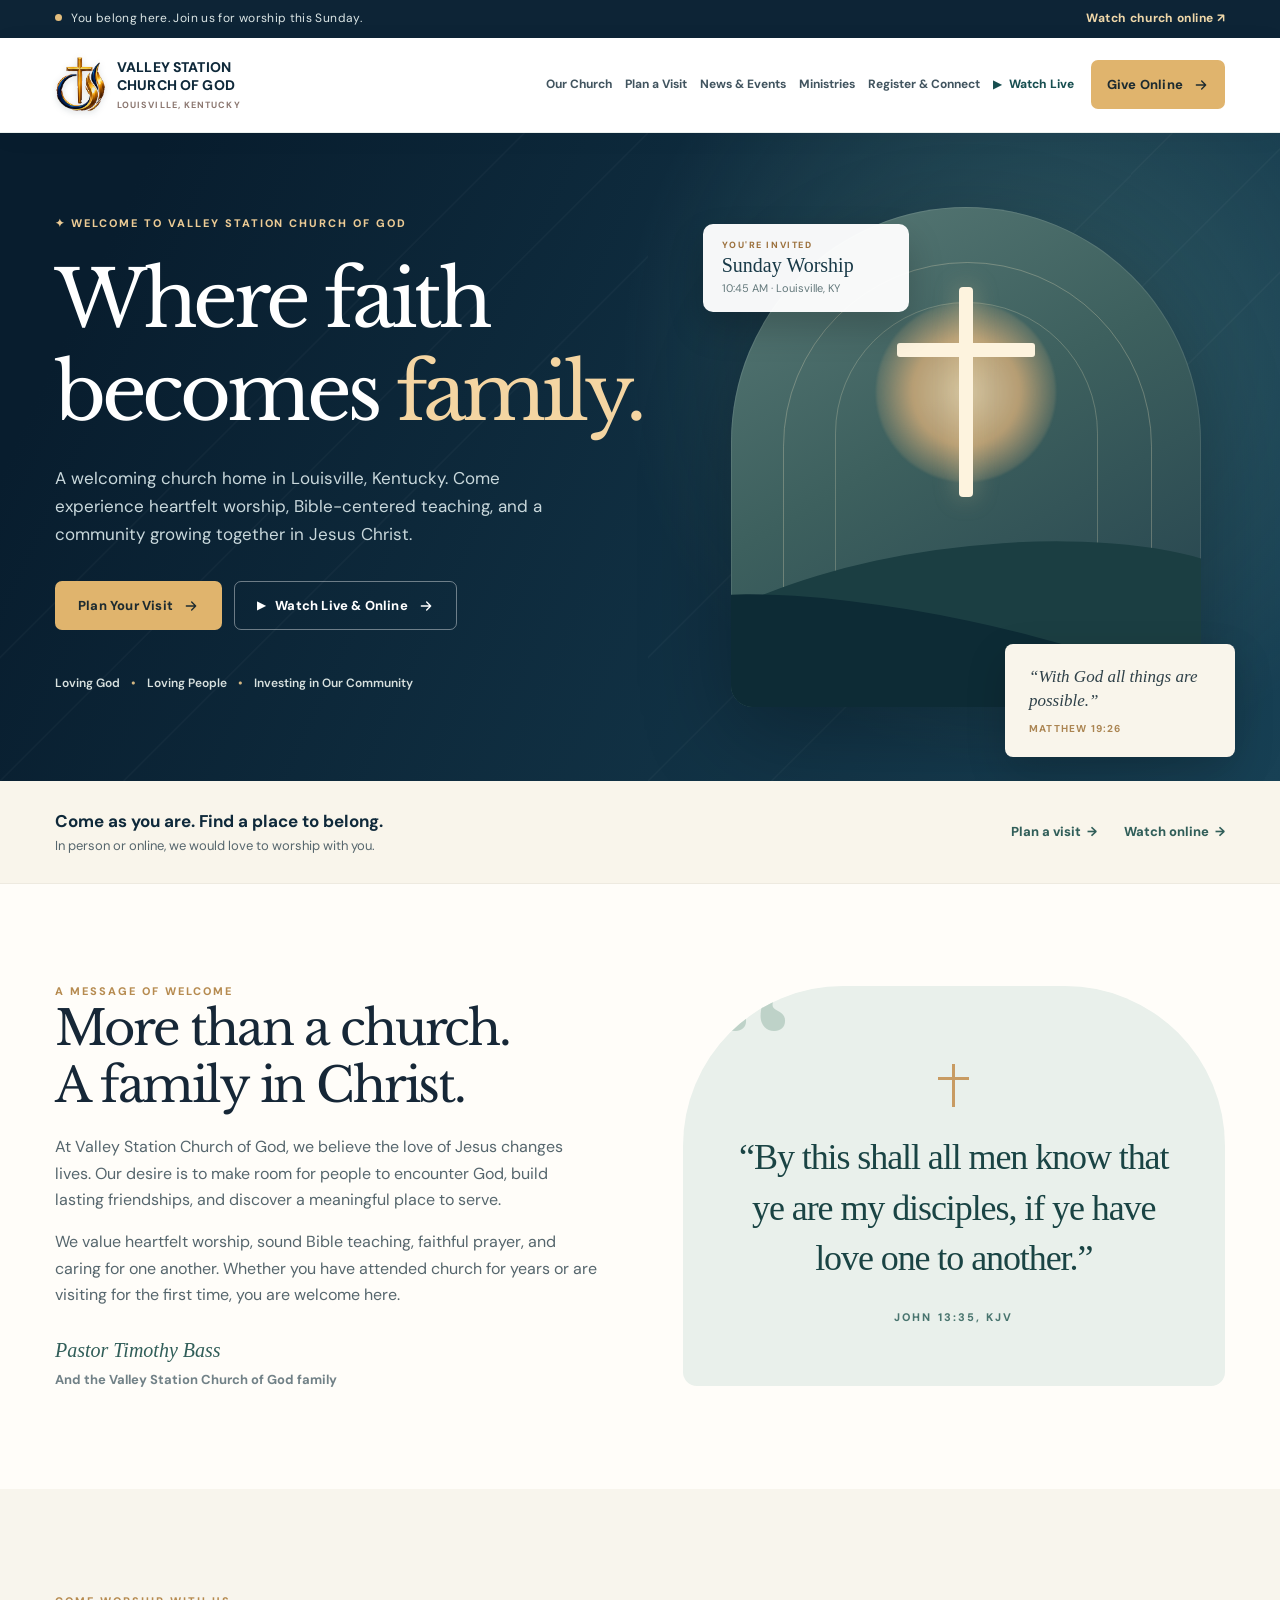
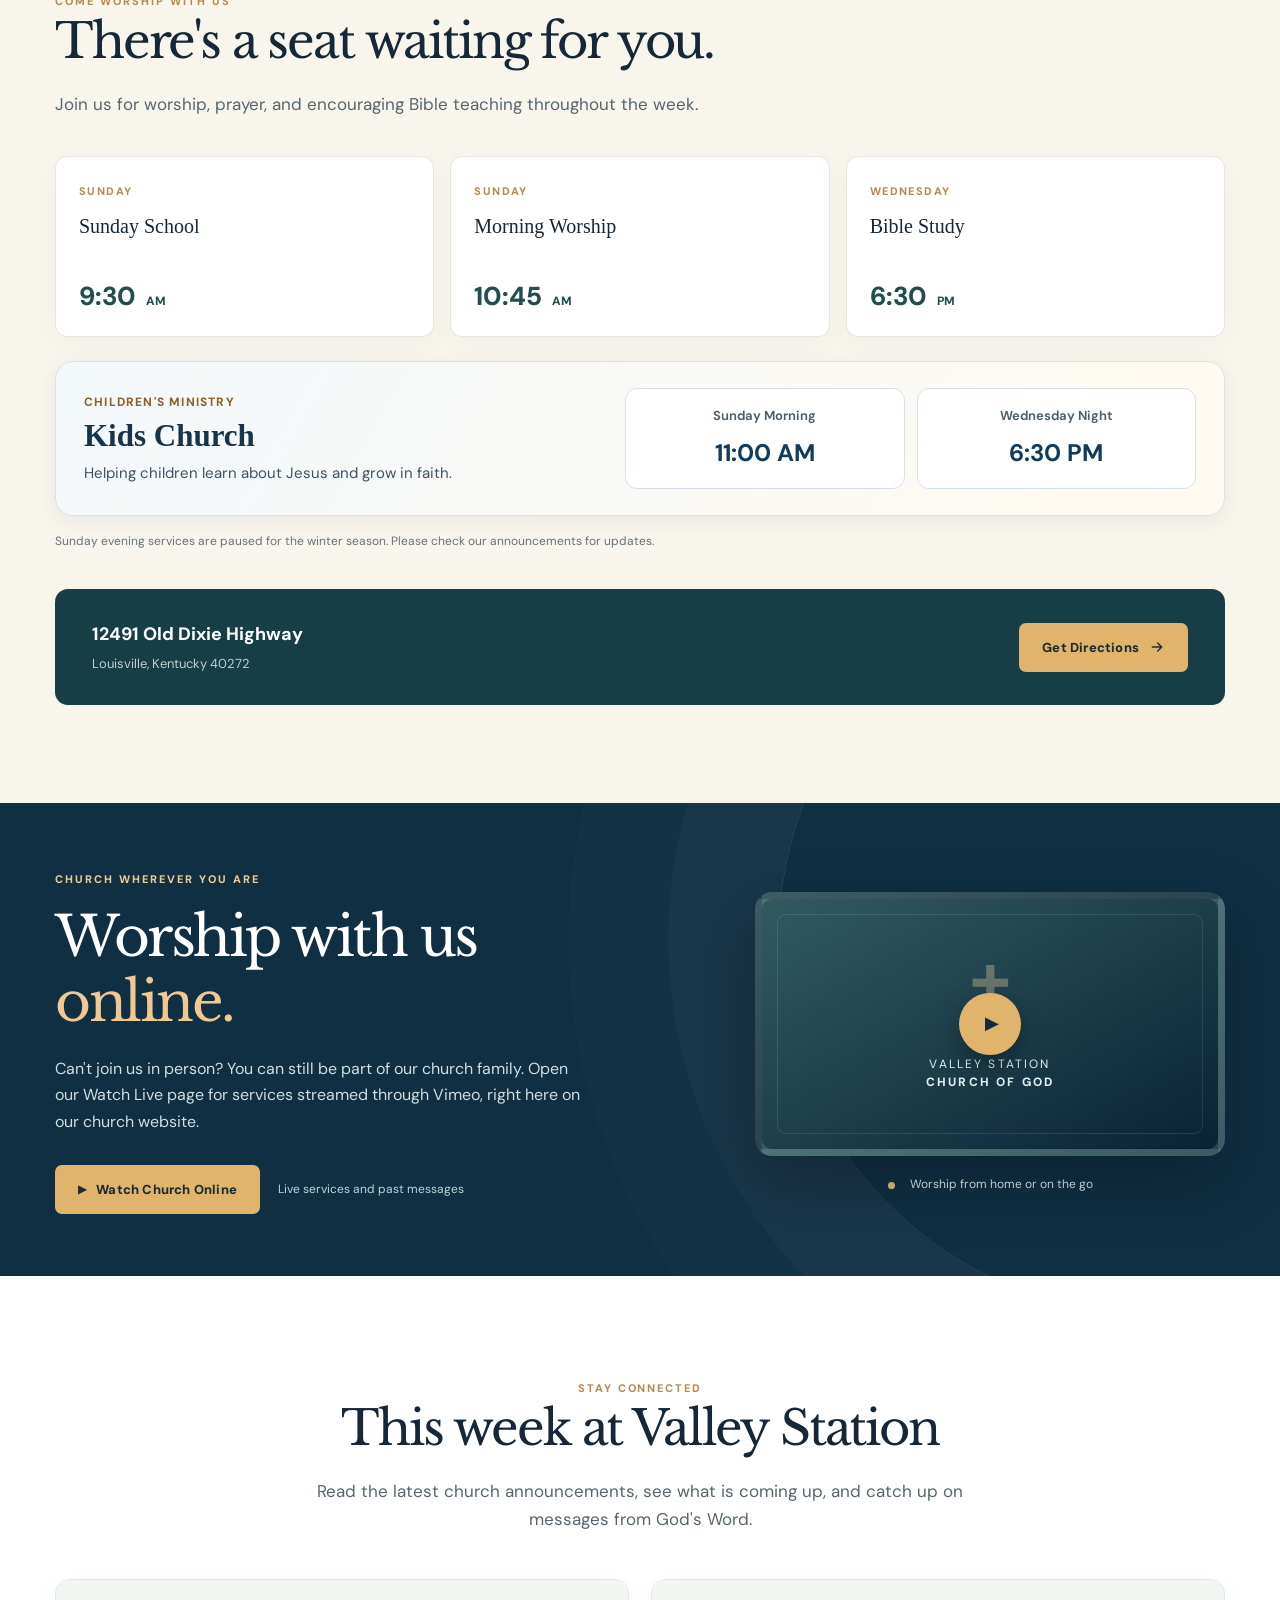
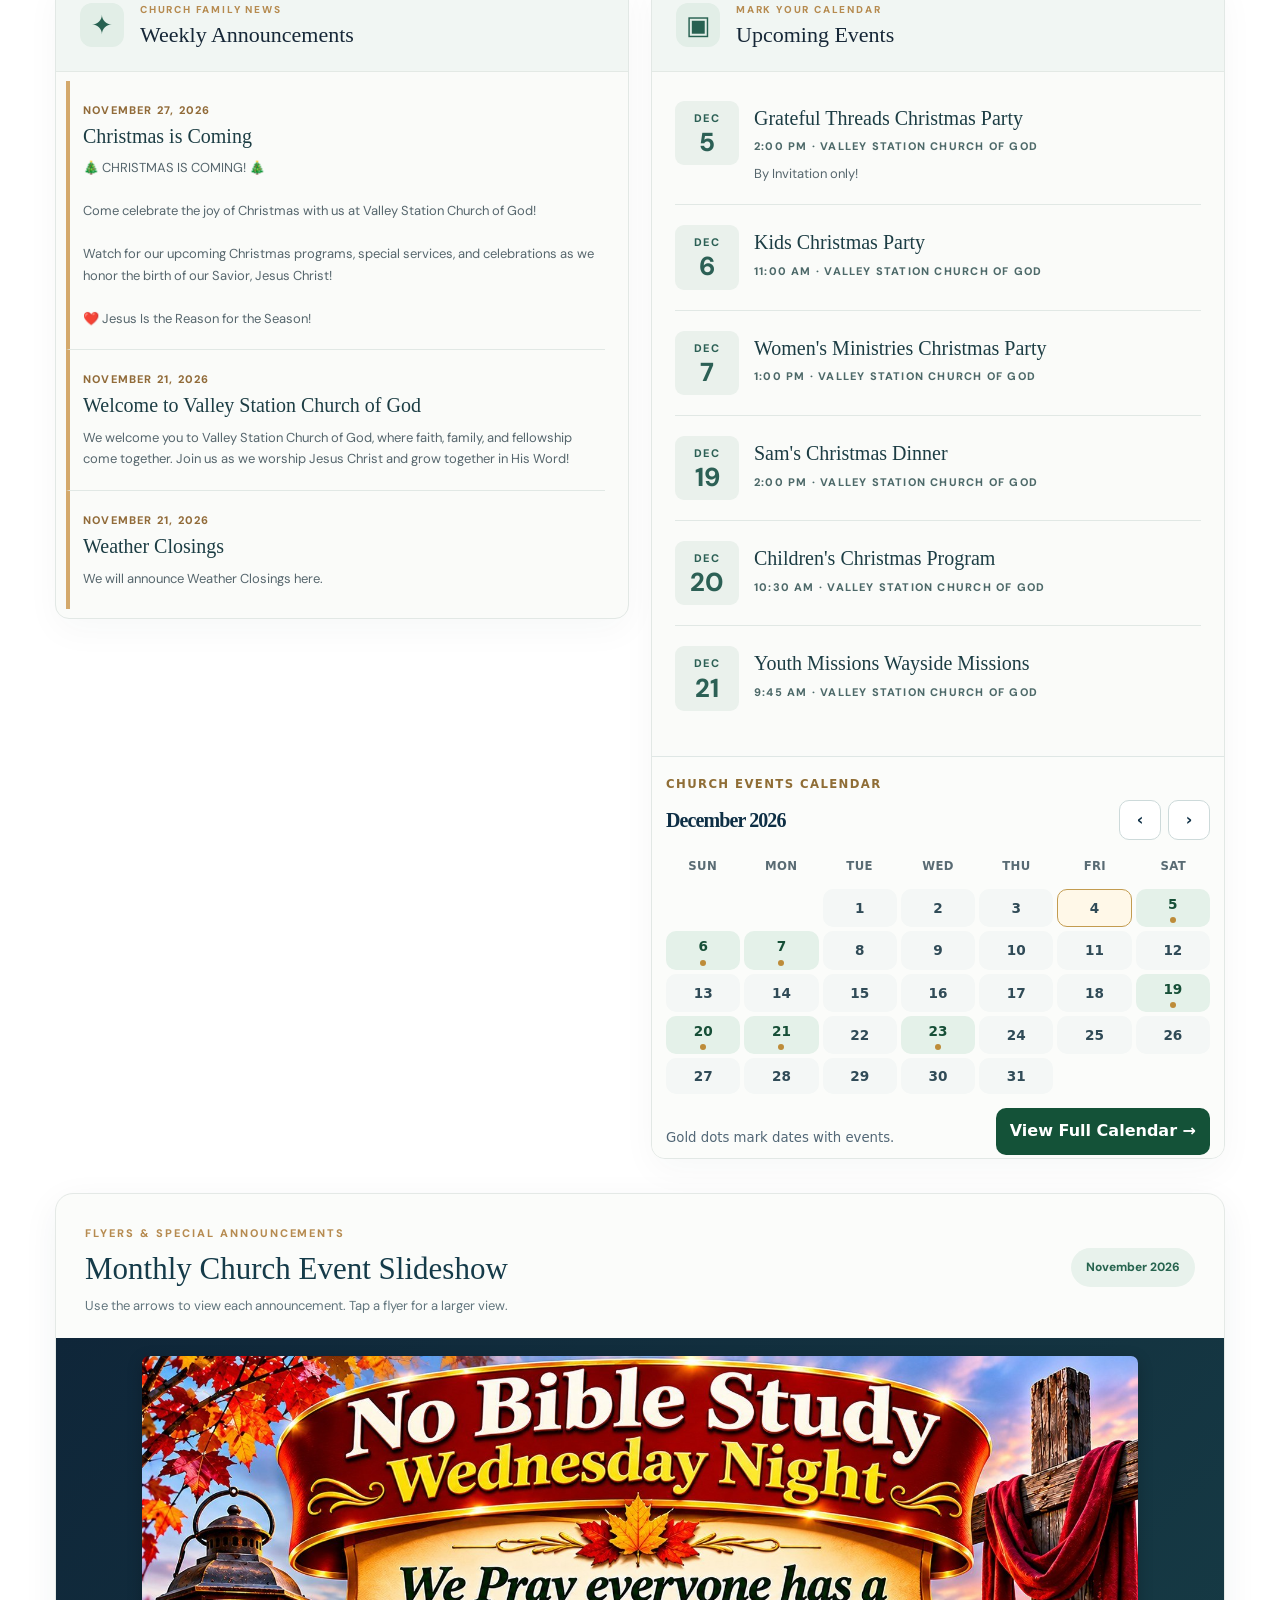
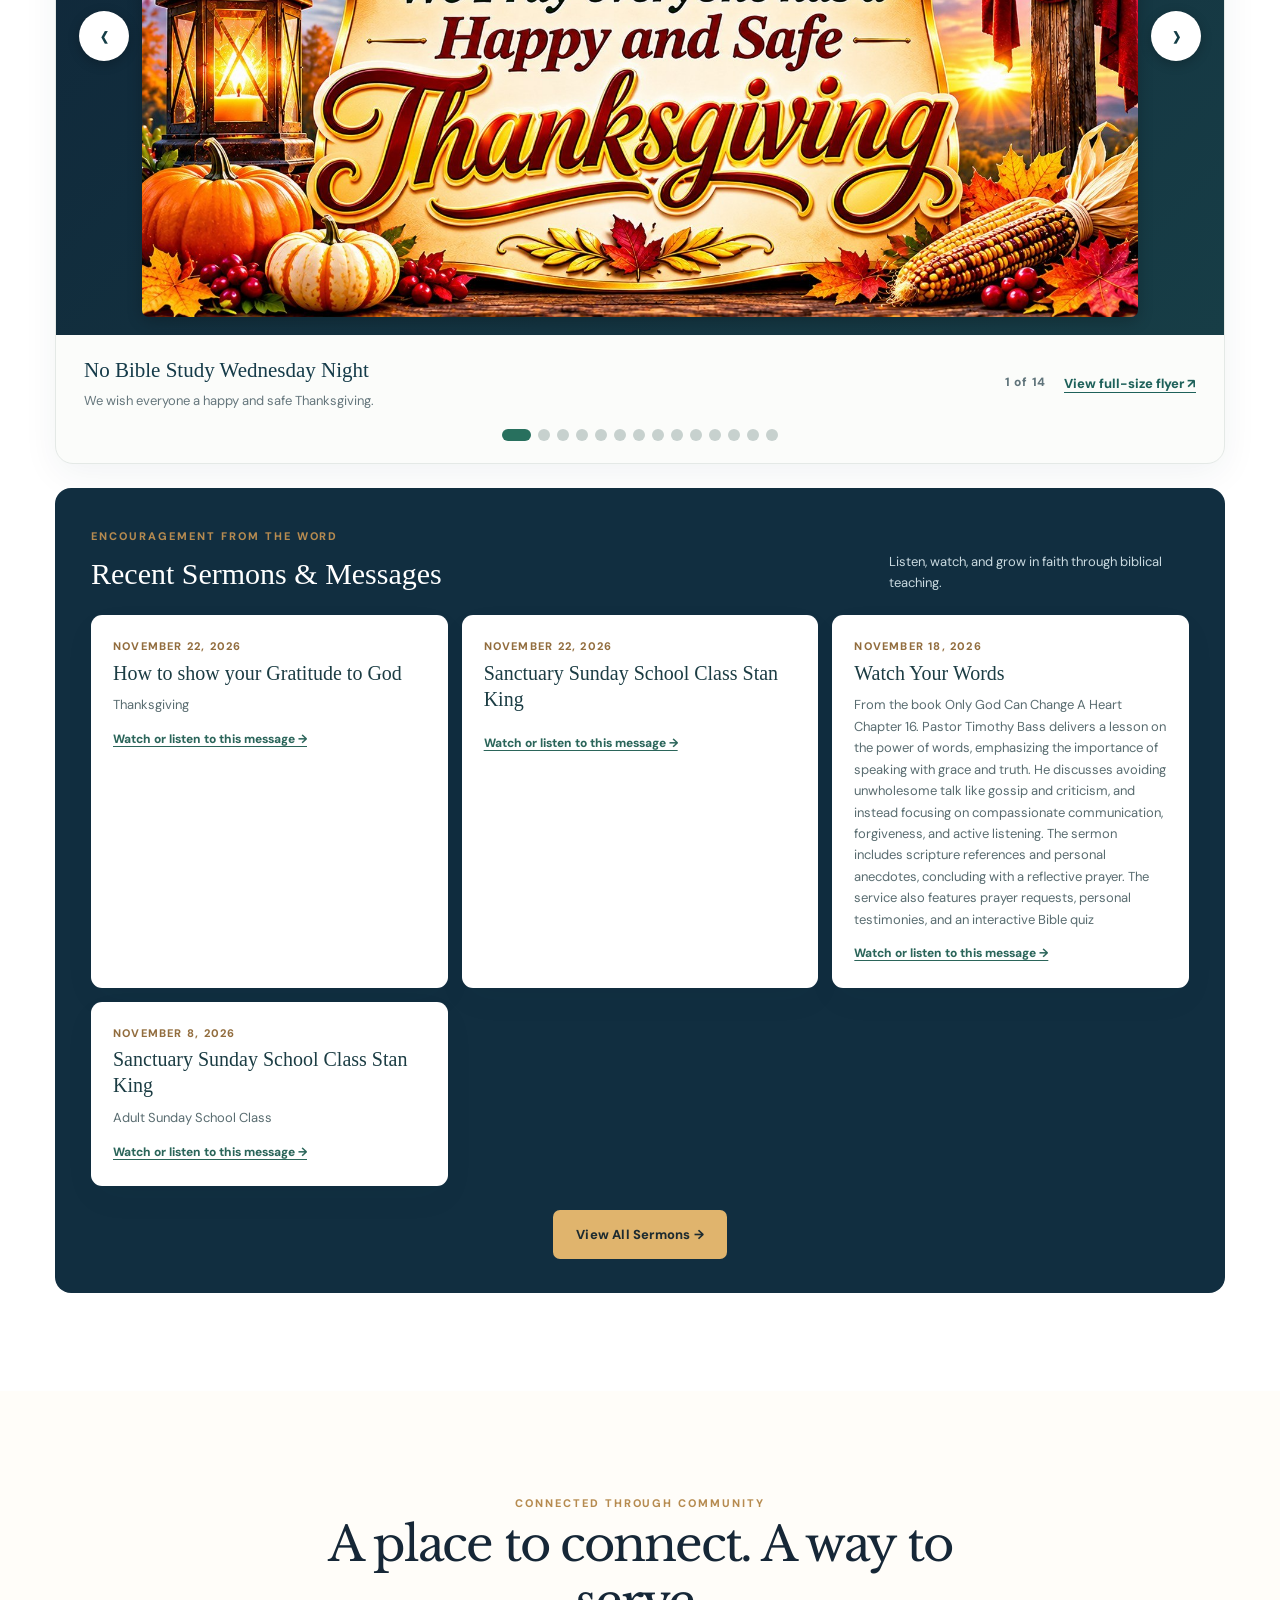
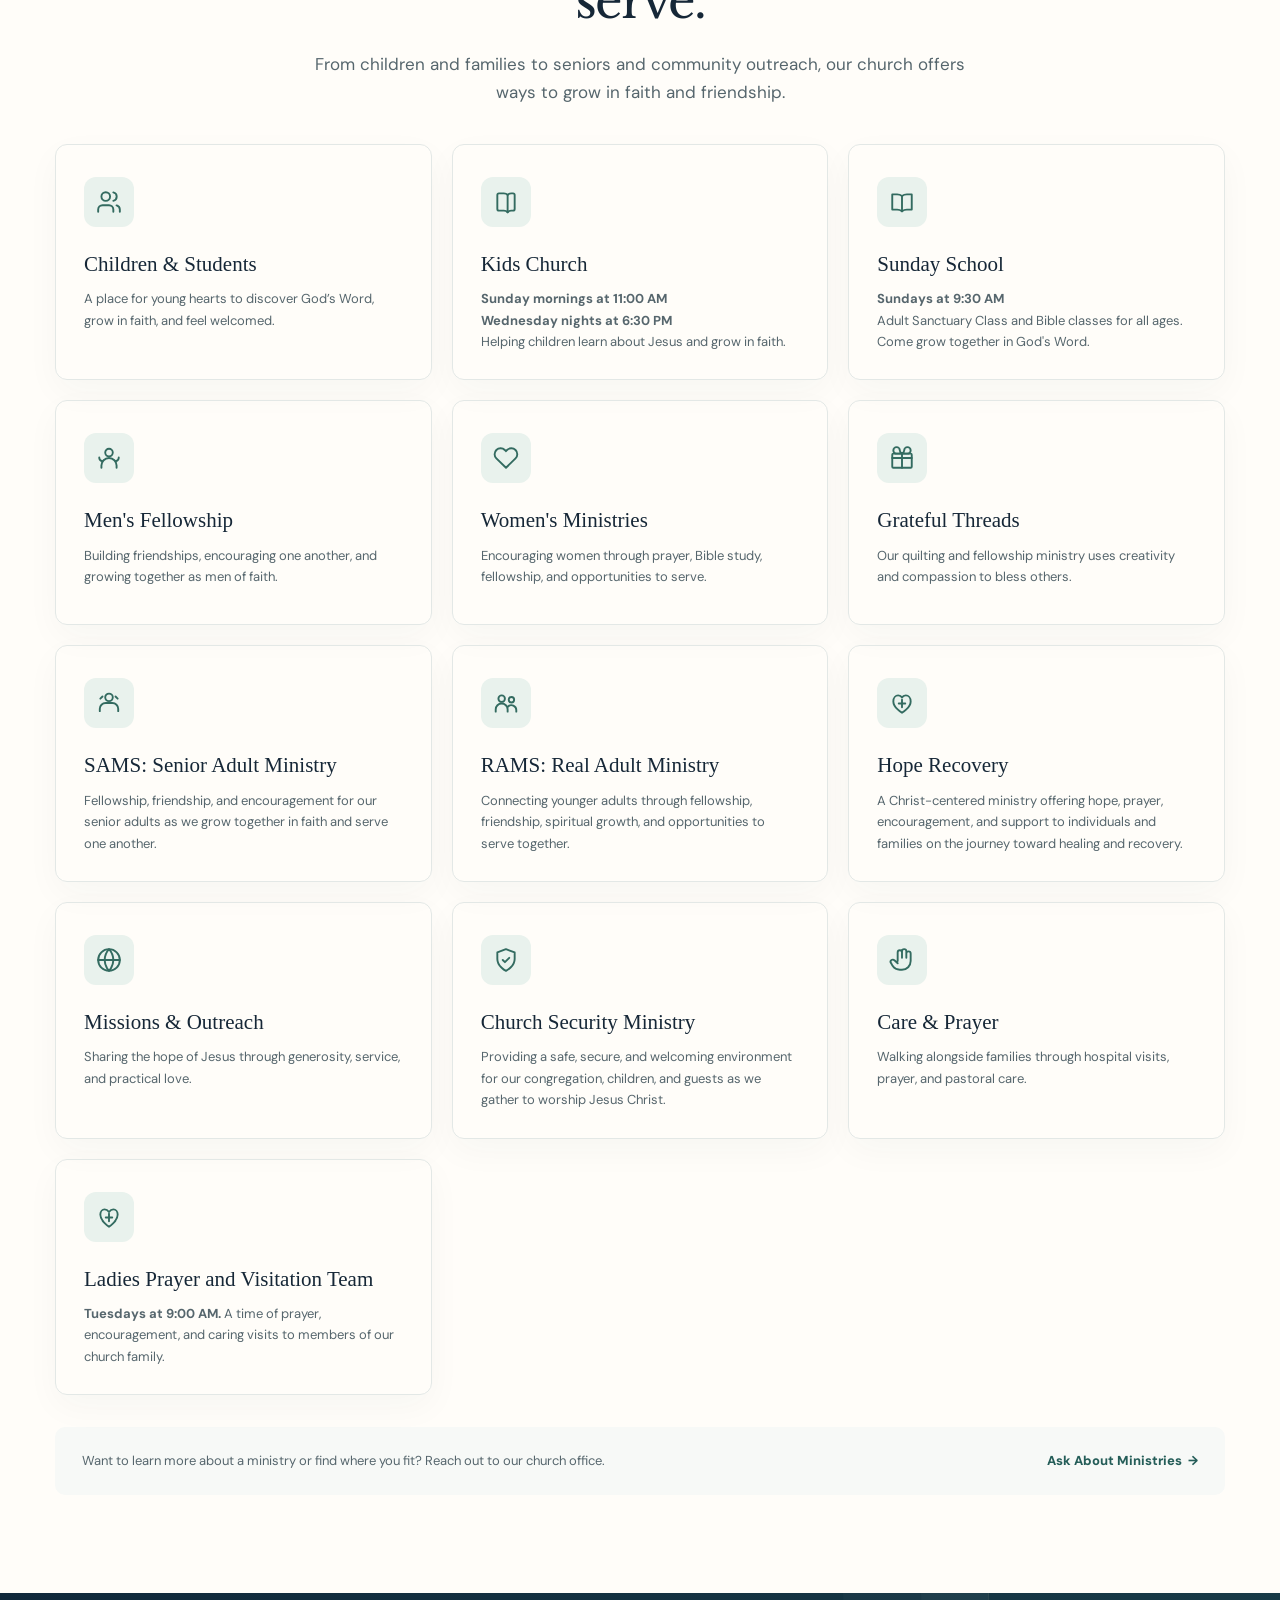
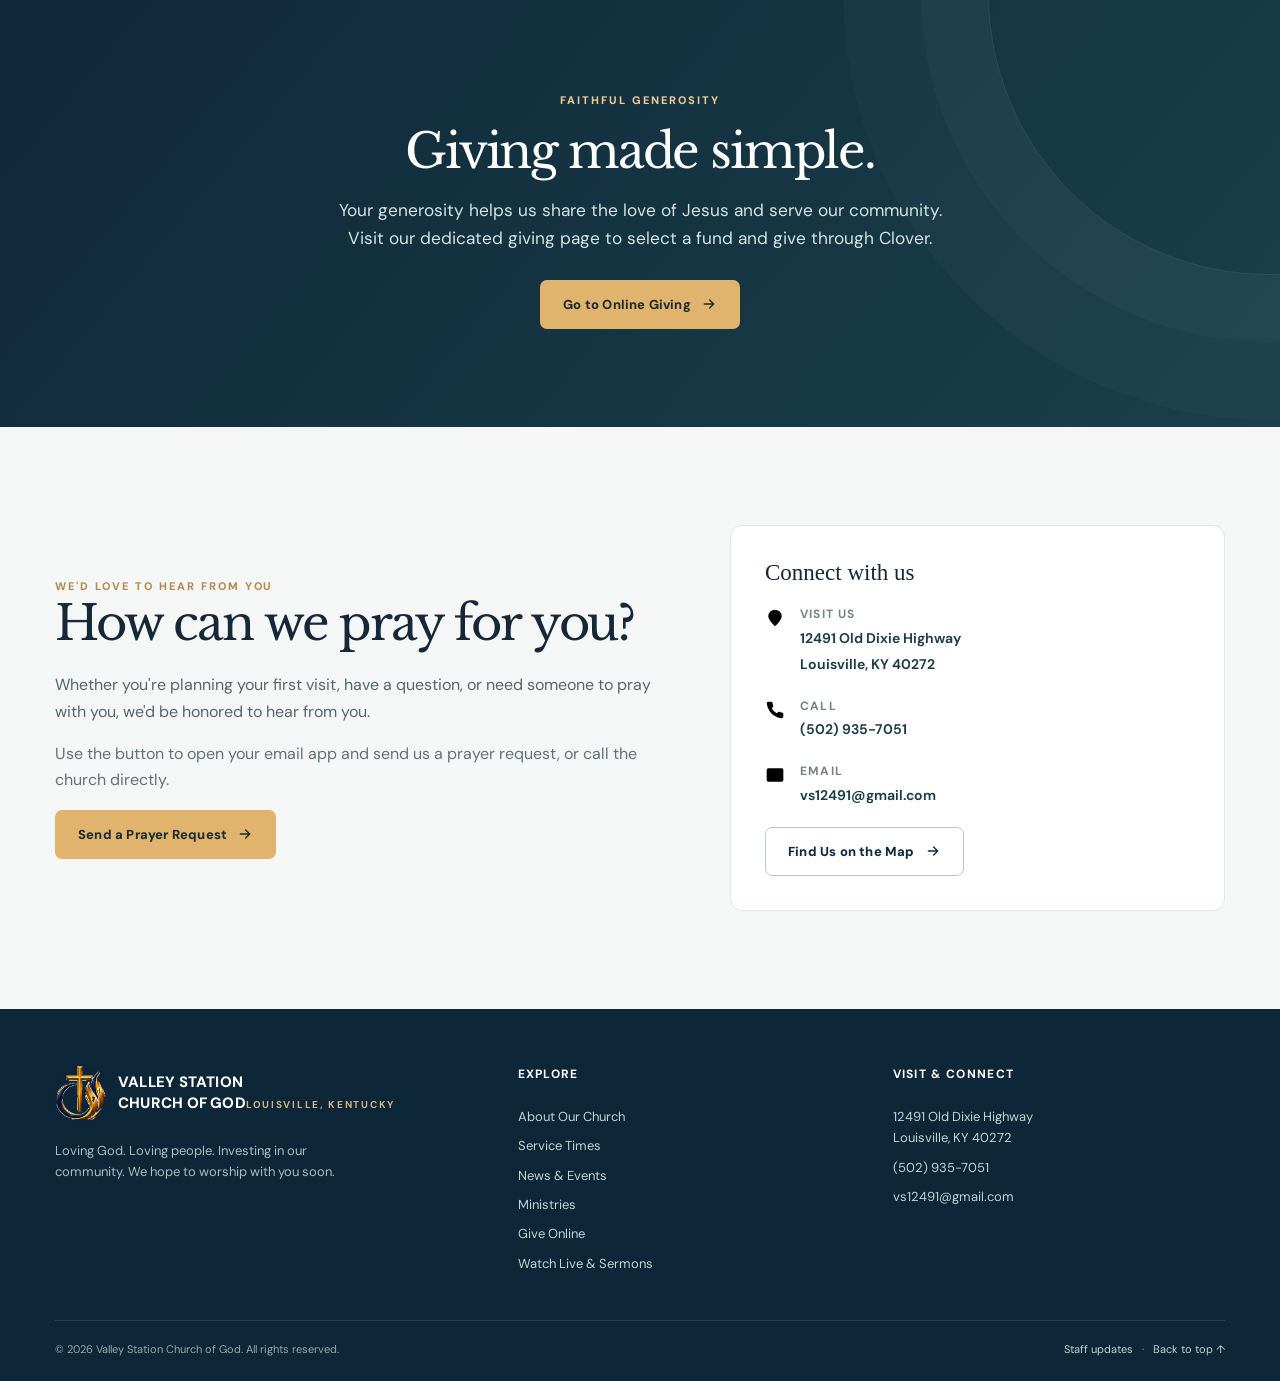
<file: index.html>
<!doctype html>
<html lang="en">
<head>
  <meta charset="utf-8">
  <meta name="viewport" content="width=device-width, initial-scale=1">
  <meta name="theme-color" content="#112b40">
  <meta name="description" content="Welcome to Valley Station Church of God in Louisville, Kentucky. Join us for Spirit-filled worship, Bible teaching, ministries for every generation, and a place to belong.">
  <meta property="og:title" content="Valley Station Church of God | Welcome Home">
  <meta property="og:description" content="Loving God. Loving People. Investing in Our Community. A place for you in Louisville, Kentucky.">
  <meta property="og:type" content="website">
  <meta property="og:url" content="https://myvscog.org/">
  <meta name="color-scheme" content="light">
  <link rel="icon" href="assets/icon-192.png" type="image/png">
  <link rel="apple-touch-icon" href="assets/icon-192.png">
  <link rel="manifest" href="manifest.webmanifest">
  <link rel="preconnect" href="https://fonts.googleapis.com">
  <link rel="preconnect" href="https://fonts.gstatic.com" crossorigin>
  <link rel="stylesheet" href="styles.css">
  <link rel="stylesheet" href="events-slideshow.css">
  <style>@media (min-width: 1001px) {.schedule {grid-template-columns: repeat(3, minmax(0, 1fr));}}
  /* Kids Church service schedule, responsive and independent from the site's main CSS. */
  .kids-church-schedule {margin:24px 0 16px; padding:26px 28px; border:1px solid #d8e2ec; border-radius:18px; background:linear-gradient(120deg,#f3f8fb,#fffaf0); display:grid; grid-template-columns:minmax(0,1fr) minmax(310px,1.1fr); gap:22px; align-items:center; box-shadow:0 6px 22px rgba(10,35,58,.06);}
  .kids-church-intro {min-width:0;}
  .kids-church-label {display:block; font-size:12px; font-weight:750; text-transform:uppercase; letter-spacing:.1em; color:#8b622b; margin-bottom:5px;}
  .kids-church-intro h3 {font-family:Georgia,'Times New Roman',serif; color:#18344a; font-size:clamp(24px,3vw,31px); line-height:1.15; margin:0 0 8px;}
  .kids-church-intro p {color:#3c5464; font-size:15px; line-height:1.55; margin:0;}
  .kids-church-times {display:grid; grid-template-columns:repeat(2,minmax(0,1fr)); gap:12px;}
  .kids-church-time {background:#fff; border:1px solid #d5e0e8; border-radius:12px; padding:16px 13px; text-align:center; min-width:0;}
  .kids-church-time span {display:block; color:#4b5e6a; font-size:13px; font-weight:650; margin-bottom:6px;}
  .kids-church-time strong {display:block; color:#123c5b; font-size:clamp(19px,2vw,24px); white-space:nowrap;}
  @media(max-width:760px) {.kids-church-schedule {grid-template-columns:1fr; padding:20px; gap:16px;}}
  @media(max-width:390px) {.kids-church-times {grid-template-columns:1fr;}}
  </style>
  <title>Valley Station Church of God | Louisville, Kentucky</title>
  <script type="application/ld+json">{"@context":"https://schema.org","@type":"Church","name":"Valley Station Church of God","telephone":"+1-502-935-7051","email":"vs12491@gmail.com","address":{"@type":"PostalAddress","streetAddress":"12491 Old Dixie Highway","addressLocality":"Louisville","addressRegion":"KY","postalCode":"40272","addressCountry":"US"}}</script>
</head>
<body>
<a class="skip-link" href="#main">Skip to main content</a>
<div class="top-note"><div class="container"><span><span class="top-dot" aria-hidden="true"></span> You belong here. Join us for worship this Sunday.</span><a class="top-watch" href="/watch/">Watch church online <span aria-hidden="true">↗</span></a></div></div>
<header class="header" id="top"><div class="container nav">
<a class="brand" href="#top" aria-label="Valley Station Church of God homepage"><img src="assets/church-of-god-logo.png" class="brand-logo" alt="Church of God emblem" width="51" height="57"><span><span class="brand-name">VALLEY STATION<br>CHURCH OF GOD</span><span class="brand-sub">Louisville, Kentucky</span></span></a>
<button class="menu-toggle" type="button" aria-label="Open menu" aria-expanded="false" aria-controls="site-nav"><svg viewBox="0 0 24 24" fill="none" stroke="currentColor" stroke-width="2" stroke-linecap="round"><path d="M4 7h16M4 12h16M4 17h16"/></svg></button>
<nav class="nav-links" id="site-nav" aria-label="Main navigation"><a href="#welcome">Our Church</a><a href="#visit">Plan a Visit</a><a href="#news">News &amp; Events</a><a href="#ministries">Ministries</a><a href="/register/">Register &amp; Connect</a><a class="nav-watch" href="/watch/"><span aria-hidden="true">▶</span> Watch Live</a><a class="btn" href="/give/">Give Online <svg aria-hidden="true" viewBox="0 0 24 24" fill="none" stroke="currentColor" stroke-width="2" stroke-linecap="round" stroke-linejoin="round"><path d="M5 12h14m-6-6 6 6-6 6"/></svg></a></nav>
</div></header>
<main id="main">
<section class="hero" aria-labelledby="hero-heading"><div class="container hero-inner"><div class="hero-copy"><span class="eyebrow light"><span class="tiny-cross" aria-hidden="true">✦</span> Welcome to Valley Station Church of God</span><h1 id="hero-heading">Where faith<br>becomes <em>family.</em></h1><p>A welcoming church home in Louisville, Kentucky. Come experience heartfelt worship, Bible-centered teaching, and a community growing together in Jesus Christ.</p><div class="hero-actions"><a class="btn" href="#visit">Plan Your Visit <svg aria-hidden="true" viewBox="0 0 24 24" fill="none" stroke="currentColor" stroke-width="2" stroke-linecap="round" stroke-linejoin="round"><path d="M5 12h14m-6-6 6 6-6 6"/></svg></a><a class="btn btn-outline" href="/watch/"><span class="play-icon" aria-hidden="true">▶</span> Watch Live &amp; Online <svg aria-hidden="true" viewBox="0 0 24 24" fill="none" stroke="currentColor" stroke-width="2" stroke-linecap="round" stroke-linejoin="round"><path d="M5 12h14m-6-6 6 6-6 6"/></svg></a></div><div class="hero-tags"><span>Loving God</span><span>Loving People</span><span>Investing in Our Community</span></div></div>
<div class="hero-art" aria-hidden="true"><div class="hero-art-frame"><div class="arc"></div><div class="sun"></div><div class="illustration-cross"></div><div class="hill"></div><div class="hill two"></div></div><div class="art-quote">“With God all things are possible.”<strong>Matthew 19:26</strong></div><div class="hero-service-badge"><span>YOU'RE INVITED</span><strong>Sunday Worship</strong><small>10:45 AM · Louisville, KY</small></div></div></div></section>
<div class="welcome-band"><div class="container welcome-band-inner"><div><strong>Come as you are. Find a place to belong.</strong><p>In person or online, we would love to worship with you.</p></div><div class="welcome-actions"><a href="#visit">Plan a visit &nbsp;→</a><a href="/watch/">Watch online &nbsp;→</a></div></div></div>
<section class="section story" id="welcome" aria-labelledby="welcome-heading"><div class="container split"><div><div class="eyebrow">A Message of Welcome</div><h2 id="welcome-heading">More than a church.<br>A family in Christ.</h2><p>At Valley Station Church of God, we believe the love of Jesus changes lives. Our desire is to make room for people to encounter God, build lasting friendships, and discover a meaningful place to serve.</p><p>We value heartfelt worship, sound Bible teaching, faithful prayer, and caring for one another. Whether you have attended church for years or are visiting for the first time, you are welcome here.</p><p class="signature">Pastor Timothy Bass</p><div class="signature-sub">And the Valley Station Church of God family</div></div><div class="verse-card"><span class="small-cross" aria-hidden="true"></span><blockquote>“By this shall all men know that ye are my disciples, if ye have love one to another.”</blockquote><cite>John 13:35, KJV</cite></div></div></section>
<section class="section section-visit" id="visit" aria-labelledby="visit-heading"><div class="container"><div class="section-head"><span class="eyebrow">Come Worship With Us</span><h2 id="visit-heading">There's a seat waiting for you.</h2><p>Join us for worship, prayer, and encouraging Bible teaching throughout the week.</p></div><div class="schedule">
<article class="time-card"><div class="day">Sunday</div><h3>Sunday School</h3><div class="time">9:30 <small>AM</small></div></article>
<article class="time-card"><div class="day">Sunday</div><h3>Morning Worship</h3><div class="time">10:45 <small>AM</small></div></article>

<article class="time-card"><div class="day">Wednesday</div><h3>Bible Study</h3><div class="time">6:30 <small>PM</small></div></article>
</div>
<div class="kids-church-schedule" aria-labelledby="kids-church-schedule-title">
  <div class="kids-church-intro">
    <span class="kids-church-label">Children's Ministry</span>
    <h3 id="kids-church-schedule-title">Kids Church</h3>
    <p>Helping children learn about Jesus and grow in faith.</p>
  </div>
  <div class="kids-church-times" aria-label="Kids Church meeting times">
    <div class="kids-church-time"><span>Sunday Morning</span><strong>11:00 AM</strong></div>
    <div class="kids-church-time"><span>Wednesday Night</span><strong>6:30 PM</strong></div>
  </div>
</div><p class="schedule-note">Sunday evening services are paused for the winter season. Please check our announcements for updates.</p><div class="visit-bottom"><div><div class="address">12491 Old Dixie Highway</div><p>Louisville, Kentucky 40272</p></div><a class="btn" href="https://www.google.com/maps/search/?api=1&amp;query=12491+Old+Dixie+Highway+Louisville+KY+40272" target="_blank" rel="noopener noreferrer">Get Directions <svg aria-hidden="true" viewBox="0 0 24 24" fill="none" stroke="currentColor" stroke-width="2" stroke-linecap="round" stroke-linejoin="round"><path d="M5 12h14m-6-6 6 6-6 6"/></svg></a></div></div></section>

<section class="livestream-feature" aria-labelledby="livestream-feature-title" id="watch-online">
  <div class="container livestream-feature-inner">
    <div class="livestream-feature-copy"><span class="eyebrow light">Church wherever you are</span><h2 id="livestream-feature-title">Worship with us <em>online.</em></h2><p>Can't join us in person? You can still be part of our church family. Open our Watch Live page for services streamed through Vimeo, right here on our church website.</p><div class="livestream-feature-actions"><a class="btn" href="/watch/"><span class="play-icon" aria-hidden="true">▶</span> Watch Church Online</a><span>Live services and past messages</span></div></div>
    <div class="livestream-feature-art" aria-hidden="true"><div class="watch-art-screen"><div class="watch-art-mark">✝</div><span class="watch-art-play">▶</span><p>VALLEY STATION<br><strong>CHURCH OF GOD</strong></p></div><div class="watch-art-caption"><span class="caption-dot"></span> Worship from home or on the go</div></div>
  </div>
</section>
<section class="section updates-section" id="news" aria-labelledby="news-heading">
  <div class="container">
    <div class="section-head center">
      <span class="eyebrow">Stay Connected</span>
      <h2 id="news-heading">This week at Valley Station</h2>
      <p>Read the latest church announcements, see what is coming up, and catch up on messages from God's Word.</p>
    </div>
    <div class="updates-grid">
      <section class="updates-panel" aria-labelledby="announcements-heading">
        <div class="updates-panel-header"><span class="updates-icon" aria-hidden="true">✦</span><div><div class="eyebrow">Church Family News</div><h3 id="announcements-heading">Weekly Announcements</h3></div></div>
        <div id="announcements-list" class="updates-list" aria-live="polite"><p class="updates-loading">Loading announcements…</p></div>
      </section>
      <section class="updates-panel" aria-labelledby="events-heading">
        <div class="updates-panel-header"><span class="updates-icon" aria-hidden="true">▣</span><div><div class="eyebrow">Mark Your Calendar</div><h3 id="events-heading">Upcoming Events</h3></div></div>
        <div id="events-list" class="updates-list" aria-live="polite"><p class="updates-loading">Loading events…</p></div>
      </section>
    </div>
    <!-- Monthly slide gallery appears directly below Upcoming Events -->
    <section id="event-showcase" class="event-showcase" aria-labelledby="event-slideshow-heading">
      <div class="event-showcase-heading">
        <div><span class="eyebrow">Flyers &amp; Special Announcements</span><h3 id="event-slideshow-heading">Monthly Church Event Slideshow</h3><p>Use the arrows to view each announcement. Tap a flyer for a larger view.</p></div>
        <span class="event-showcase-chip" id="event-slide-month">Church Events</span>
      </div>
      <div class="event-showcase-stage" tabindex="0" role="region" aria-roledescription="carousel" aria-label="Monthly church event flyers">
        <button type="button" class="event-showcase-arrow" id="event-slide-prev" aria-label="Previous event slide" disabled>‹</button>
        <figure class="event-showcase-image"><img id="event-slide-image" alt="Church event flyer" src="" loading="lazy" decoding="async"></figure>
        <button type="button" class="event-showcase-arrow" id="event-slide-next" aria-label="Next event slide" disabled>›</button>
      </div>
      <div class="event-showcase-info">
        <div class="event-showcase-title"><h4 id="event-slide-title">Loading events…</h4><p id="event-slide-details">Monthly church announcements and activities.</p></div>
        <div class="event-showcase-tools"><span class="event-showcase-count" id="event-slide-count" aria-live="polite">1 of 1</span><a id="event-slide-open" class="event-flyer-link" target="_blank" rel="noopener noreferrer" href="#" hidden>View full-size flyer ↗</a></div>
      </div>
      <div class="event-showcase-dots" id="event-slide-dots" aria-label="Choose an event slide"></div>
    </section>
    <section class="sermon-panel" aria-labelledby="sermons-heading">
      <div class="sermon-header"><div><span class="eyebrow">Encouragement From the Word</span><h3 id="sermons-heading">Recent Sermons &amp; Messages</h3></div><p>Listen, watch, and grow in faith through biblical teaching.</p></div>
      <div id="sermons-list" class="sermons-list" aria-live="polite"><p class="updates-loading">Loading sermons…</p></div>
    </section>
  </div>
</section>
<section class="section" id="ministries" aria-labelledby="ministries-heading"><div class="container"><div class="section-head center"><span class="eyebrow">Connected Through Community</span><h2 id="ministries-heading">A place to connect. A way to serve.</h2><p>From children and families to seniors and community outreach, our church offers ways to grow in faith and friendship.</p></div><div class="ministry-grid"><article class="ministry"><div class="ministry-icon"><svg viewBox="0 0 24 24" aria-hidden="true"><path d="M16 21v-2a4 4 0 0 0-4-4H6a4 4 0 0 0-4 4v2"/><circle cx="9" cy="7" r="4"/><path d="M22 21v-2a4 4 0 0 0-3-3.9M16 3.1a4 4 0 0 1 0 7.8"/></svg></div><h3>Children & Students</h3><p>A place for young hearts to discover God’s Word, grow in faith, and feel welcomed.</p></article>
<article class="ministry kids-church-ministry"><div class="ministry-icon" aria-hidden="true"><svg viewBox="0 0 24 24" fill="none" stroke="currentColor" stroke-width="1.9" stroke-linecap="round" stroke-linejoin="round"><path d="M4 5.5c0-.8.7-1.5 1.5-1.5H10c1.4 0 2.7.6 3.5 1.5.8-.9 2.1-1.5 3.5-1.5h1.5c.8 0 1.5.7 1.5 1.5v13c0 .8-.7 1.5-1.5 1.5H17c-1.4 0-2.7.6-3.5 1.5-.8-.9-2.1-1.5-3.5-1.5H5.5c-.8 0-1.5-.7-1.5-1.5z"/><path d="M13.5 5.5v16"/></svg></div><h3>Kids Church</h3><p><strong>Sunday mornings at 11:00 AM</strong><br><strong>Wednesday nights at 6:30 PM</strong><br>Helping children learn about Jesus and grow in faith.</p></article>
<article class="ministry sunday-school-ministry"><div class="ministry-icon" aria-hidden="true"><svg viewBox="0 0 24 24" fill="none" stroke="currentColor" stroke-width="1.8" stroke-linecap="round" stroke-linejoin="round"><path d="M12 6.5C10.7 5.5 9.2 5 7.5 5H3v14h4.5c1.7 0 3.2.5 4.5 1.5 1.3-1 2.8-1.5 4.5-1.5H21V5h-4.5c-1.7 0-3.2.5-4.5 1.5Z"/><path d="M12 6.5v14"/></svg></div><h3>Sunday School</h3><p><strong>Sundays at 9:30 AM</strong><br>Adult Sanctuary Class and Bible classes for all ages. Come grow together in God's Word.</p></article>
<article class="ministry"><div class="ministry-icon" aria-hidden="true"><svg viewBox="0 0 24 24" fill="none" stroke="currentColor" stroke-width="1.8" stroke-linecap="round" stroke-linejoin="round"><circle cx="12" cy="7" r="3.5"/><path d="M5 21v-2a7 7 0 0 1 14 0v2M3 11.5a3.5 3.5 0 0 0 3 3.5m15-3.5a3.5 3.5 0 0 1-3 3.5"/></svg></div><h3>Men's Fellowship</h3><p>Building friendships, encouraging one another, and growing together as men of faith.</p></article>
<article class="ministry"><div class="ministry-icon" aria-hidden="true"><svg viewBox="0 0 24 24" fill="none" stroke="currentColor" stroke-width="1.8" stroke-linecap="round" stroke-linejoin="round"><path d="M20.8 4.6a5.5 5.5 0 0 0-7.8 0L12 5.7l-1.1-1.1a5.5 5.5 0 0 0-7.8 7.8L12 21l8.8-8.6a5.5 5.5 0 0 0 0-7.8Z"/></svg></div><h3>Women's Ministries</h3><p>Encouraging women through prayer, Bible study, fellowship, and opportunities to serve.</p></article>
<article class="ministry"><div class="ministry-icon"><svg viewBox="0 0 24 24" aria-hidden="true"><rect x="3" y="8" width="18" height="13" rx="1"/><path d="M12 8v13M3 12h18M12 8H7a3 3 0 1 1 3-3c0 1.7 2 3 2 3Zm0 0h5a3 3 0 1 0-3-3c0 1.7-2 3-2 3Z"/></svg></div><h3>Grateful Threads</h3><p>Our quilting and fellowship ministry uses creativity and compassion to bless others.</p></article>
<article class="ministry sams-ministry"><div class="ministry-icon" aria-hidden="true"><svg viewBox="0 0 24 24" fill="none" stroke="currentColor" stroke-width="1.8" stroke-linecap="round" stroke-linejoin="round"><path d="M3.5 19.5v-2.1a5.4 5.4 0 0 1 5.4-5.4h6.2a5.4 5.4 0 0 1 5.4 5.4v2.1"/><circle cx="12" cy="6.8" r="3.5"/><path d="M6 6 4 8M18 6l2 2"/></svg></div><h3>SAMS: Senior Adult Ministry</h3><p>Fellowship, friendship, and encouragement for our senior adults as we grow together in faith and serve one another.</p></article>
<article class="ministry rams-ministry"><div class="ministry-icon" aria-hidden="true"><svg viewBox="0 0 24 24" fill="none" stroke="currentColor" stroke-width="1.8" stroke-linecap="round" stroke-linejoin="round"><circle cx="8" cy="8" r="3"/><circle cx="17" cy="9" r="2.5"/><path d="M2.5 20v-2a5.5 5.5 0 0 1 11 0v2M14 15.2a4.5 4.5 0 0 1 7.5 3.3V20"/></svg></div><h3>RAMS: Real Adult Ministry</h3><p>Connecting younger adults through fellowship, friendship, spiritual growth, and opportunities to serve together.</p></article>
<article class="ministry hope-recovery-ministry"><div class="ministry-icon"><svg viewBox="0 0 24 24" aria-hidden="true" fill="none" stroke="currentColor" stroke-width="1.8" stroke-linecap="round" stroke-linejoin="round"><path d="M12 21s-8-4.8-8-10.5C4 7.1 6.1 5 8.5 5c1.6 0 2.8.7 3.5 1.9.7-1.2 1.9-1.9 3.5-1.9 2.4 0 4.5 2.1 4.5 5.5C20 16.2 12 21 12 21Z"/><path d="M12 9v7M9 12.5h6"/></svg></div><h3>Hope Recovery</h3><p>A Christ-centered ministry offering hope, prayer, encouragement, and support to individuals and families on the journey toward healing and recovery.</p></article>
<article class="ministry"><div class="ministry-icon"><svg viewBox="0 0 24 24" aria-hidden="true"><circle cx="12" cy="12" r="10"/><path d="M2 12h20M12 2a15.3 15.3 0 0 1 4 10 15.3 15.3 0 0 1-4 10 15.3 15.3 0 0 1-4-10 15.3 15.3 0 0 1 4-10Z"/></svg></div><h3>Missions & Outreach</h3><p>Sharing the hope of Jesus through generosity, service, and practical love.</p></article>
<article class="ministry">
  <div class="ministry-icon" aria-hidden="true">
    <svg viewBox="0 0 24 24" fill="none" stroke="currentColor" stroke-width="1.8" stroke-linecap="round" stroke-linejoin="round">
      <path d="M12 22s8-4 8-11V5l-8-3-8 3v6c0 7 8 11 8 11z"/>
      <path d="m9 12 2 2 4-4"/>
    </svg>
  </div>
  <h3>Church Security Ministry</h3>
  <p>Providing a safe, secure, and welcoming environment for our congregation, children, and guests as we gather to worship Jesus Christ.</p>
</article>
  <article class="ministry"><div class="ministry-icon"><svg viewBox="0 0 24 24" aria-hidden="true"><path d="M8 13V5a2 2 0 0 1 4 0v5-6a2 2 0 0 1 4 0v6-4a2 2 0 0 1 4 0v7a8 8 0 0 1-8 8h-2a8 8 0 0 1-6.7-3.6L2 15a2 2 0 0 1 3-2.7L8 15"/></svg></div><h3>Care & Prayer</h3><p>Walking alongside families through hospital visits, prayer, and pastoral care.</p></article><article class="ministry"><div class="ministry-icon"><svg viewBox="0 0 24 24" aria-hidden="true" fill="none" stroke="currentColor" stroke-width="1.8" stroke-linecap="round" stroke-linejoin="round"><path d="M12 21s-8-5.1-8-11.2C4 6.7 5.9 5 7.9 5c1.9 0 3.1 1 4.1 2.4C13 6 14.2 5 16.1 5 18.1 5 20 6.7 20 9.8 20 15.9 12 21 12 21Z"/><path d="M12 9v7M9 12.5h6"/></svg></div><h3>Ladies Prayer and Visitation Team</h3><p><strong>Tuesdays at 9:00 AM.</strong> A time of prayer, encouragement, and caring visits to members of our church family.</p></article></div><div class="ministry-cta"><p>Want to learn more about a ministry or find where you fit? Reach out to our church office.</p><a href="mailto:vs12491@gmail.com?subject=Ministry%20Information">Ask About Ministries &nbsp;→</a></div></div></section>
<section class="section giving" id="give" aria-labelledby="give-heading">
  <div class="container" style="text-align:center;max-width:830px;">
    <div class="eyebrow light" style="margin-bottom:14px;">Faithful Generosity</div>
    <h2 id="give-heading" style="color:#fff;margin-bottom:16px;">Giving made simple.</h2>
    <p style="color:#d6e4e3;font-size:1.08rem;margin:0 auto 27px;max-width:620px;">Your generosity helps us share the love of Jesus and serve our community. Visit our dedicated giving page to select a fund and give through Clover.</p>
    <a class="btn" href="/give/" aria-label="Open the secure online giving page">Go to Online Giving <svg aria-hidden="true" viewBox="0 0 24 24" fill="none" stroke="currentColor" stroke-width="2" stroke-linecap="round" stroke-linejoin="round"><path d="M5 12h14m-6-6 6 6-6 6"/></svg></a>
  </div>
</section>
<section class="section cta-section" id="contact" aria-labelledby="contact-heading"><div class="container cta"><div><div class="eyebrow">We'd Love to Hear From You</div><h2 id="contact-heading">How can we pray for you?</h2><p>Whether you're planning your first visit, have a question, or need someone to pray with you, we'd be honored to hear from you.</p><p class="muted">Use the button to open your email app and send us a prayer request, or call the church directly.</p><a class="btn" href="mailto:vs12491@gmail.com?subject=Prayer%20Request&amp;body=Hello%20Valley%20Station%20Church%20of%20God%2C%0A%0AI%20would%20appreciate%20prayer%20for%3A%0A%0A">Send a Prayer Request <svg aria-hidden="true" viewBox="0 0 24 24" fill="none" stroke="currentColor" stroke-width="2" stroke-linecap="round" stroke-linejoin="round"><path d="M5 12h14m-6-6 6 6-6 6"/></svg></a></div><div class="cta-panel"><h3>Connect with us</h3><div class="contact-row"><svg viewBox="0 0 24 24" aria-hidden="true"><path d="M20 10c0 5-8 12-8 12S4 15 4 10a8 8 0 1 1 16 0Z"/><circle cx="12" cy="10" r="2.5"/></svg><div><strong>Visit us</strong><span>12491 Old Dixie Highway<br>Louisville, KY 40272</span></div></div><div class="contact-row"><svg viewBox="0 0 24 24" aria-hidden="true"><path d="M22 16.9v3a2 2 0 0 1-2.2 2 19.8 19.8 0 0 1-8.6-3.1 19.4 19.4 0 0 1-6-6A19.8 19.8 0 0 1 2.1 4.2 2 2 0 0 1 4.1 2h3a2 2 0 0 1 2 1.7c.1 1 .3 2 .7 2.9a2 2 0 0 1-.5 2.1L8 10a16 16 0 0 0 6 6l1.3-1.3a2 2 0 0 1 2.1-.5c.9.4 1.9.6 2.9.7a2 2 0 0 1 1.7 2Z"/></svg><div><strong>Call</strong><a href="tel:+15029357051">(502) 935-7051</a></div></div><div class="contact-row"><svg viewBox="0 0 24 24" aria-hidden="true"><rect x="2" y="4" width="20" height="16" rx="2"/><path d="m22 6-10 7L2 6"/></svg><div><strong>Email</strong><a href="mailto:vs12491@gmail.com">vs12491@gmail.com</a></div></div><a class="btn btn-ghost" href="https://www.google.com/maps/search/?api=1&amp;query=Valley+Station+Church+of+God+12491+Old+Dixie+Highway" target="_blank" rel="noopener noreferrer">Find Us on the Map <svg aria-hidden="true" viewBox="0 0 24 24" fill="none" stroke="currentColor" stroke-width="2" stroke-linecap="round" stroke-linejoin="round"><path d="M5 12h14m-6-6 6 6-6 6"/></svg></a></div></div></section>
</main>
<footer class="footer"><div class="container"><div class="footer-grid"><div><a class="brand" href="#top"><img src="assets/church-of-god-logo.png" class="brand-logo" alt="Church of God emblem" width="51" height="57"><span><span class="brand-name">VALLEY STATION<br>CHURCH OF GOD</span><span class="brand-sub">Louisville, Kentucky</span></span></a><p>Loving God. Loving people. Investing in our community. We hope to worship with you soon.</p></div><div><h4>Explore</h4><a href="#welcome">About Our Church</a><a href="#visit">Service Times</a><a href="#news">News &amp; Events</a><a href="#ministries">Ministries</a><a href="/give/">Give Online</a><a href="/watch/">Watch Live &amp; Sermons</a></div><div><h4>Visit & Connect</h4><a href="https://www.google.com/maps/search/?api=1&amp;query=12491+Old+Dixie+Highway+Louisville+KY+40272" target="_blank" rel="noopener noreferrer">12491 Old Dixie Highway<br>Louisville, KY 40272</a><a href="tel:+15029357051">(502) 935-7051</a><a href="mailto:vs12491@gmail.com">vs12491@gmail.com</a></div></div><div class="footer-bottom"><span>© <span id="year">2026</span> Valley Station Church of God. All rights reserved.</span><span><a href="https://app.pagescms.org/" target="_blank" rel="noopener noreferrer" title="Authorized church editors only">Staff updates</a> &nbsp; · &nbsp; <a href="#top">Back to top ↑</a></span></div></div></footer>
<script src="site.js" defer></script>
<script src="updates.js" defer></script>
<script src="events-slideshow.js" defer></script>
<script src="/monthly-calendar.js" defer></script>
</body>
</html>
</file>
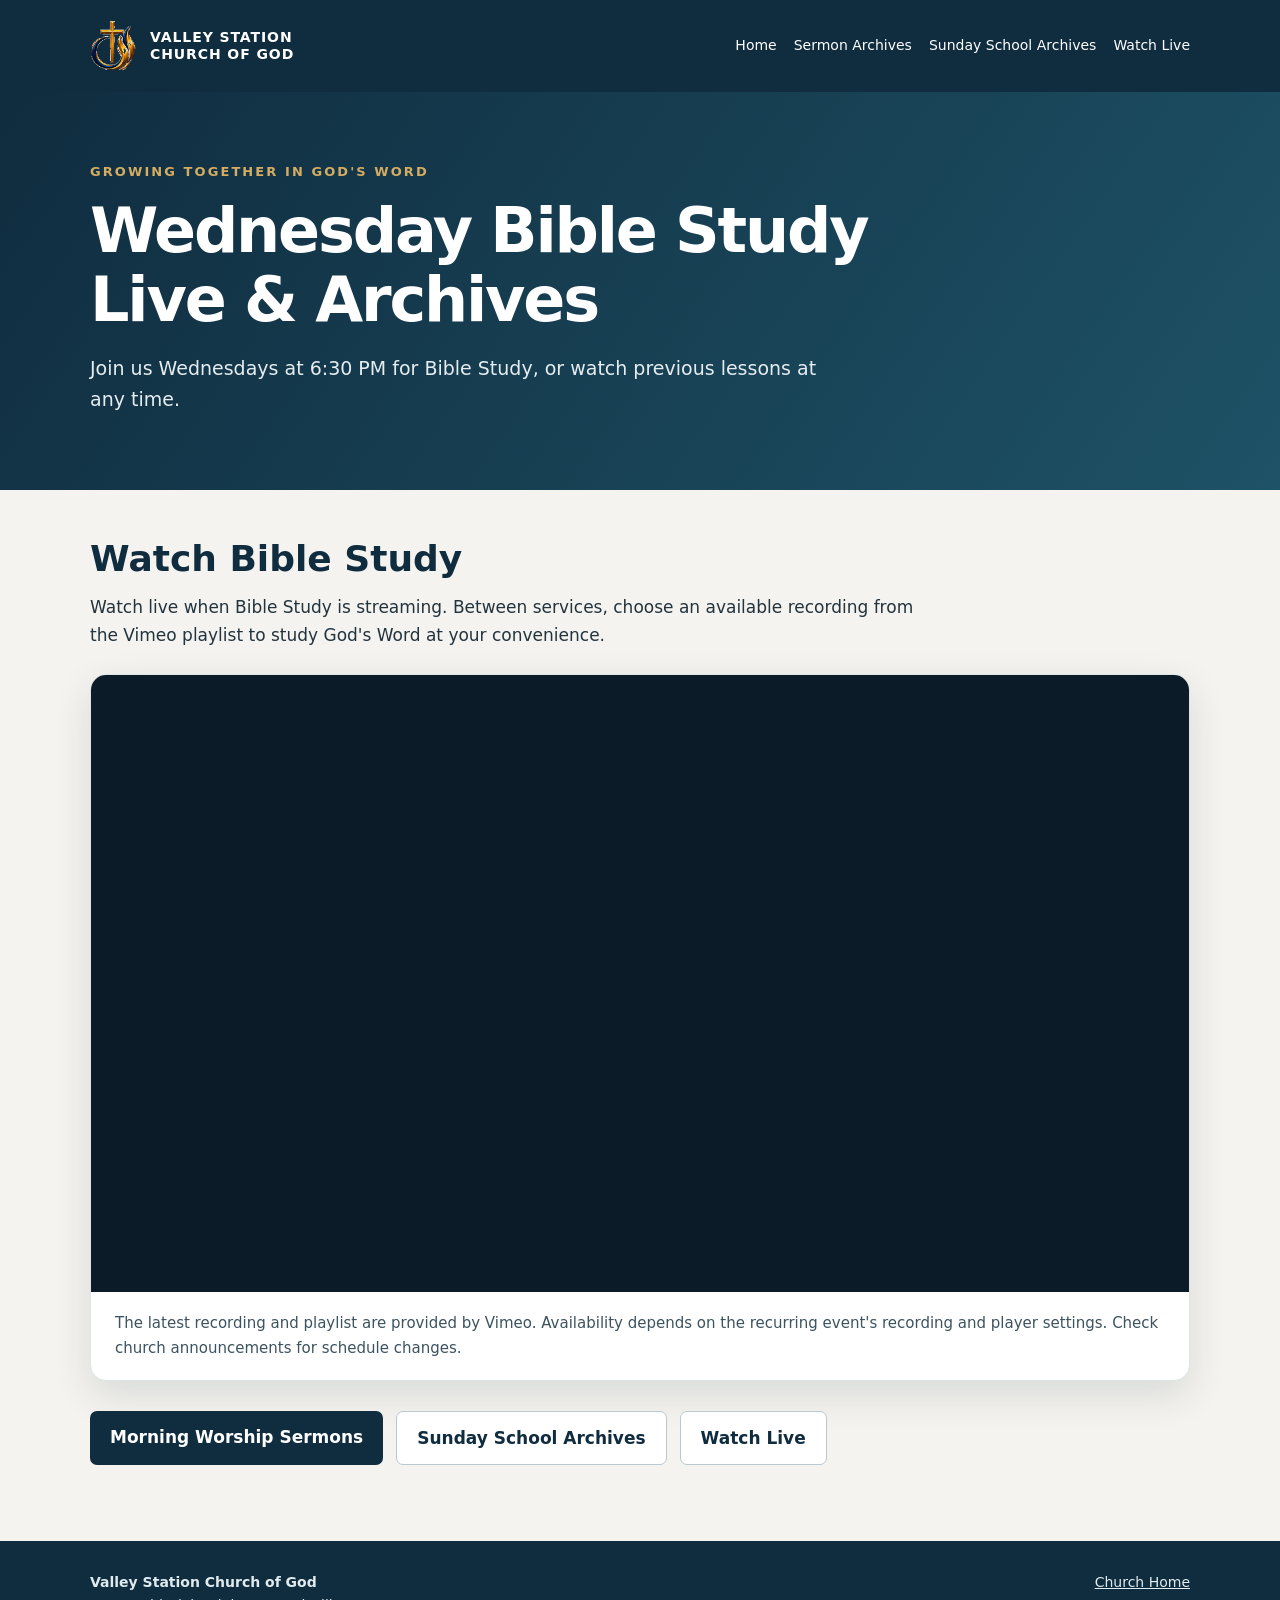
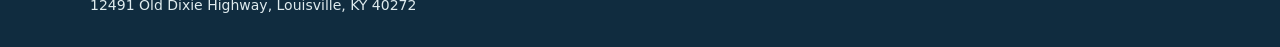
<file: bible-study/index.html>
<!doctype html>
<html lang="en">
<head>
  <meta charset="utf-8">
  <meta name="viewport" content="width=device-width, initial-scale=1">
  <meta name="theme-color" content="#102c3f">
  <meta name="description" content="Watch Wednesday Night Bible Study live and browse previous lessons from Valley Station Church of God in Louisville, Kentucky.">
  <title>Wednesday Bible Study Live &amp; Archives | Valley Station Church of God</title>
  <link rel="icon" type="image/png" href="../assets/icon-192.png">
  <style>
    :root { color-scheme:light; --navy:#102c3f; --gold:#d4ac62; --cream:#f5f3ef; }
    * { box-sizing:border-box; }
    body { margin:0; font:17px/1.65 system-ui,-apple-system,"Segoe UI",sans-serif; color:#22343e; background:var(--cream); }
    a { color:inherit; }
    .container { width:min(1100px,calc(100% - 36px)); margin:auto; }
    .skip { position:absolute; top:-100px; left:10px; padding:10px; background:white; z-index:5; }
    .skip:focus { top:10px; }
    header { background:var(--navy); color:white; }
    .header { min-height:92px; display:flex; justify-content:space-between; align-items:center; gap:20px; flex-wrap:wrap; padding:14px 0; }
    .brand { display:flex; align-items:center; gap:14px; text-decoration:none; font-weight:650; letter-spacing:.065em; line-height:1.25; font-size:14px; }
    .brand img { width:46px; height:54px; object-fit:contain; }
    nav { display:flex; gap:17px; flex-wrap:wrap; font-size:14px; }
    nav a { text-decoration:none; }
    nav a:hover, nav a:focus-visible { text-decoration:underline; }
    .hero { background:linear-gradient(125deg,#102c3f,#1e5266); color:white; padding:64px 0 74px; }
    .eyebrow { font-size:13px; font-weight:800; text-transform:uppercase; letter-spacing:.16em; color:var(--gold); }
    h1 { margin:12px 0 18px; font-size:clamp(35px,5.6vw,62px); line-height:1.12; letter-spacing:-.035em; }
    .hero p { margin:0; max-width:730px; font-size:19px; color:#e5edf0; }
    main .content { padding:46px 0 76px; }
    h2 { color:var(--navy); font-size:clamp(25px,3vw,36px); line-height:1.25; margin:0 0 12px; }
    .lead { margin:0 0 25px; max-width:850px; }
    .player-shell { background:white; border-radius:16px; overflow:hidden; box-shadow:0 14px 38px rgba(11,39,54,.12); border:1px solid #dde5e6; }
    .player { padding:56.25% 0 0; position:relative; background:#0b1b27; }
    .player iframe { position:absolute; inset:0; width:100%; height:100%; border:0; }
    .note { padding:19px 24px; margin:0; font-size:15px; color:#3c5360; }
    .links { display:flex; gap:13px; flex-wrap:wrap; margin-top:30px; }
    .button { display:inline-block; padding:12px 20px; border-radius:7px; text-decoration:none; background:var(--navy); color:white; font-weight:650; }
    .button.secondary { background:white; border:1px solid #b9c9d0; color:var(--navy); }
    footer { background:var(--navy); color:#dfebee; padding:30px 0; font-size:14px; }
    footer .container { display:flex; justify-content:space-between; flex-wrap:wrap; gap:20px; }
    footer p { margin:0; }
    @media(max-width:600px) { .hero {padding:42px 0 50px;} .header {align-items:flex-start;} nav {gap:13px;} main .content {padding-top:32px;} }
  </style>
</head>
<body>
  <a class="skip" href="#bible-study-player">Skip to Bible Study player</a>
  <header>
    <div class="container header">
      <a class="brand" href="../" aria-label="Valley Station Church of God home">
        <img src="../assets/church-of-god-logo.png" alt="Church of God emblem" width="46" height="54">
        <span>VALLEY STATION<br><strong>CHURCH OF GOD</strong></span>
      </a>
      <nav aria-label="Bible Study archive navigation">
        <a href="../">Home</a>
        <a href="../sermons/">Sermon Archives</a>
        <a href="../sunday-school/">Sunday School Archives</a>
        <a href="../watch/">Watch Live</a>
      </nav>
    </div>
  </header>
  <main>
    <section class="hero">
      <div class="container">
        <span class="eyebrow">Growing Together in God's Word</span>
        <h1>Wednesday Bible Study<br>Live &amp; Archives</h1>
        <p>Join us Wednesdays at 6:30 PM for Bible Study, or watch previous lessons at any time.</p>
      </div>
    </section>
    <section class="content container" aria-labelledby="recordings-heading">
      <h2 id="recordings-heading">Watch Bible Study</h2>
      <p class="lead">Watch live when Bible Study is streaming. Between services, choose an available recording from the Vimeo playlist to study God's Word at your convenience.</p>
      <div class="player-shell" id="bible-study-player">
        <div class="player">
          <iframe src="https://vimeo.com/event/6142757/embed/interaction" title="Valley Station Church of God Wednesday Bible Study live and archived recordings" allow="autoplay; fullscreen; picture-in-picture; encrypted-media; web-share" referrerpolicy="strict-origin-when-cross-origin" allowfullscreen loading="lazy"></iframe>
        </div>
        <p class="note">The latest recording and playlist are provided by Vimeo. Availability depends on the recurring event's recording and player settings. Check church announcements for schedule changes.</p>
      </div>
      <div class="links">
        <a class="button" href="../sermons/">Morning Worship Sermons</a>
        <a class="button secondary" href="../sunday-school/">Sunday School Archives</a>
        <a class="button secondary" href="../watch/">Watch Live</a>
      </div>
    </section>
  </main>
  <footer><div class="container"><p><strong>Valley Station Church of God</strong><br>12491 Old Dixie Highway, Louisville, KY 40272</p><p><a href="../">Church Home</a></p></div></footer>
</body>
</html>
</file>
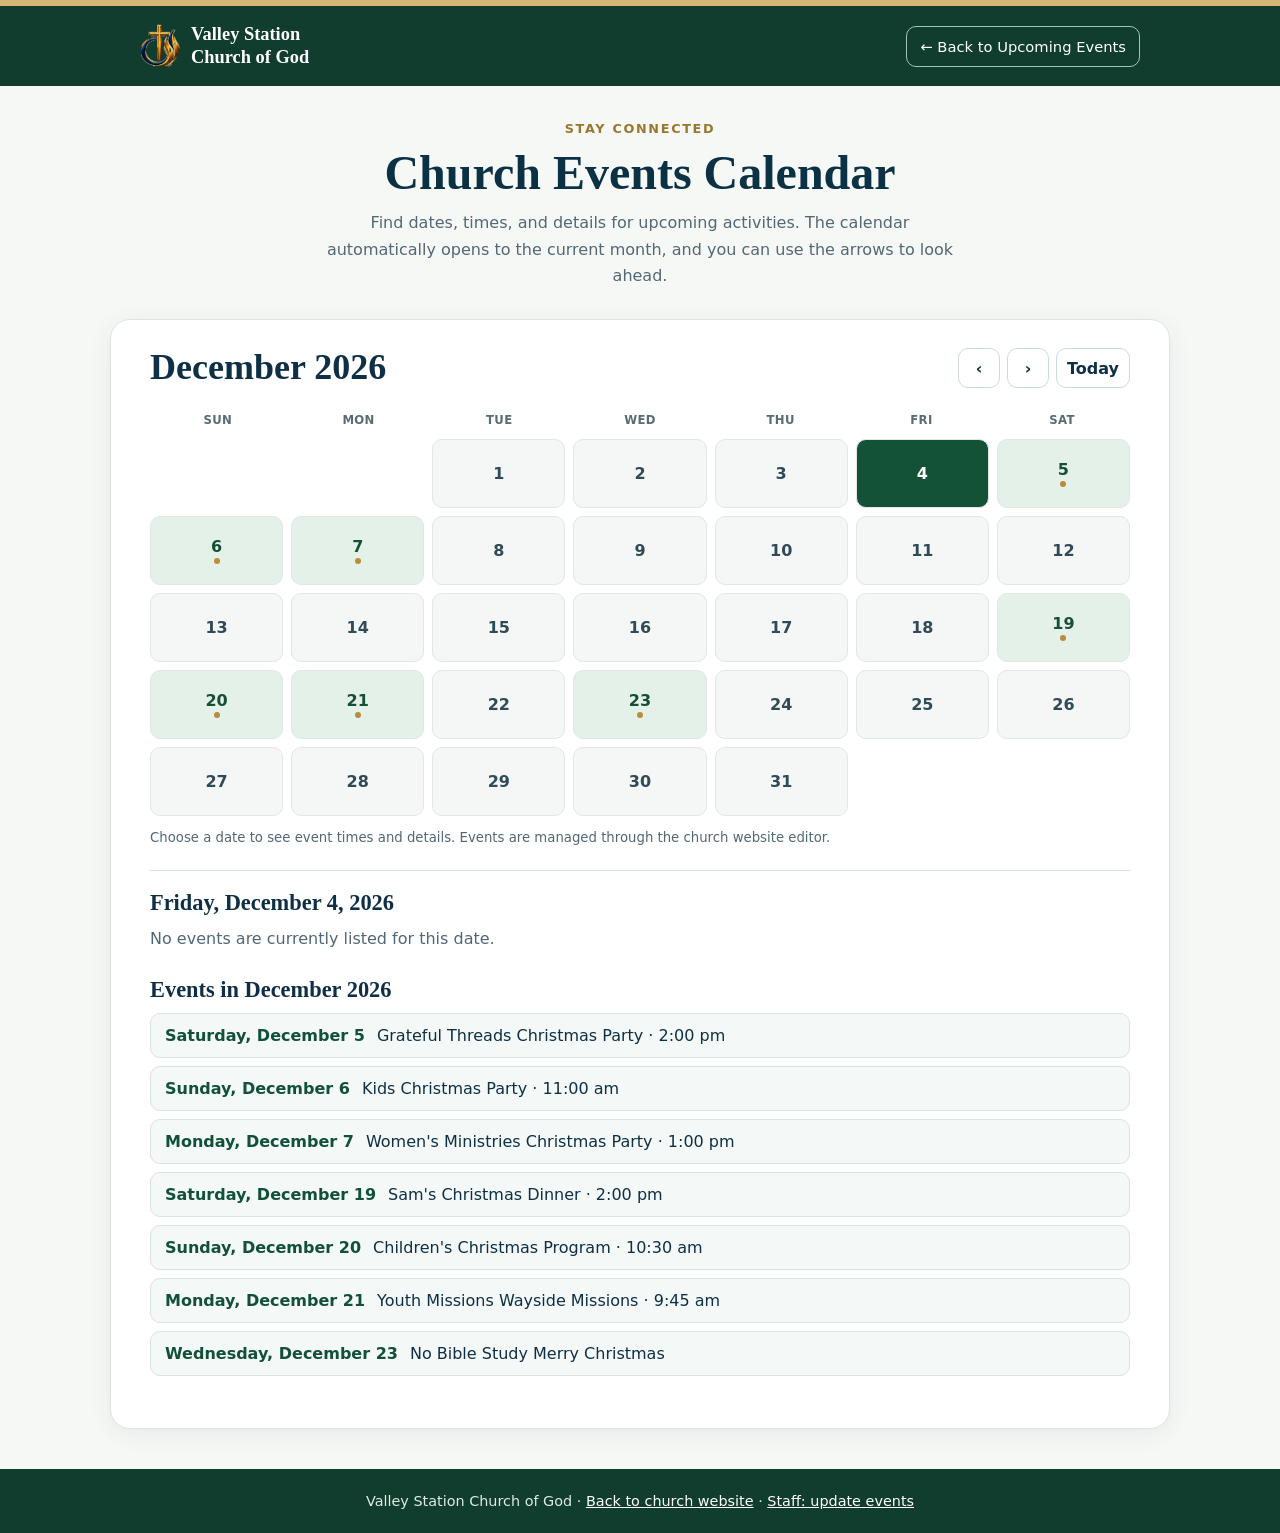
<file: calendar/index.html>
<!doctype html>
<html lang="en"><head>
<meta charset="utf-8"><meta name="viewport" content="width=device-width,initial-scale=1">
<meta name="theme-color" content="#145238">
<meta name="description" content="View upcoming church events on Valley Station Church of God's monthly calendar.">
<title>Church Events Calendar | Valley Station Church of God</title>
<link rel="icon" href="../assets/icon-192.png" type="image/png">
<style>
  *{box-sizing:border-box}body{margin:0;background:#f6f8f6;color:#18384b;font-family:system-ui,-apple-system,'Segoe UI',sans-serif}
  a{color:inherit}header{background:#103d2d;color:white;border-top:6px solid #d6b776}
  .top{max-width:1040px;margin:0 auto;padding:17px 20px;display:flex;align-items:center;justify-content:space-between;gap:16px;flex-wrap:wrap}
  .brand{display:flex;align-items:center;gap:11px;font-family:Georgia,serif;font-weight:700;font-size:1.15rem;text-decoration:none;line-height:1.25}
  .brand img{height:45px;width:auto;object-fit:contain}
  .back{font-size:.92rem;text-decoration:none;padding:11px 13px;border:1px solid #a7c3b7;border-radius:10px}
  .back:hover{background:#246048}
  .hero{padding:35px 16px 22px;text-align:center;max-width:900px;margin:0 auto}
  .eyebrow{font-size:.8rem;font-weight:800;text-transform:uppercase;letter-spacing:.13em;color:#9a772e}
  .hero h1{font:700 clamp(2rem,5vw,3rem)/1.13 Georgia,serif;margin:10px 0;color:#0b3144}
  .hero p{line-height:1.65;max-width:650px;margin:8px auto;color:#536774}
  .box{margin:0 auto 40px;max-width:1060px;background:white;border:1px solid #dce5e0;border-radius:20px;box-shadow:0 5px 24px rgba(30,60,45,.07)}
  footer{padding:24px;text-align:center;background:#103d2d;color:#deece5;font-size:.9rem}
  footer a{color:white}
</style></head><body>
<header><div class="top"><a class="brand" href="../"><img src="../assets/church-of-god-logo.png" alt="Church of God logo"> Valley Station<br>Church of God</a><a class="back" href="../#news">← Back to Upcoming Events</a></div></header>
<main><section class="hero"><div class="eyebrow">Stay Connected</div><h1>Church Events Calendar</h1><p>Find dates, times, and details for upcoming activities. The calendar automatically opens to the current month, and you can use the arrows to look ahead.</p></section>
<div class="box"><div id="vscog-calendar-full"><p style="padding:26px">Loading church calendar…</p></div></div></main>
<footer>Valley Station Church of God · <a href="../">Back to church website</a> · <a href="https://app.pagescms.org/">Staff: update events</a></footer>
<script src="../monthly-calendar.js" defer></script></body></html>
</file>
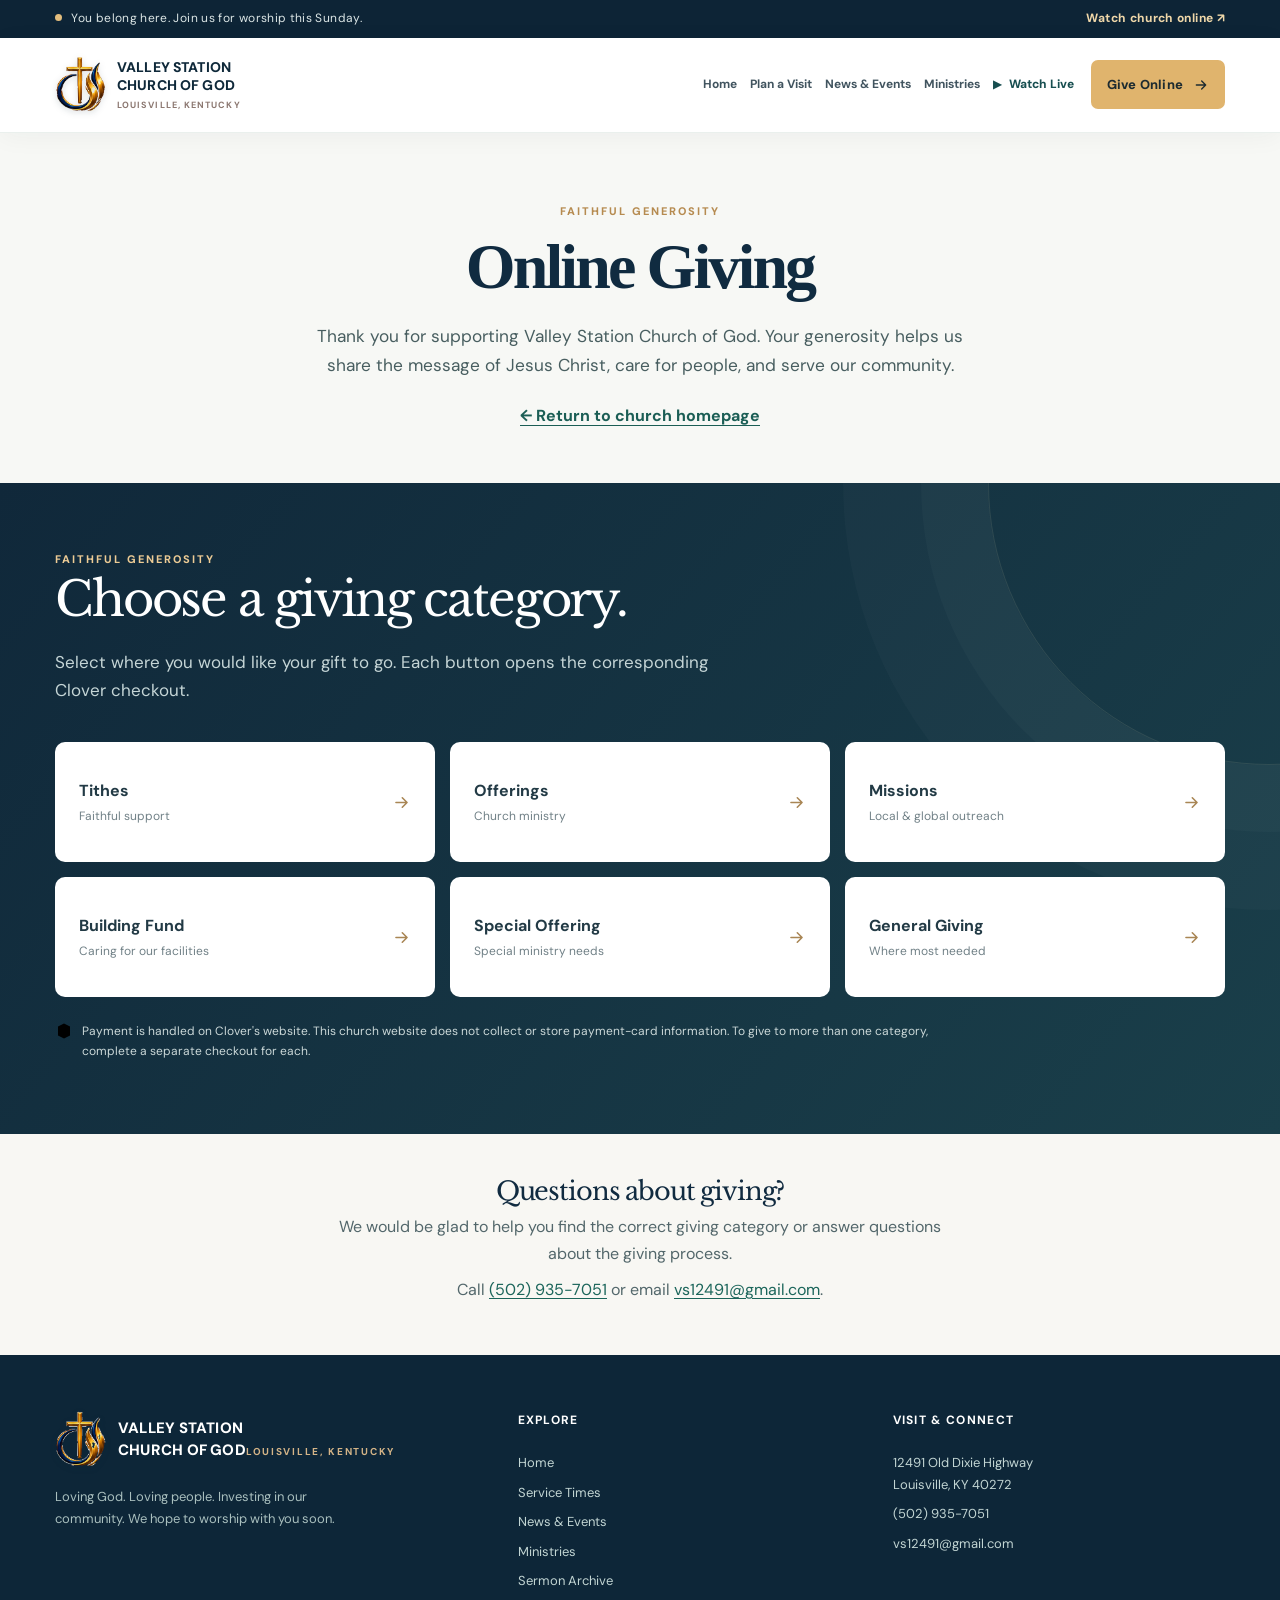
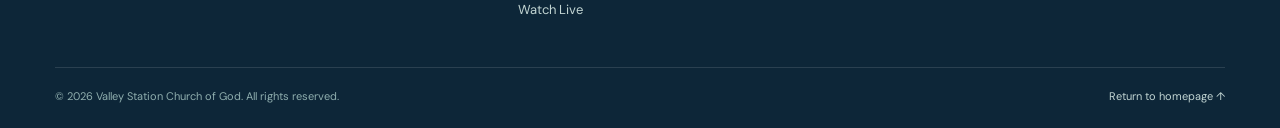
<file: give/index.html>
<!doctype html>
<html lang="en">
<head>
  <meta charset="utf-8">
  <meta name="viewport" content="width=device-width, initial-scale=1">
  <meta name="theme-color" content="#112b40">
  <meta name="description" content="Support Valley Station Church of God in Louisville, Kentucky. Give tithes, offerings, missions, building fund, special offerings, or general giving using Clover.">
  <meta property="og:title" content="Online Giving | Valley Station Church of God">
  <meta property="og:description" content="Thank you for supporting the ministries of Valley Station Church of God.">
  <meta property="og:type" content="website">
  <meta property="og:url" content="https://myvscog.org/give/">
  <title>Online Giving | Valley Station Church of God</title>
  <link rel="icon" href="../assets/icon-192.png" type="image/png">
  <link rel="apple-touch-icon" href="../assets/icon-192.png">
  <link rel="stylesheet" href="../styles.css">
  <style>
    .giving-page-intro{background:#f7f8f5;padding:64px 0 53px;text-align:center;}
    .giving-page-intro .eyebrow{margin-bottom:14px;}
    .giving-page-intro h1{font-family:Georgia,serif;font-size:clamp(2.4rem,5vw,4.2rem);line-height:1.11;color:#102b40;margin:8px auto 20px;}
    .giving-page-intro p{max-width:670px;margin:0 auto;color:#485e60;font-size:1.08rem;line-height:1.65;}
    .giving-page-intro .back-link{display:inline-flex;align-items:center;gap:8px;margin-top:24px;font-weight:700;color:#1b5e55;text-decoration:underline;text-underline-offset:4px;}
    .giving-page .giving{padding-top:62px;padding-bottom:72px;}
    .giving-page .giving-grid{margin-top:34px;}
    .giving-page .giving-note{max-width:900px;}
    .giving-page .giving-link{min-height:120px;}
    .giving-page-help{background:#f8f7f3;padding:42px 0;text-align:center;}
    .giving-page-help h2{font-size:1.6rem;color:#112b40;margin:0 0 8px;}
    .giving-page-help p{margin:0 auto 10px;max-width:640px;color:#53676b;}
    .giving-page-help a{color:#1b655a;text-decoration:underline;text-underline-offset:3px;}
    @media(max-width:750px){.giving-page-intro{padding:43px 0 38px;}.giving-page .giving{padding:46px 0;}.giving-page .giving-grid{grid-template-columns:1fr;}.giving-page .giving-link{min-height:85px;}}
  </style>
</head>
<body class="giving-page">
<a class="skip-link" href="#main">Skip to main content</a>
<div class="top-note"><div class="container"><span><span class="top-dot" aria-hidden="true"></span> You belong here. Join us for worship this Sunday.</span><a class="top-watch" href="/watch/">Watch church online ↗</a></div></div>
<header class="header" id="top"><div class="container nav">
  <a class="brand" href="/" aria-label="Valley Station Church of God homepage"><img src="../assets/church-of-god-logo.png" class="brand-logo" alt="Church of God emblem" width="51" height="57"><span><span class="brand-name">VALLEY STATION<br>CHURCH OF GOD</span><span class="brand-sub">Louisville, Kentucky</span></span></a>
  <button class="menu-toggle" type="button" aria-label="Open menu" aria-expanded="false" aria-controls="site-nav"><svg viewBox="0 0 24 24" fill="none" stroke="currentColor" stroke-width="2" stroke-linecap="round"><path d="M4 7h16M4 12h16M4 17h16"/></svg></button>
  <nav class="nav-links" id="site-nav" aria-label="Main navigation"><a href="/">Home</a><a href="/#visit">Plan a Visit</a><a href="/#news">News &amp; Events</a><a href="/#ministries">Ministries</a><a class="nav-watch" href="/watch/"><span aria-hidden="true">▶</span> Watch Live</a><a class="btn" href="/give/" aria-current="page">Give Online <svg aria-hidden="true" viewBox="0 0 24 24" fill="none" stroke="currentColor" stroke-width="2" stroke-linecap="round" stroke-linejoin="round"><path d="M5 12h14m-6-6 6 6-6 6"/></svg></a></nav>
</div></header>
<main id="main">
<section class="giving-page-intro" aria-labelledby="page-heading"><div class="container"><span class="eyebrow">Faithful Generosity</span><h1 id="page-heading">Online Giving</h1><p>Thank you for supporting Valley Station Church of God. Your generosity helps us share the message of Jesus Christ, care for people, and serve our community.</p><a class="back-link" href="/">← Return to church homepage</a></div></section>
<section class="section giving" id="give-options" aria-labelledby="give-options-heading"><div class="container"><div class="section-head"><span class="eyebrow light">Faithful Generosity</span><h2 id="give-options-heading">Choose a giving category.</h2><p>Select where you would like your gift to go. Each button opens the corresponding Clover checkout.</p></div><div class="giving-grid"><a class="giving-link" href="https://link.clover.com/urlshortener/RnvDZS" target="_blank" rel="noopener noreferrer" aria-label="Give to Tithes using Clover"><span><strong>Tithes</strong><small>Faithful support</small></span><svg aria-hidden="true" viewBox="0 0 24 24" fill="none" stroke="currentColor" stroke-width="2" stroke-linecap="round" stroke-linejoin="round"><path d="M5 12h14m-6-6 6 6-6 6"/></svg></a>
<a class="giving-link" href="https://link.clover.com/urlshortener/9r622j" target="_blank" rel="noopener noreferrer" aria-label="Give to Offerings using Clover"><span><strong>Offerings</strong><small>Church ministry</small></span><svg aria-hidden="true" viewBox="0 0 24 24" fill="none" stroke="currentColor" stroke-width="2" stroke-linecap="round" stroke-linejoin="round"><path d="M5 12h14m-6-6 6 6-6 6"/></svg></a>
<a class="giving-link" href="https://link.clover.com/urlshortener/yMLg2k" target="_blank" rel="noopener noreferrer" aria-label="Give to Missions using Clover"><span><strong>Missions</strong><small>Local & global outreach</small></span><svg aria-hidden="true" viewBox="0 0 24 24" fill="none" stroke="currentColor" stroke-width="2" stroke-linecap="round" stroke-linejoin="round"><path d="M5 12h14m-6-6 6 6-6 6"/></svg></a>
<a class="giving-link" href="https://link.clover.com/urlshortener/yRZ9Yh" target="_blank" rel="noopener noreferrer" aria-label="Give to Building Fund using Clover"><span><strong>Building Fund</strong><small>Caring for our facilities</small></span><svg aria-hidden="true" viewBox="0 0 24 24" fill="none" stroke="currentColor" stroke-width="2" stroke-linecap="round" stroke-linejoin="round"><path d="M5 12h14m-6-6 6 6-6 6"/></svg></a>
<a class="giving-link" href="https://link.clover.com/urlshortener/7Xd7CC" target="_blank" rel="noopener noreferrer" aria-label="Give to Special Offering using Clover"><span><strong>Special Offering</strong><small>Special ministry needs</small></span><svg aria-hidden="true" viewBox="0 0 24 24" fill="none" stroke="currentColor" stroke-width="2" stroke-linecap="round" stroke-linejoin="round"><path d="M5 12h14m-6-6 6 6-6 6"/></svg></a>
<a class="giving-link" href="https://link.clover.com/urlshortener/b52jKz" target="_blank" rel="noopener noreferrer" aria-label="Give to General Giving using Clover"><span><strong>General Giving</strong><small>Where most needed</small></span><svg aria-hidden="true" viewBox="0 0 24 24" fill="none" stroke="currentColor" stroke-width="2" stroke-linecap="round" stroke-linejoin="round"><path d="M5 12h14m-6-6 6 6-6 6"/></svg></a></div><div class="giving-note"><svg viewBox="0 0 24 24" aria-hidden="true"><path d="m12 22 8-4V6l-8-4-8 4v12l8 4Z"/><path d="m9 12 2 2 4-4"/></svg><span>Payment is handled on Clover's website. This church website does not collect or store payment-card information. To give to more than one category, complete a separate checkout for each.</span></div></div></section>
<section class="giving-page-help" aria-labelledby="help-heading"><div class="container"><h2 id="help-heading">Questions about giving?</h2><p>We would be glad to help you find the correct giving category or answer questions about the giving process.</p><p>Call <a href="tel:+15029357051">(502) 935-7051</a> or email <a href="mailto:vs12491@gmail.com">vs12491@gmail.com</a>.</p></div></section>
</main>
<footer class="footer"><div class="container"><div class="footer-grid"><div><a class="brand" href="/"><img src="../assets/church-of-god-logo.png" class="brand-logo" alt="Church of God emblem" width="51" height="57"><span><span class="brand-name">VALLEY STATION<br>CHURCH OF GOD</span><span class="brand-sub">Louisville, Kentucky</span></span></a><p>Loving God. Loving people. Investing in our community. We hope to worship with you soon.</p></div><div><h4>Explore</h4><a href="/">Home</a><a href="/#visit">Service Times</a><a href="/#news">News &amp; Events</a><a href="/#ministries">Ministries</a><a href="/sermons/">Sermon Archive</a><a href="/watch/">Watch Live</a></div><div><h4>Visit &amp; Connect</h4><a href="https://www.google.com/maps/search/?api=1&amp;query=12491+Old+Dixie+Highway+Louisville+KY+40272" target="_blank" rel="noopener noreferrer">12491 Old Dixie Highway<br>Louisville, KY 40272</a><a href="tel:+15029357051">(502) 935-7051</a><a href="mailto:vs12491@gmail.com">vs12491@gmail.com</a></div></div><div class="footer-bottom"><span>© <span id="year">2026</span> Valley Station Church of God. All rights reserved.</span><span><a href="/">Return to homepage ↑</a></span></div></div></footer>
<script src="../site.js" defer></script>
</body>
</html>
</file>
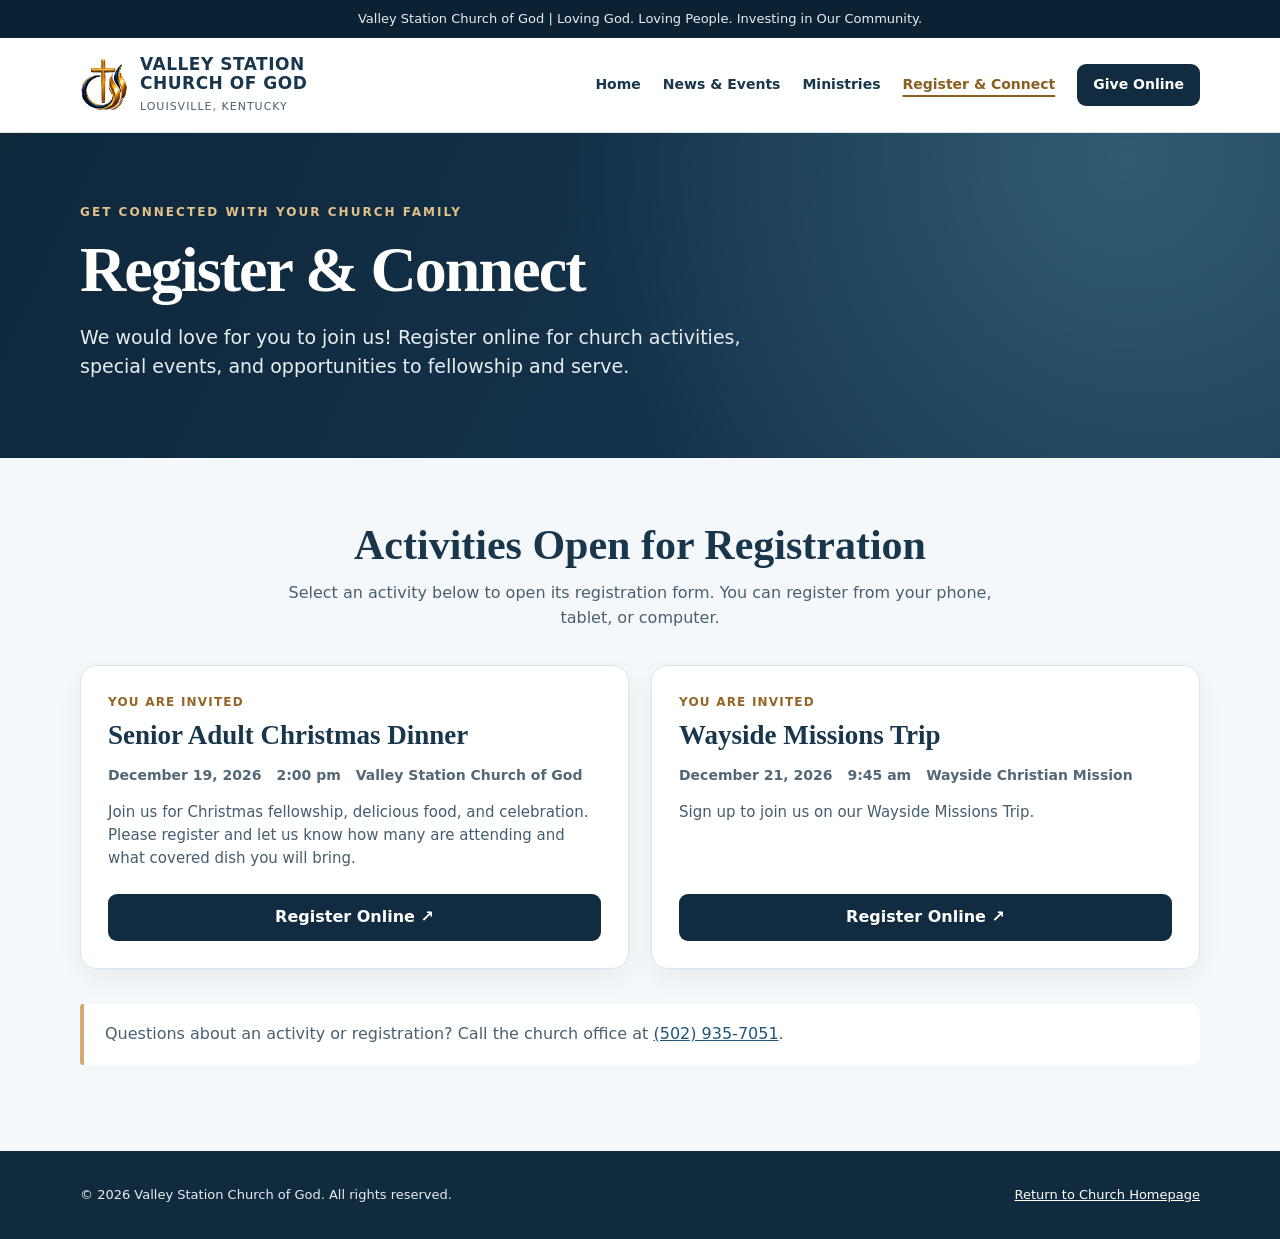
<file: register/index.html>
<!doctype html>
<html lang="en">
<head>
  <meta charset="utf-8">
  <meta name="viewport" content="width=device-width, initial-scale=1">
  <meta name="theme-color" content="#112b40">
  <meta name="description" content="Register online for activities and special events at Valley Station Church of God in Louisville, Kentucky.">
  <title>Register &amp; Connect | Valley Station Church of God</title>
  <link rel="icon" href="/assets/icon-192.png" type="image/png">
  <link rel="apple-touch-icon" href="/assets/icon-192.png">
  <style>
    :root { --navy:#112b40; --ink:#18364c; --muted:#4a6070; --gold:#d7b474; --paper:#f5f8fa; --line:#dbe5ec; --white:#fff; }
    * { box-sizing: border-box; }
    html { scroll-behavior: smooth; }
    body { margin:0; color:var(--ink); background:var(--paper); font: 16px/1.55 system-ui,-apple-system,BlinkMacSystemFont,"Segoe UI",sans-serif; }
    a { color:inherit; }
    a:focus-visible { outline: 3px solid #ad721b; outline-offset:4px; }
    .container { width:min(1120px,calc(100% - 36px)); margin-inline:auto; }
    .skip { position:absolute; top:-100px; left:12px; background:#fff; padding:10px; z-index:99; }
    .skip:focus { top:12px; }
    .top { background:#0b2234; color:#e6edf4; padding:9px 0; font-size:13px; text-align:center; }
    .header { background:#fff; border-bottom:1px solid var(--line); }
    .nav { display:flex; justify-content:space-between; align-items:center; gap:20px; padding:17px 0; }
    .brand { display:flex; align-items:center; gap:12px; text-decoration:none; min-width:0; }
    .brand img { width:48px; height:54px; object-fit:contain; }
    .brand strong { display:block; font-size:17px; font-weight:800; line-height:1.13; letter-spacing:.03em; }
    .brand small { display:block; font-size:11px; color:var(--muted); letter-spacing:.09em; margin-top:4px; }
    .links { display:flex; flex-wrap:wrap; align-items:center; justify-content:flex-end; gap:8px 22px; font-size:14px; font-weight:650; }
    .links a { text-decoration:none; padding:8px 0; }
    .links a:hover { color:#9d6a27; }
    .links a[aria-current="page"] { color:#8a5f20; text-decoration:underline; text-decoration-thickness:2px; text-underline-offset:6px; }
    .links .give { padding:10px 16px; border-radius:9px; background:var(--navy); color:#fff; }
    .links .give:hover { color:white; background:#234f6b; }
    .hero { background:radial-gradient(circle at 88% 8%, #315b73 0%, transparent 48%),linear-gradient(115deg,#0e273b,#183b55); color:#fff; padding:70px 0 76px; }
    .eyebrow { color:#e2c18a; font-size:12px; font-weight:800; letter-spacing:.17em; text-transform:uppercase; }
    h1,h2,h3,p { margin-top:0; }
    h1,h2 { font-family:Georgia,"Times New Roman",serif; font-weight:600; }
    h1 { font-size:clamp(38px,6vw,64px); line-height:1.09; letter-spacing:-.03em; margin:14px 0 18px; }
    .hero p { font-size:clamp(16px,2.1vw,19px); max-width:670px; color:#e6eef5; margin-bottom:0; }
    .section { padding:64px 0 86px; }
    .section-head { max-width:720px; margin:0 auto 34px; text-align:center; }
    .section-head h2 { font-size:clamp(29px,4.1vw,42px); line-height:1.13; margin-bottom:12px; }
    .section-head p { color:var(--muted); margin-bottom:0; }
    .cards { display:grid; grid-template-columns:repeat(auto-fit,minmax(min(100%,315px),1fr)); gap:22px; }
    .card { background:#fff; border:1px solid var(--line); border-radius:17px; overflow:hidden; box-shadow:0 10px 27px rgba(20,45,70,.055); display:flex; flex-direction:column; }
    .card-image { width:100%; aspect-ratio:16/8.8; object-fit:cover; background:#e9eff4; display:block; }
    .card-body { padding:27px; display:flex; flex-direction:column; flex:1; }
    .tag { color:#956525; font-size:12px; letter-spacing:.1em; font-weight:800; text-transform:uppercase; margin-bottom:8px; }
    .card h3 { font-family:Georgia,"Times New Roman",serif; font-size:27px; line-height:1.2; margin:0 0 13px; }
    .meta { display:flex; flex-wrap:wrap; column-gap:15px; row-gap:4px; color:#526777; font-size:14px; font-weight:650; margin-bottom:14px; }
    .description { white-space:pre-line; color:#465d6d; font-size:15px; margin:0 0 24px; }
    .register-btn { display:inline-flex; align-items:center; justify-content:center; border-radius:9px; background:var(--navy); color:white; text-decoration:none; font-weight:750; min-height:46px; padding:11px 20px; margin-top:auto; }
    .register-btn:hover { background:#265578; }
    .status { margin:0 auto; max-width:750px; padding:34px 25px; border:1px solid var(--line); border-radius:15px; background:#fff; color:var(--muted); text-align:center; }
    .note { margin-top:35px; padding:18px 21px; border-left:4px solid #d4ac69; color:var(--muted); background:#fff; border-radius:3px 10px 10px 3px; }
    .note a { color:#1e567b; }
    .footer { background:#102a3e; color:#e6edf4; padding:34px 0; }
    .footer .container { display:flex; align-items:center; justify-content:space-between; flex-wrap:wrap; gap:18px; }
    .footer p { margin:0; font-size:13px; }
    .footer a { color:#fff; }
    @media (max-width:760px) {
      .nav { flex-direction:column; align-items:flex-start; }
      .links { width:100%; justify-content:flex-start; gap:4px 16px; }
      .links a { font-size:13px; }
      .hero { padding:54px 0; }
      .section { padding:49px 0 63px; }
      .card-body { padding:24px; }
    }
  </style>
</head>
<body>
  <a class="skip" href="#main">Skip to main content</a>
  <div class="top">Valley Station Church of God | Loving God. Loving People. Investing in Our Community.</div>
  <header class="header">
    <div class="container nav">
      <a href="/" class="brand" aria-label="Valley Station Church of God home">
        <img src="/assets/church-of-god-logo.png" alt="Church of God emblem">
        <span><strong>VALLEY STATION<br>CHURCH OF GOD</strong><small>LOUISVILLE, KENTUCKY</small></span>
      </a>
      <nav class="links" aria-label="Main navigation">
        <a href="/">Home</a>
        <a href="/#news">News &amp; Events</a>
        <a href="/#ministries">Ministries</a>
        <a href="/register/" aria-current="page">Register &amp; Connect</a>
        <a class="give" href="/give/">Give Online</a>
      </nav>
    </div>
  </header>
  <main id="main">
    <section class="hero">
      <div class="container">
        <div class="eyebrow">Get connected with your church family</div>
        <h1>Register &amp; Connect</h1>
        <p>We would love for you to join us! Register online for church activities, special events, and opportunities to fellowship and serve.</p>
      </div>
    </section>
    <section class="section">
      <div class="container">
        <div class="section-head">
          <h2>Activities Open for Registration</h2>
          <p>Select an activity below to open its registration form. You can register from your phone, tablet, or computer.</p>
        </div>
        <div id="registration-list" class="cards" aria-live="polite" aria-busy="true"></div>
        <p id="registration-status" class="status" role="status">Loading registrations...</p>
        <div class="note">Questions about an activity or registration? Call the church office at <a href="tel:+15029357051">(502) 935-7051</a>.</div>
      </div>
    </section>
  </main>
  <footer class="footer">
    <div class="container"><p>&copy; <span id="year">2026</span> Valley Station Church of God. All rights reserved.</p><p><a href="/">Return to Church Homepage</a></p></div>
  </footer>
  <script>
    (function () {
      'use strict';
      document.getElementById('year').textContent = new Date().getFullYear();
      const list = document.getElementById('registration-list');
      const status = document.getElementById('registration-status');

      function safeLink(value) {
        if (typeof value !== 'string' || !value.trim()) return null;
        try {
          const url = new URL(value.trim());
          return url.protocol === 'https:' || url.protocol === 'http:' ? url.href : null;
        } catch (_) { return null; }
      }
      function safeImage(value) {
        if (typeof value !== 'string' || !value.trim()) return null;
        const text = value.trim();
        if (text.startsWith('/') && !text.startsWith('//')) return text;
        return safeLink(text);
      }
      function prettyDate(value) {
        if (typeof value !== 'string') return '';
        const match = /^(\d{4})-(\d{2})-(\d{2})$/.exec(value);
        if (!match) return value;
        const date = new Date(Number(match[1]), Number(match[2])-1, Number(match[3]), 12);
        if (date.getFullYear() !== Number(match[1]) || date.getMonth() !== Number(match[2])-1 || date.getDate() !== Number(match[3])) return value;
        return date.toLocaleDateString('en-US', { month:'long', day:'numeric', year:'numeric' });
      }
      function el(tag, className, content) {
        const node = document.createElement(tag);
        if (className) node.className = className;
        if (content !== undefined && content !== null) node.textContent = content;
        return node;
      }
      function addMeta(container, content) {
        if (content) container.appendChild(el('span', '', content));
      }
      function showCard(item) {
        const card = el('article', 'card');
        const imgSrc = safeImage(item.image);
        if (imgSrc) {
          const img = el('img','card-image');
          img.src = imgSrc;
          img.alt = item.title ? item.title + ' event image' : 'Church activity';
          img.loading = 'lazy';
          card.appendChild(img);
        }
        const body = el('div', 'card-body');
        body.appendChild(el('span', 'tag', 'You are invited'));
        body.appendChild(el('h3', '', item.title));
        const meta = el('div', 'meta');
        addMeta(meta, prettyDate(item.date));
        addMeta(meta, item.time);
        addMeta(meta, item.place);
        if (meta.childNodes.length) body.appendChild(meta);
        if (item.details) body.appendChild(el('p', 'description', item.details));
        const button = el('a', 'register-btn', 'Register Online  ↗');
        button.href = safeLink(item.signup_url);
        button.target = '_blank';
        button.rel = 'noopener noreferrer';
        button.setAttribute('aria-label', 'Register online for ' + item.title + ' (opens in a new tab)');
        body.appendChild(button);
        card.appendChild(body);
        list.appendChild(card);
      }

      fetch('/content/registrations.json', { cache: 'no-store' })
        .then(function (response) { if (!response.ok) throw new Error('Registration file not available'); return response.json(); })
        .then(function (data) {
          const all = Array.isArray(data) ? data : (data && Array.isArray(data.registrations) ? data.registrations : []);
          const active = all.filter(function(item) {
            return item && item.active !== false && typeof item.title === 'string' && item.title.trim() && safeLink(item.signup_url);
          }).sort(function(a,b) { return (a.date || '9999-99-99').localeCompare(b.date || '9999-99-99'); });
          active.forEach(showCard);
          if (active.length) { status.hidden = true; }
          else { status.textContent = 'There are no activities open for online registration right now. Please check back soon!'; }
        })
        .catch(function () { status.textContent = 'Registrations are temporarily unavailable. Please call the church office for assistance.'; })
        .finally(function () { list.setAttribute('aria-busy','false'); });
    })();
  </script>
</body>
</html>
</file>
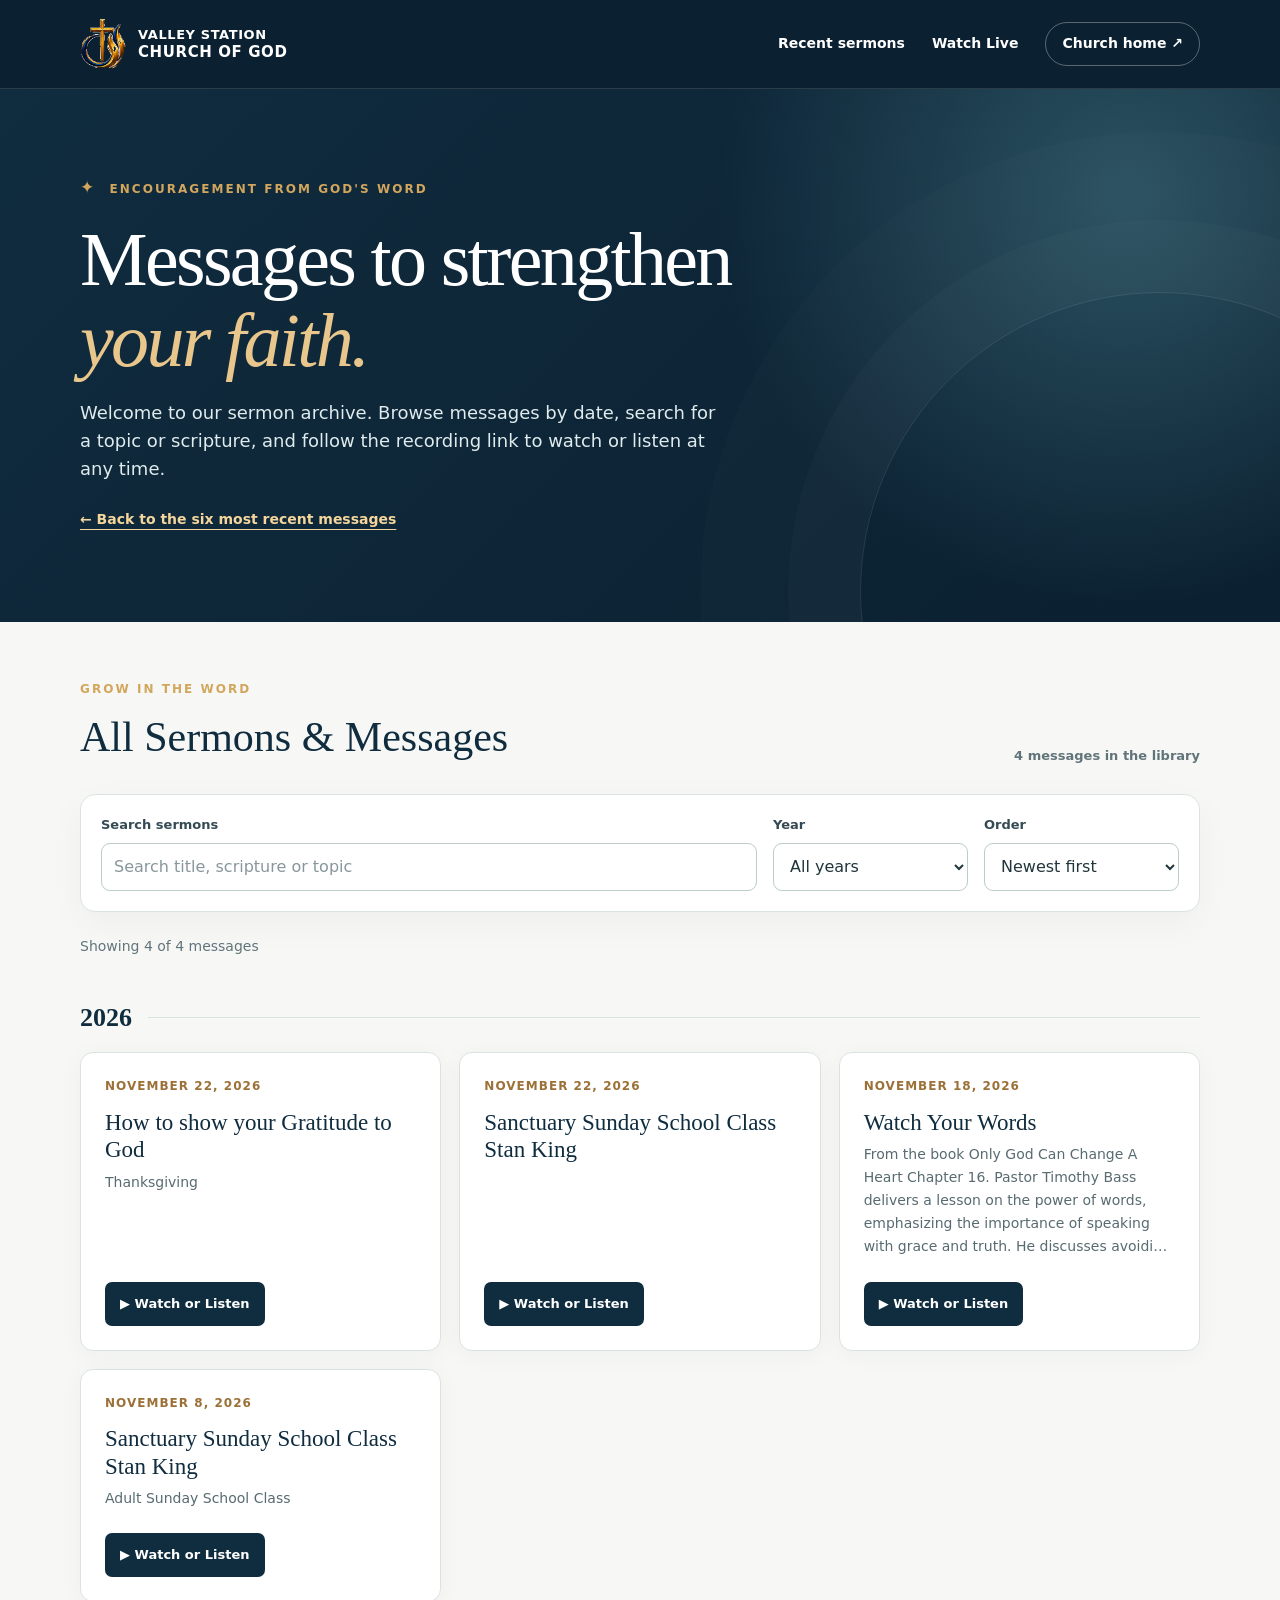
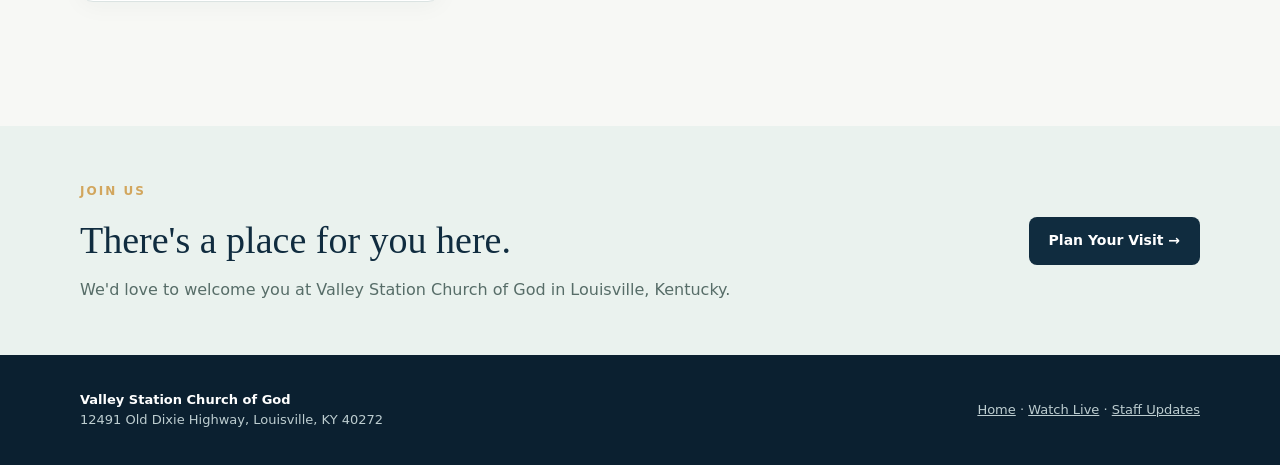
<file: sermons/index.html>
<!doctype html>
<html lang="en">
<head>
  <meta charset="utf-8">
  <meta name="viewport" content="width=device-width, initial-scale=1">
  <meta name="theme-color" content="#102c3f">
  <meta name="description" content="Explore past sermons and messages from Valley Station Church of God. Find Bible teaching and Vimeo recordings by date, title and scripture.">
  <title>Sermon Archive | Valley Station Church of God</title>
  <link rel="icon" type="image/png" href="../assets/icon-192.png">
  <link rel="stylesheet" href="archive.css">
</head>
<body>
  <a href="#sermon-search" class="skip-link">Skip to sermon search</a>
  <header class="site-header">
    <div class="container header-inner">
      <a href="../" class="brand" aria-label="Valley Station Church of God home">
        <img src="../assets/church-of-god-logo.png" alt="Church of God emblem" width="46" height="54">
        <span>VALLEY STATION<br><strong>CHURCH OF GOD</strong></span>
      </a>
      <nav aria-label="Archive navigation">
        <a href="../#news">Recent sermons</a>
        <a href="../watch/">Watch Live</a>
        <a href="../" class="nav-home">Church home <span aria-hidden="true">↗</span></a>
      </nav>
    </div>
  </header>
  <main>
    <section class="hero">
      <div class="container">
        <div class="kicker"><span class="kicker-mark" aria-hidden="true">✦</span> ENCOURAGEMENT FROM GOD'S WORD</div>
        <h1>Messages to strengthen<br><em>your faith.</em></h1>
        <p>Welcome to our sermon archive. Browse messages by date, search for a topic or scripture, and follow the recording link to watch or listen at any time.</p>
        <a class="hero-link" href="../#news">← Back to the six most recent messages</a>
      </div>
    </section>
    <section class="archive-main container" aria-labelledby="archive-heading">
      <div class="intro">
        <div><span class="eyebrow">GROW IN THE WORD</span><h2 id="archive-heading">All Sermons &amp; Messages</h2></div>
        <p id="library-total" class="archive-count" aria-live="polite">Loading sermon library…</p>
      </div>
      <div class="search-panel">
        <div class="form-field search-field">
          <label for="sermon-search">Search sermons</label>
          <input id="sermon-search" type="search" placeholder="Search title, scripture or topic" autocomplete="off">
        </div>
        <div class="form-field year-field">
          <label for="year-filter">Year</label>
          <select id="year-filter"><option value="all">All years</option></select>
        </div>
        <div class="form-field sort-field">
          <label for="sort-filter">Order</label>
          <select id="sort-filter"><option value="newest">Newest first</option><option value="oldest">Oldest first</option></select>
        </div>
      </div>
      <p id="result-count" class="result-count" role="status" aria-live="polite">Loading sermons…</p>
      <div id="sermon-results" class="sermon-results" aria-live="off">
        <div class="placeholder">Getting messages ready…</div>
      </div>
      <div class="load-row"><button type="button" id="load-more" hidden>Show more sermons ↓</button></div>
    </section>
    <section class="invitation"><div class="container invitation-inner"><div><span class="eyebrow">JOIN US</span><h2>There's a place for you here.</h2><p>We'd love to welcome you at Valley Station Church of God in Louisville, Kentucky.</p></div><a href="../#visit" class="invitation-btn">Plan Your Visit →</a></div></section>
  </main>
  <footer><div class="container footer-inner"><p><strong>Valley Station Church of God</strong><br>12491 Old Dixie Highway, Louisville, KY 40272</p><p><a href="../">Home</a> · <a href="../watch/">Watch Live</a> · <a href="https://app.pagescms.org/" rel="noopener noreferrer" target="_blank">Staff Updates</a></p></div></footer>
  <script src="archive.js" defer></script>
</body>
</html>
</file>
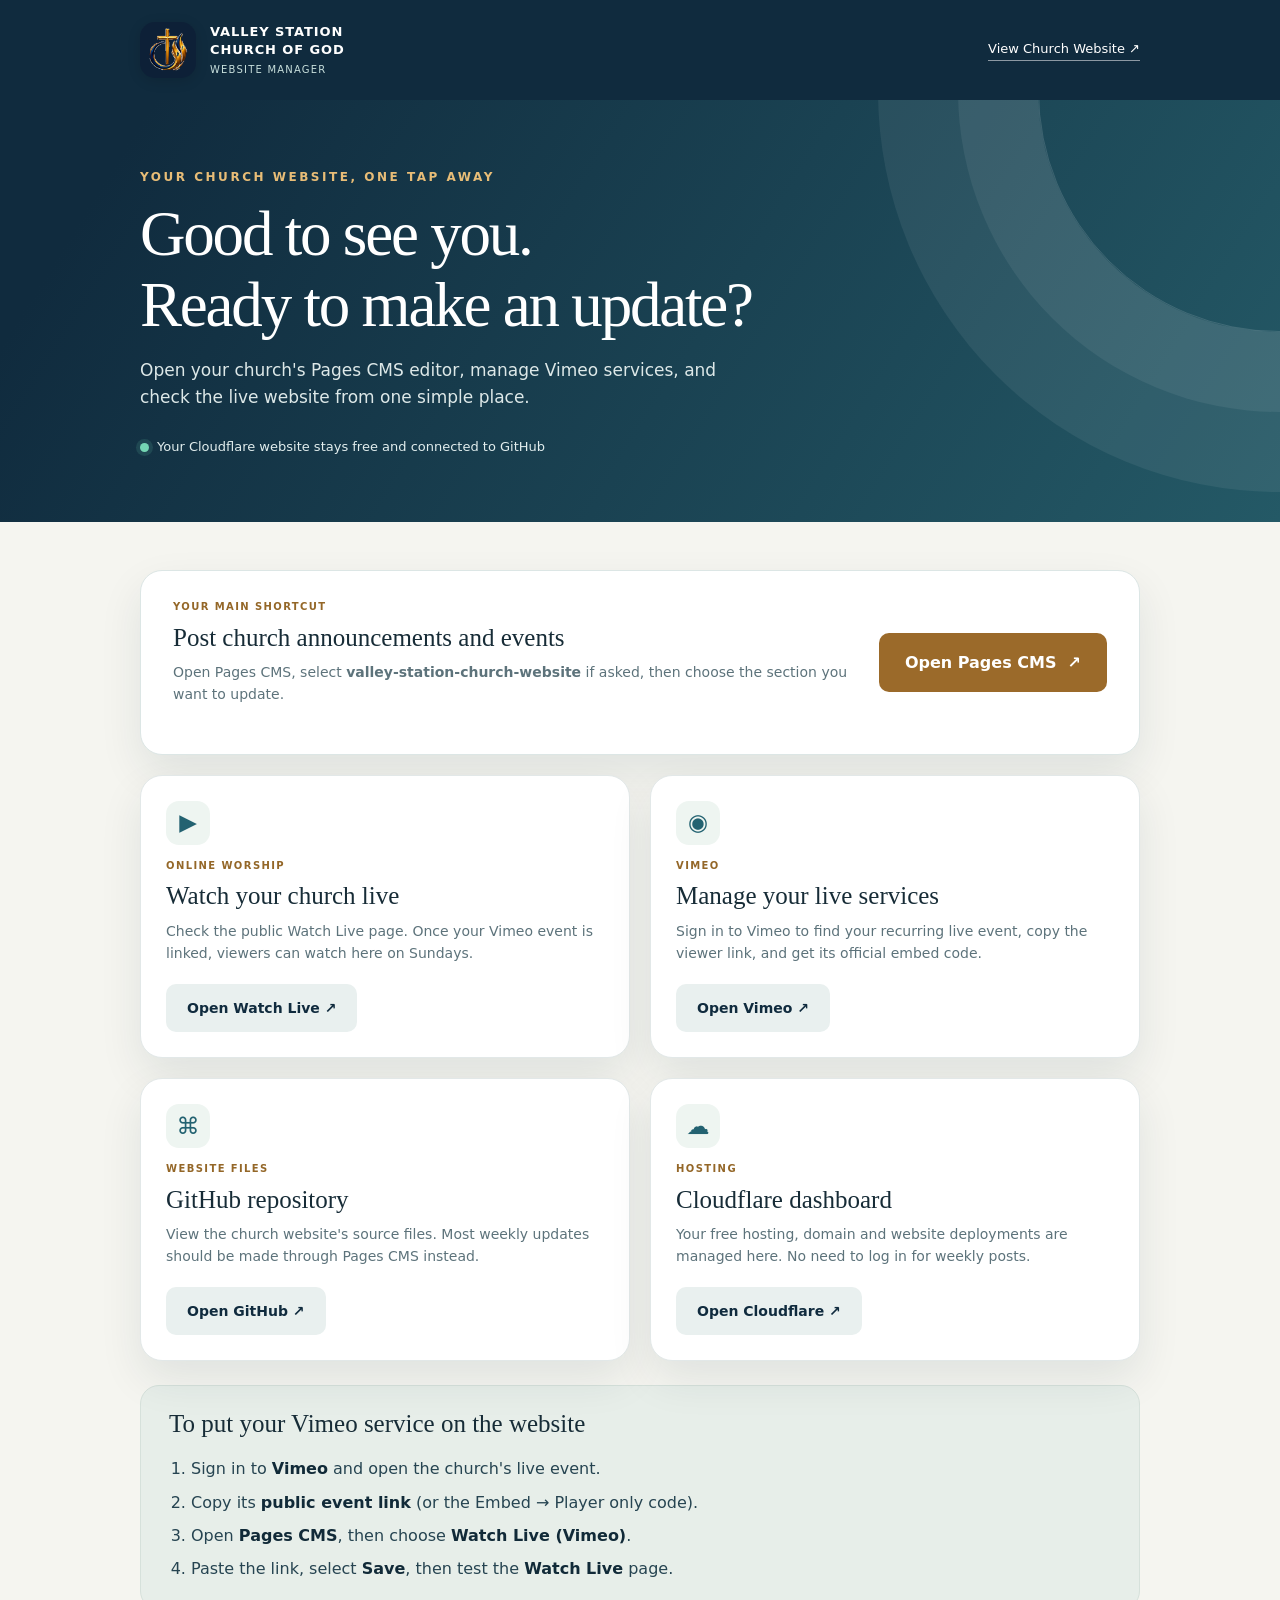
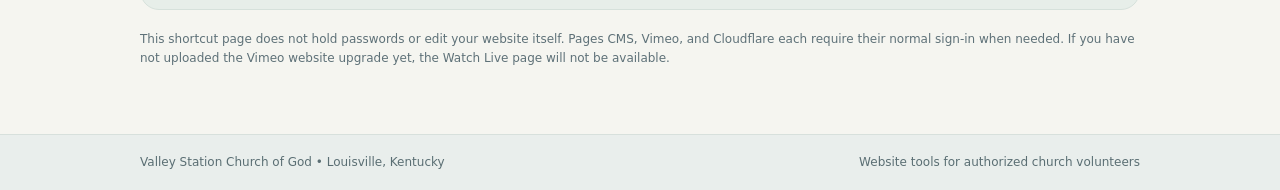
<file: staff/index.html>
<!doctype html>
<html lang="en"><head><meta charset="utf-8"><meta name="viewport" content="width=device-width,initial-scale=1,viewport-fit=cover"><meta name="theme-color" content="#102b3e">
<title>VSCOG Church Website Manager</title><meta name="robots" content="noindex,nofollow"><meta name="description" content="One tap access to Valley Station Church of God's weekly updates, Vimeo live services, and website tools.">
<link rel="manifest" href="./manifest.webmanifest"><link rel="icon" type="image/png" href="./icon-192.png"><link rel="apple-touch-icon" href="./icon-192.png"><style>
:root{--navy:#102b3e;--teal:#245966;--gold:#ba8741;--bg:#f5f5f0;--ink:#172c37;--muted:#5d737b;--stroke:#e2e8e8;--shadow:0 18px 44px rgba(11,39,51,.09)}
*{box-sizing:border-box}html{scroll-behavior:smooth}body{margin:0;font:16px/1.58 system-ui,-apple-system,'Segoe UI',Arial,sans-serif;background:var(--bg);color:var(--ink)}a{color:inherit}a:focus-visible,button:focus-visible{outline:3px solid #d2a049;outline-offset:4px}.top{background:var(--navy);color:#fff}.wrap{width:min(1000px,calc(100% - 36px));margin:auto}.top-inner{padding:22px 0;display:flex;align-items:center;gap:14px}.logo{width:56px;height:56px;border-radius:15px;object-fit:cover;background:#091b2b;box-shadow:0 3px 13px #0002}.wordmark{font-weight:800;font-size:13px;letter-spacing:.07em;line-height:1.35}.wordmark small{font-weight:500;color:#c8dfdc;text-transform:uppercase;display:block;letter-spacing:.12em;font-size:10px;margin-top:5px}.rightnav{margin-left:auto;color:#fff;font-size:13px;text-decoration:none;border-bottom:1px solid #ffffff85}header.hero{padding:68px 0 65px;background:linear-gradient(122deg,#102b3e 10%,#245966 100%);color:white;overflow:hidden;position:relative}header.hero:before{content:'';width:480px;height:480px;border:1px solid #ffffff24;border-radius:50%;position:absolute;right:-240px;top:-250px;box-shadow:0 0 0 80px #fff1,0 0 0 160px #fff1}header.hero .wrap{position:relative;z-index:1}.eyebrow{color:#e8bd77;text-transform:uppercase;letter-spacing:.21em;font-size:12px;font-weight:800}.hero h1{font-family:Georgia,'Times New Roman',serif;font-weight:400;font-size:clamp(37px,7vw,63px);line-height:1.12;letter-spacing:-.035em;max-width:700px;margin:12px 0 17px}.hero p{color:#dde8e8;font-size:17px;max-width:630px;margin:0}.status{display:flex;gap:8px;align-items:center;font-size:13px;margin-top:26px;color:#e2eeee}.dot{width:9px;height:9px;border-radius:50%;background:#74d6b4;box-shadow:0 0 0 4px #74d6b422}.main{padding:48px 0 66px}.grid{display:grid;grid-template-columns:1fr 1fr;gap:20px}.card{background:#fff;border:1px solid var(--stroke);border-radius:22px;padding:25px;box-shadow:var(--shadow)}.primary{grid-column:1/-1;background:#fff;display:flex;align-items:center;justify-content:space-between;gap:25px;padding:28px 32px;border:1px solid #dce6e5}.tag{color:#946728;font-weight:850;letter-spacing:.14em;font-size:10px;text-transform:uppercase}.card h2{font-family:Georgia,'Times New Roman',serif;font-size:25px;font-weight:400;margin:7px 0 8px;line-height:1.25}.card p{font-size:14px;color:var(--muted);margin:0 0 20px}.card .btn{display:inline-flex;gap:12px;align-items:center;justify-content:center;border:0;background:var(--navy);padding:13px 21px;color:#fff;border-radius:10px;text-decoration:none;font-weight:700;font-size:14px;white-space:nowrap;transition:transform .15s,background .15s}.card .btn:hover{background:var(--teal);transform:translateY(-1px)}.card .btn.secondary{background:#e9f0ef;color:var(--navy)}.card .btn.secondary:hover{background:#d8e7e3}.primary .btn{font-size:16px;padding:17px 26px;background:#9b6a2a}.primary .btn:hover{background:#755021}.icon{width:44px;height:44px;border-radius:13px;background:#eef5f1;color:#236271;font-size:23px;display:grid;place-items:center;margin-bottom:13px}.steps{margin-top:24px;background:#e7eee9;border:1px solid #d6e1db;border-radius:19px;padding:24px 28px}.steps h2{font:normal 25px Georgia,serif;margin:0 0 14px}.steps ol{margin:0;padding-left:22px;color:#264451}.steps li{padding:4px 0}.steps strong{color:#112a38}.fineprint{font-size:12px;color:#5e7178;margin:20px 0 0}.foot{background:#e9eeec;border-top:1px solid #d7e0dc;color:#5a6e73;padding:18px 0;font-size:12px}.foot .wrap{display:flex;justify-content:space-between;gap:12px;flex-wrap:wrap}.mini{display:none}@media(max-width:680px){.top-inner{padding:13px 0}.logo{width:48px;height:48px}.wordmark{font-size:11px}.wordmark small{font-size:9px}header.hero{padding:51px 0 49px}.hero p{font-size:15px}.grid{grid-template-columns:1fr}.primary{display:block;padding:24px}.primary .btn{width:100%}.card{padding:23px}.mini{display:inline}.steps{padding:21px}.rightnav{font-size:11px}}
@media(prefers-reduced-motion:reduce){.card .btn{transition:none}}
</style></head>
<body><div class="top"><div class="wrap top-inner"><img class="logo" src="./icon-192.png" alt="Church of God emblem"><div class="wordmark">VALLEY STATION<br>CHURCH OF GOD<small>Website manager</small></div><a class="rightnav" href="https://myvscog.org/" target="_blank" rel="noopener noreferrer">View Church Website ↗</a></div></div>
<header class="hero"><div class="wrap"><div class="eyebrow">Your church website, one tap away</div><h1>Good to see you.<br>Ready to make an update?</h1><p>Open your church's Pages CMS editor, manage Vimeo services, and check the live website from one simple place.</p><div class="status"><span class="dot" aria-hidden="true"></span> Your Cloudflare website stays free and connected to GitHub</div></div></header>
<main class="main"><div class="wrap"><div class="grid">
<section class="card primary"><div><div class="tag">Your main shortcut</div><h2>Post church announcements and events</h2><p>Open Pages CMS, select <strong>valley-station-church-website</strong> if asked, then choose the section you want to update.</p></div><a class="btn" href="https://app.pagescms.org/" target="_blank" rel="noopener noreferrer">Open Pages CMS &nbsp;↗</a></section>
<section class="card"><div class="icon" aria-hidden="true">▶</div><div class="tag">Online worship</div><h2>Watch your church live</h2><p>Check the public Watch Live page. Once your Vimeo event is linked, viewers can watch here on Sundays.</p><a class="btn secondary" href="https://myvscog.org/watch/" target="_blank" rel="noopener noreferrer">Open Watch Live ↗</a></section>
<section class="card"><div class="icon" aria-hidden="true">◉</div><div class="tag">Vimeo</div><h2>Manage your live services</h2><p>Sign in to Vimeo to find your recurring live event, copy the viewer link, and get its official embed code.</p><a class="btn secondary" href="https://vimeo.com/" target="_blank" rel="noopener noreferrer">Open Vimeo ↗</a></section>
<section class="card"><div class="icon" aria-hidden="true">⌘</div><div class="tag">Website files</div><h2>GitHub repository</h2><p>View the church website's source files. Most weekly updates should be made through Pages CMS instead.</p><a class="btn secondary" href="https://github.com/tjbass2655/valley-station-church-website" target="_blank" rel="noopener noreferrer">Open GitHub ↗</a></section>
<section class="card"><div class="icon" aria-hidden="true">☁</div><div class="tag">Hosting</div><h2>Cloudflare dashboard</h2><p>Your free hosting, domain and website deployments are managed here. No need to log in for weekly posts.</p><a class="btn secondary" href="https://dash.cloudflare.com/" target="_blank" rel="noopener noreferrer">Open Cloudflare ↗</a></section>
</div><aside class="steps"><h2>To put your Vimeo service on the website</h2><ol><li>Sign in to <strong>Vimeo</strong> and open the church's live event.</li><li>Copy its <strong>public event link</strong> (or the Embed → Player only code).</li><li>Open <strong>Pages CMS</strong>, then choose <strong>Watch Live (Vimeo)</strong>.</li><li>Paste the link, select <strong>Save</strong>, then test the <strong>Watch Live</strong> page.</li></ol></aside><p class="fineprint">This shortcut page does not hold passwords or edit your website itself. Pages CMS, Vimeo, and Cloudflare each require their normal sign-in when needed. If you have not uploaded the Vimeo website upgrade yet, the Watch Live page will not be available.</p></div></main>
<footer class="foot"><div class="wrap"><span>Valley Station Church of God • Louisville, Kentucky</span><span>Website tools for authorized church volunteers</span></div></footer><script>if("serviceWorker" in navigator){addEventListener("load",()=>navigator.serviceWorker.register("./sw.js").catch(()=>{}));}</script></body></html>
</file>
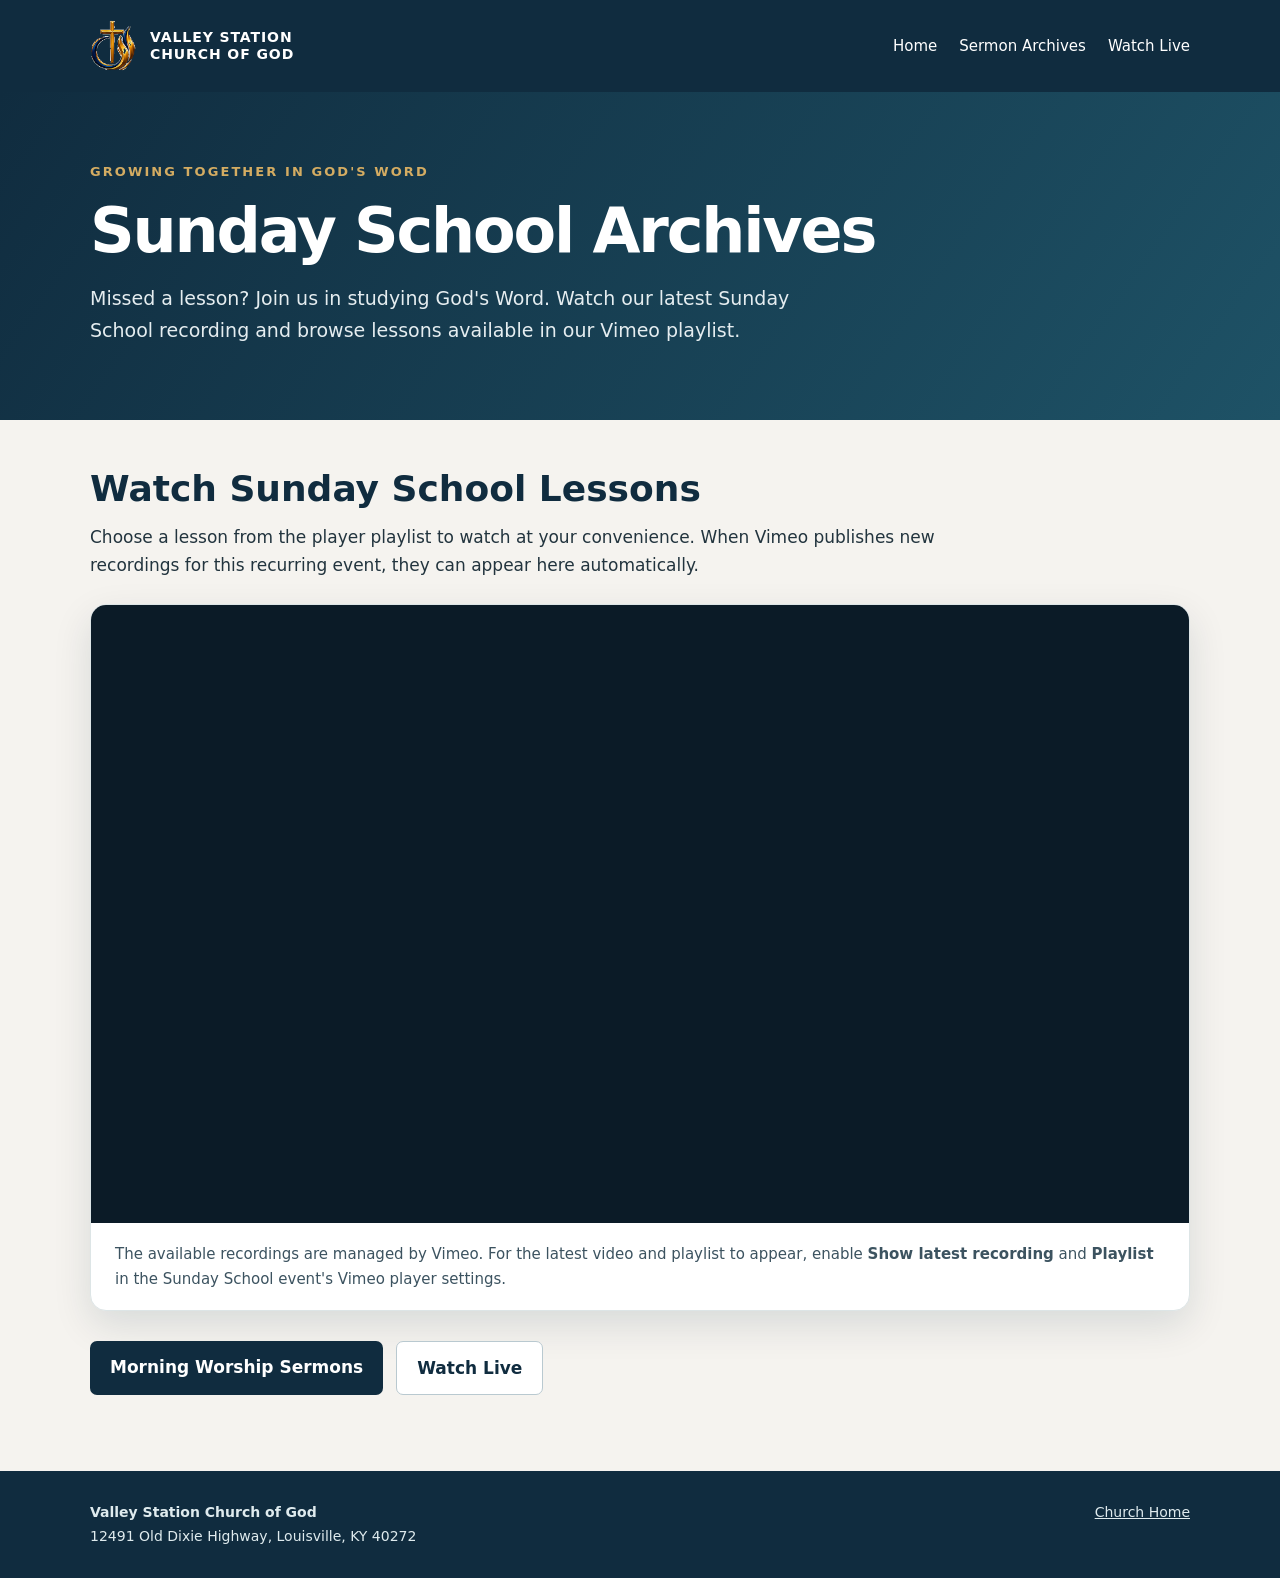
<file: sunday-school/index.html>
<!doctype html>
<html lang="en">
<head>
  <meta charset="utf-8">
  <meta name="viewport" content="width=device-width, initial-scale=1">
  <meta name="theme-color" content="#102c3f">
  <meta name="description" content="Watch Sunday School lessons and previous Sunday School recordings from Valley Station Church of God in Louisville, Kentucky.">
  <title>Sunday School Archives | Valley Station Church of God</title>
  <link rel="icon" type="image/png" href="../assets/icon-192.png">
  <style>
    :root { color-scheme: light; --navy:#102c3f; --blue:#173f55; --gold:#d4ac62; --cream:#f5f3ef; }
    * { box-sizing:border-box; }
    body { margin:0; font: 17px/1.65 system-ui,-apple-system,"Segoe UI",sans-serif; color:#22343e; background:var(--cream); }
    a { color:inherit; }
    .container { width:min(1100px,calc(100% - 36px)); margin:auto; }
    .skip { position:absolute; top:-100px; left:10px; padding:10px; background:white; z-index:5; }
    .skip:focus { top:10px; }
    header { background:var(--navy); color:white; }
    .header { min-height:92px; display:flex; justify-content:space-between; align-items:center; gap:20px; flex-wrap:wrap; padding:14px 0; }
    .brand { display:flex; align-items:center; gap:14px; text-decoration:none; font-weight:650; letter-spacing:.065em; line-height:1.25; font-size:14px; }
    .brand img { width:46px; height:54px; object-fit:contain; }
    nav { display:flex; gap:22px; flex-wrap:wrap; font-size:15px; }
    nav a { text-decoration:none; }
    nav a:hover, nav a:focus-visible { text-decoration:underline; }
    .hero { background:linear-gradient(125deg,#102c3f,#1e5266); color:white; padding:64px 0 74px; }
    .eyebrow { font-size:13px; font-weight:800; text-transform:uppercase; letter-spacing:.16em; color:var(--gold); }
    h1 { margin:12px 0 18px; font-size:clamp(35px,5.6vw,62px); line-height:1.12; letter-spacing:-.035em; }
    .hero p { margin:0; max-width:730px; font-size:19px; color:#e5edf0; }
    main .content { padding:46px 0 76px; }
    h2 { color:var(--navy); font-size:clamp(25px,3vw,36px); line-height:1.25; margin:0 0 12px; }
    .lead { margin:0 0 25px; max-width:850px; }
    .player-shell { background:white; border-radius:16px; overflow:hidden; box-shadow:0 14px 38px rgba(11,39,54,.12); border:1px solid #dde5e6; }
    .player { padding:56.25% 0 0; position:relative; background:#0b1b27; }
    .player iframe { position:absolute; inset:0; width:100%; height:100%; border:0; }
    .note { padding:19px 24px; margin:0; font-size:15px; color:#3c5360; }
    .links { display:flex; gap:13px; flex-wrap:wrap; margin-top:30px; }
    .button { display:inline-block; padding:12px 20px; border-radius:7px; text-decoration:none; background:var(--navy); color:white; font-weight:650; }
    .button.secondary { background:white; border:1px solid #b9c9d0; color:var(--navy); }
    footer { background:var(--navy); color:#dfebee; padding:30px 0; font-size:14px; }
    footer .container { display:flex; justify-content:space-between; flex-wrap:wrap; gap:20px; }
    footer p { margin:0; }
    @media(max-width:600px) { .hero {padding:42px 0 50px;} .header {align-items:flex-start;} nav {gap:13px;} .content {padding-top:32px;} }
  </style>
</head>
<body>
  <a class="skip" href="#sunday-school-player">Skip to Sunday School player</a>
  <header>
    <div class="container header">
      <a class="brand" href="../" aria-label="Valley Station Church of God home">
        <img src="../assets/church-of-god-logo.png" alt="Church of God emblem" width="46" height="54">
        <span>VALLEY STATION<br><strong>CHURCH OF GOD</strong></span>
      </a>
      <nav aria-label="Sunday School archive navigation">
        <a href="../">Home</a>
        <a href="../sermons/">Sermon Archives</a>
        <a href="../watch/">Watch Live</a>
      </nav>
    </div>
  </header>
  <main>
    <section class="hero">
      <div class="container">
        <span class="eyebrow">Growing Together in God's Word</span>
        <h1>Sunday School Archives</h1>
        <p>Missed a lesson? Join us in studying God's Word. Watch our latest Sunday School recording and browse lessons available in our Vimeo playlist.</p>
      </div>
    </section>
    <section class="content container" aria-labelledby="recordings-heading">
      <h2 id="recordings-heading">Watch Sunday School Lessons</h2>
      <p class="lead">Choose a lesson from the player playlist to watch at your convenience. When Vimeo publishes new recordings for this recurring event, they can appear here automatically.</p>
      <div class="player-shell" id="sunday-school-player">
        <div class="player">
          <iframe src="https://vimeo.com/event/6371394/embed/interaction" title="Valley Station Church of God Sunday School recordings" allow="autoplay; fullscreen; picture-in-picture; encrypted-media; web-share" referrerpolicy="strict-origin-when-cross-origin" allowfullscreen loading="lazy"></iframe>
        </div>
        <p class="note">The available recordings are managed by Vimeo. For the latest video and playlist to appear, enable <strong>Show latest recording</strong> and <strong>Playlist</strong> in the Sunday School event's Vimeo player settings.</p>
      </div>
      <div class="links">
        <a class="button" href="../sermons/">Morning Worship Sermons</a>
        <a class="button secondary" href="../watch/">Watch Live</a>
      </div>
    </section>
  </main>
  <footer><div class="container"><p><strong>Valley Station Church of God</strong><br>12491 Old Dixie Highway, Louisville, KY 40272</p><p><a href="../">Church Home</a></p></div></footer>
</body>
</html>
</file>
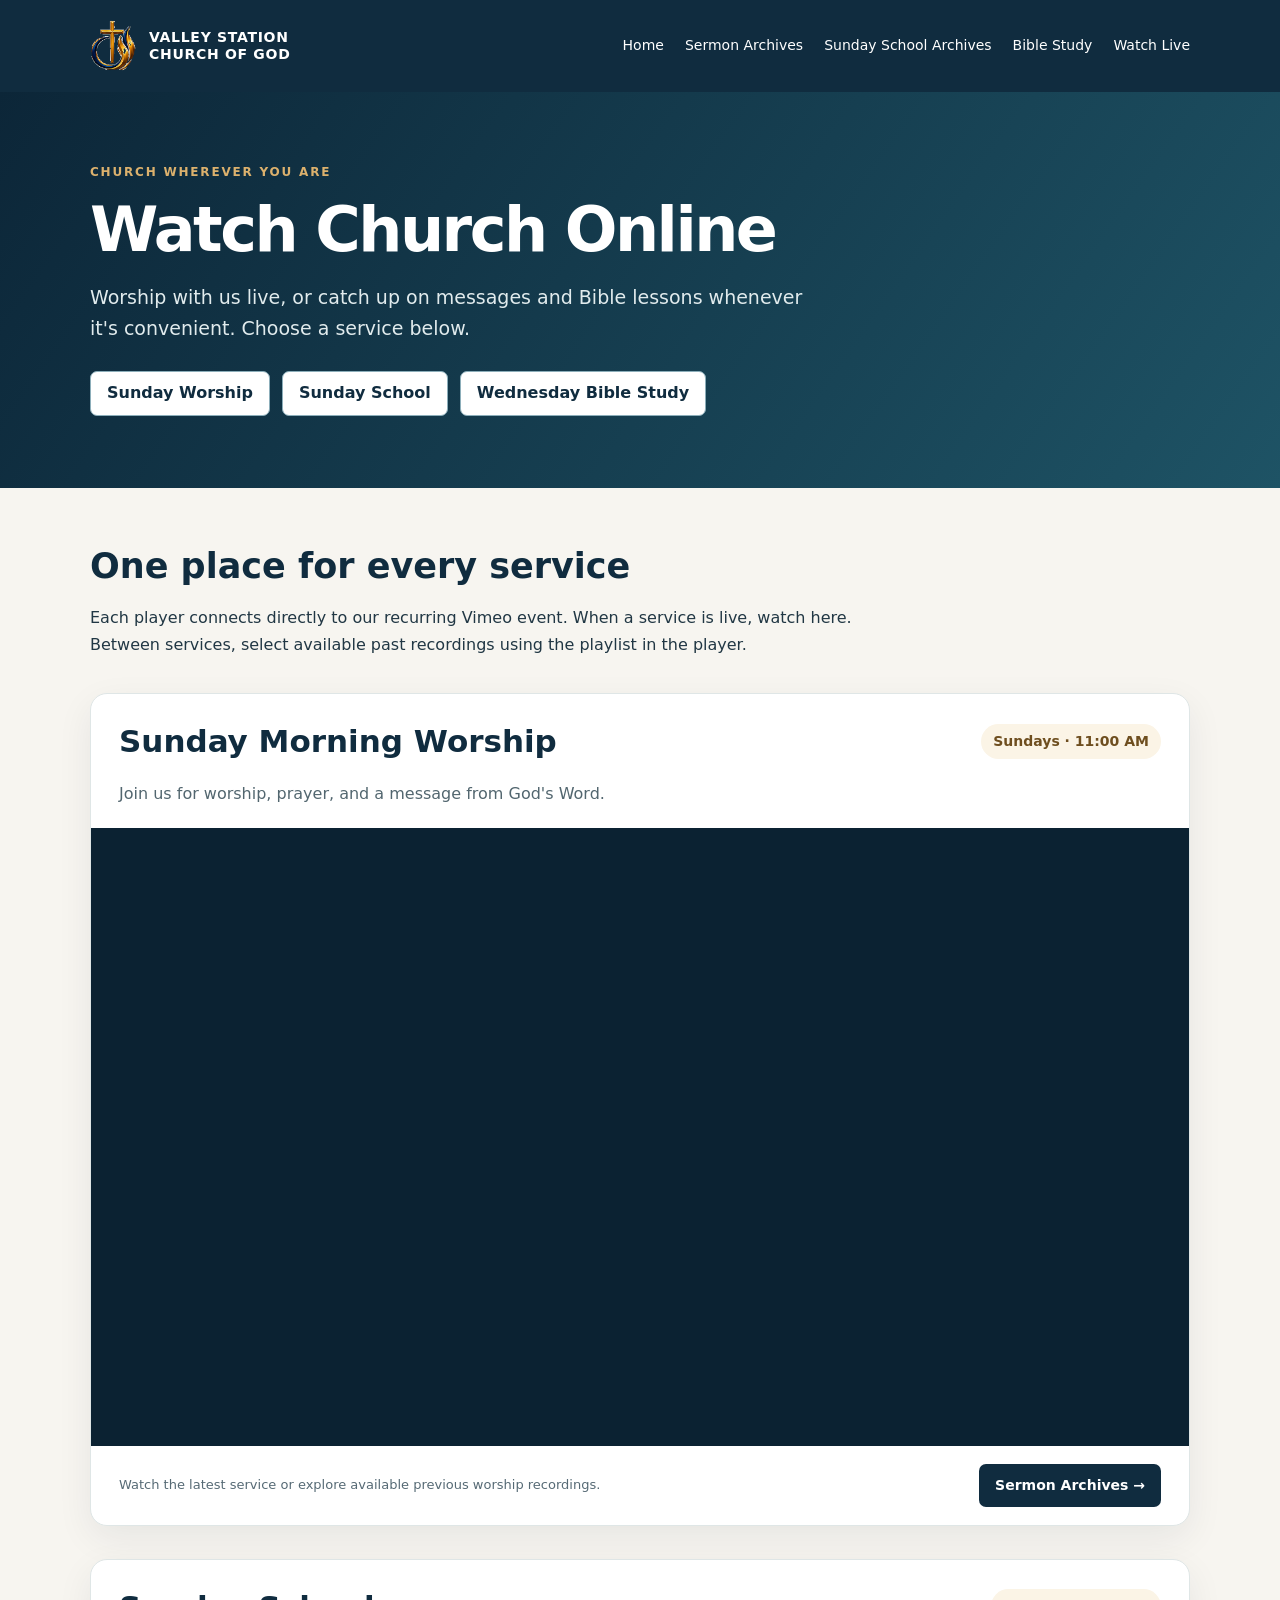
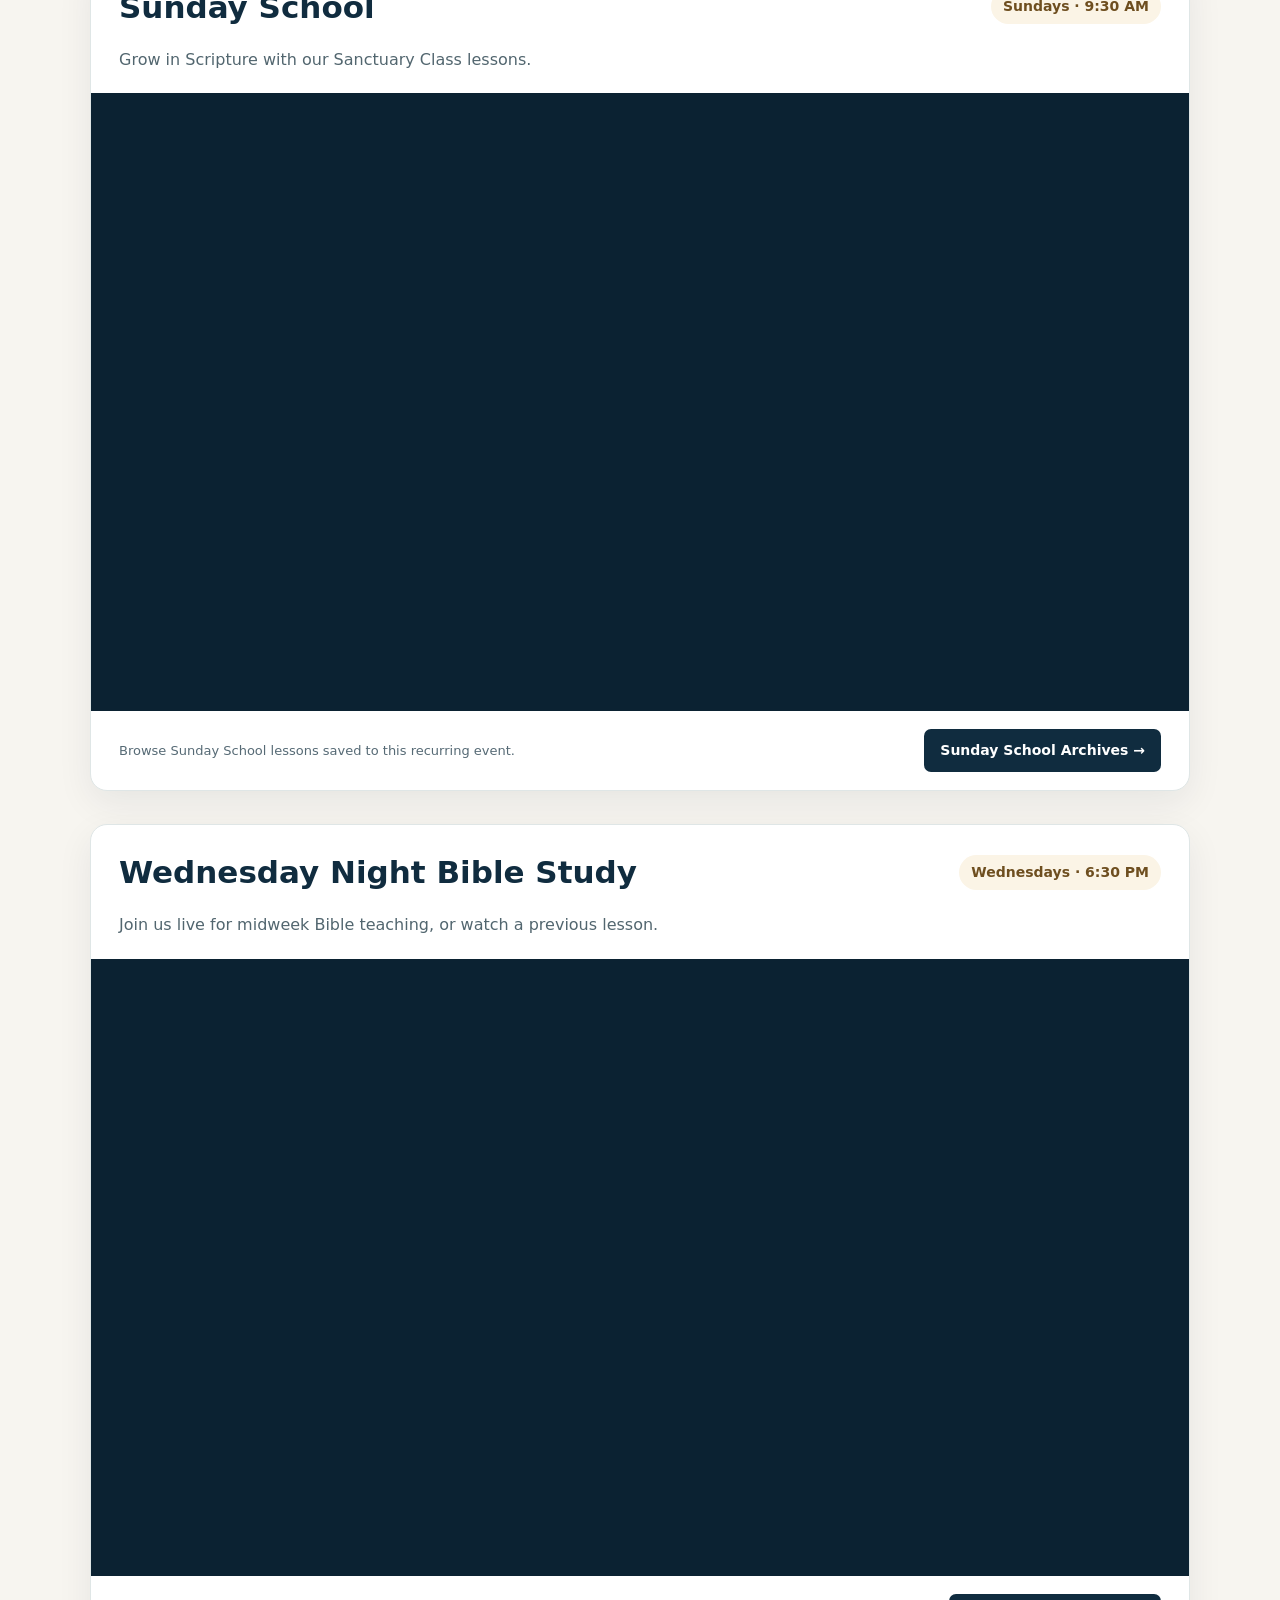
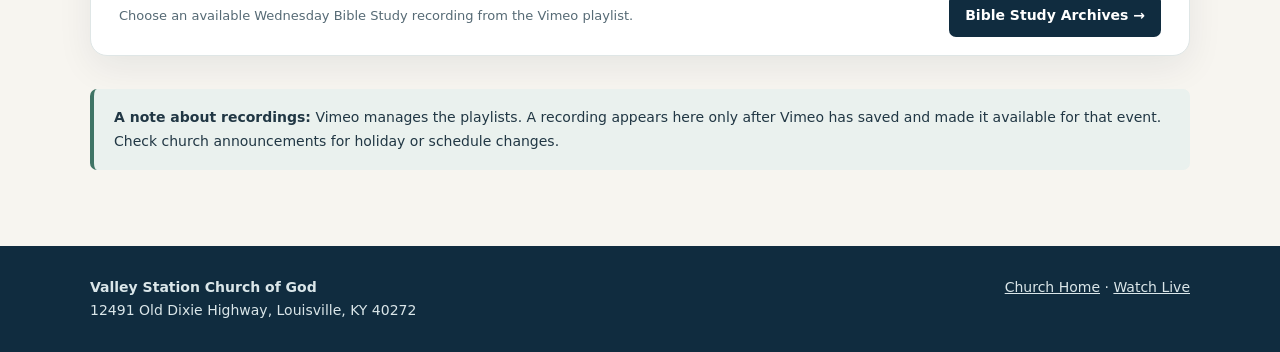
<file: watch-online/index.html>
<!doctype html>
<html lang="en">
<head>
  <meta charset="utf-8">
  <meta name="viewport" content="width=device-width, initial-scale=1">
  <meta name="theme-color" content="#102c3f">
  <meta name="description" content="Watch Sunday Worship, Sunday School, and Wednesday Night Bible Study live or on demand at Valley Station Church of God.">
  <title>Watch Online | Valley Station Church of God</title>
  <link rel="icon" type="image/png" href="../assets/icon-192.png">
  <style>
    :root{--navy:#102c3f;--blue:#1b4559;--gold:#dcb16d;--ink:#213744;--paper:#f7f5f0}
    *{box-sizing:border-box}html{scroll-behavior:smooth}body{margin:0;font:16px/1.65 system-ui,-apple-system,"Segoe UI",sans-serif;color:var(--ink);background:var(--paper)}
    a{color:inherit}.container{width:min(1100px,calc(100% - 36px));margin:auto}.skip{position:absolute;left:-9999px;top:10px;background:white;padding:12px;z-index:10}.skip:focus{left:10px}a:focus-visible{outline:3px solid var(--gold);outline-offset:3px}
    header{background:var(--navy);color:#fff}.header{min-height:92px;display:flex;justify-content:space-between;align-items:center;gap:20px;flex-wrap:wrap;padding:15px 0}.brand{display:flex;align-items:center;gap:13px;text-decoration:none;font-size:14px;font-weight:700;letter-spacing:.05em;line-height:1.25}.brand img{width:46px;height:54px;object-fit:contain}nav{display:flex;flex-wrap:wrap;gap:12px 21px;font-size:14px}nav a{text-decoration:none}nav a:hover{text-decoration:underline}
    .hero{background:linear-gradient(125deg,#0c2638,#1e5365);color:white;padding:66px 0 72px}.eyebrow{color:var(--gold);font-size:12px;font-weight:800;letter-spacing:.15em;text-transform:uppercase}h1{font-size:clamp(37px,5.7vw,62px);line-height:1.1;letter-spacing:-.04em;margin:12px 0 17px}.hero p{font-size:19px;color:#e1ebed;max-width:730px;margin:0}.jump-links{display:flex;flex-wrap:wrap;gap:12px;margin-top:27px}.jump-links a{display:inline-flex;align-items:center;justify-content:center;min-height:43px;border:1px solid #8caeba;border-radius:7px;padding:8px 16px;text-decoration:none;font-weight:650;background:#fff;color:var(--navy)}.jump-links a:hover{background:#f2e2c8}
    main .content{padding:50px 0 76px}.intro{max-width:820px;margin:0 0 35px}.intro h2{margin:0 0 10px;font-size:clamp(25px,3.5vw,35px);color:var(--navy)}.intro p{margin:0}.service{scroll-margin-top:25px;margin:0 0 33px;border:1px solid #dfe6e6;border-radius:17px;background:#fff;box-shadow:0 12px 36px rgba(10,35,55,.07);overflow:hidden}.service-heading{display:flex;flex-wrap:wrap;justify-content:space-between;gap:8px 20px;align-items:center;padding:27px 28px 20px}.service h2{margin:0;font-size:clamp(23px,3vw,31px);line-height:1.3;color:var(--navy)}.schedule{font-size:14px;font-weight:750;color:#6e4e1f;background:#fbf4e6;padding:6px 12px;border-radius:999px}.service .description{margin:0;padding:0 28px 20px;color:#52666f}.player{position:relative;padding-top:56.25%;background:#0b2232}.player iframe{position:absolute;inset:0;width:100%;height:100%;border:0}.service-footer{display:flex;flex-wrap:wrap;align-items:center;justify-content:space-between;gap:14px;padding:18px 28px}.service-footer p{margin:0;font-size:13px;color:#566a75;max-width:690px}.service-footer a{background:var(--navy);color:white;text-decoration:none;border-radius:7px;padding:10px 16px;font-size:14px;font-weight:700;white-space:nowrap}.service-footer a:hover{background:#245268}.note{background:#eaf1ee;border-left:4px solid #3f7465;padding:17px 20px;border-radius:7px;font-size:14px}.note p{margin:0}footer{background:var(--navy);color:#dae6e9;padding:30px 0;font-size:14px}footer .container{display:flex;flex-wrap:wrap;justify-content:space-between;gap:20px}footer p{margin:0}footer a{color:inherit}
    @media(max-width:650px){.hero{padding:46px 0 52px}.header{align-items:flex-start}.service-heading{padding:20px 18px 12px}.service .description{padding:0 18px 16px}.service-footer{padding:16px 18px}.service-footer a{width:100%;text-align:center}}
  </style>
</head>
<body>
  <a class="skip" href="#services">Skip to worship videos</a>
  <header><div class="container header">
    <a class="brand" href="../" aria-label="Valley Station Church of God home"><img src="../assets/church-of-god-logo.png" alt="Church of God emblem" width="46" height="54"><span>VALLEY STATION<br><strong>CHURCH OF GOD</strong></span></a>
    <nav aria-label="Website navigation"><a href="../">Home</a><a href="../sermons/">Sermon Archives</a><a href="../sunday-school/">Sunday School Archives</a><a href="../bible-study/">Bible Study</a><a href="../watch/">Watch Live</a></nav>
  </div></header>
  <main>
    <section class="hero"><div class="container"><span class="eyebrow">Church Wherever You Are</span><h1>Watch Church Online</h1><p>Worship with us live, or catch up on messages and Bible lessons whenever it's convenient. Choose a service below.</p><div class="jump-links"><a href="#worship">Sunday Worship</a><a href="#sunday-school">Sunday School</a><a href="#bible-study">Wednesday Bible Study</a></div></div></section>
    <div class="content container" id="services">
      <div class="intro"><h2>One place for every service</h2><p>Each player connects directly to our recurring Vimeo event. When a service is live, watch here. Between services, select available past recordings using the playlist in the player.</p></div>
      <section class="service" id="worship" aria-labelledby="worship-title"><div class="service-heading"><h2 id="worship-title">Sunday Morning Worship</h2><span class="schedule">Sundays · 11:00 AM</span></div><p class="description">Join us for worship, prayer, and a message from God's Word.</p><div class="player"><iframe src="https://vimeo.com/event/6371376/embed/interaction" title="Sunday Morning Worship live and past sermons" allow="autoplay; fullscreen; picture-in-picture; encrypted-media; web-share" referrerpolicy="strict-origin-when-cross-origin" loading="lazy" allowfullscreen></iframe></div><div class="service-footer"><p>Watch the latest service or explore available previous worship recordings.</p><a href="../sermons/">Sermon Archives →</a></div></section>
      <section class="service" id="sunday-school" aria-labelledby="school-title"><div class="service-heading"><h2 id="school-title">Sunday School</h2><span class="schedule">Sundays · 9:30 AM</span></div><p class="description">Grow in Scripture with our Sanctuary Class lessons.</p><div class="player"><iframe src="https://vimeo.com/event/6371394/embed/interaction" title="Sunday School live and recorded lessons" allow="autoplay; fullscreen; picture-in-picture; encrypted-media; web-share" referrerpolicy="strict-origin-when-cross-origin" loading="lazy" allowfullscreen></iframe></div><div class="service-footer"><p>Browse Sunday School lessons saved to this recurring event.</p><a href="../sunday-school/">Sunday School Archives →</a></div></section>
      <section class="service" id="bible-study" aria-labelledby="study-title"><div class="service-heading"><h2 id="study-title">Wednesday Night Bible Study</h2><span class="schedule">Wednesdays · 6:30 PM</span></div><p class="description">Join us live for midweek Bible teaching, or watch a previous lesson.</p><div class="player"><iframe src="https://vimeo.com/event/6142757/embed/interaction" title="Wednesday Night Bible Study live and archived lessons" allow="autoplay; fullscreen; picture-in-picture; encrypted-media; web-share" referrerpolicy="strict-origin-when-cross-origin" loading="lazy" allowfullscreen></iframe></div><div class="service-footer"><p>Choose an available Wednesday Bible Study recording from the Vimeo playlist.</p><a href="../bible-study/">Bible Study Archives →</a></div></section>
      <div class="note"><p><strong>A note about recordings:</strong> Vimeo manages the playlists. A recording appears here only after Vimeo has saved and made it available for that event. Check church announcements for holiday or schedule changes.</p></div>
    </div>
  </main>
  <footer><div class="container"><p><strong>Valley Station Church of God</strong><br>12491 Old Dixie Highway, Louisville, KY 40272</p><p><a href="../">Church Home</a> · <a href="../watch/">Watch Live</a></p></div></footer>
</body>
</html>
</file>
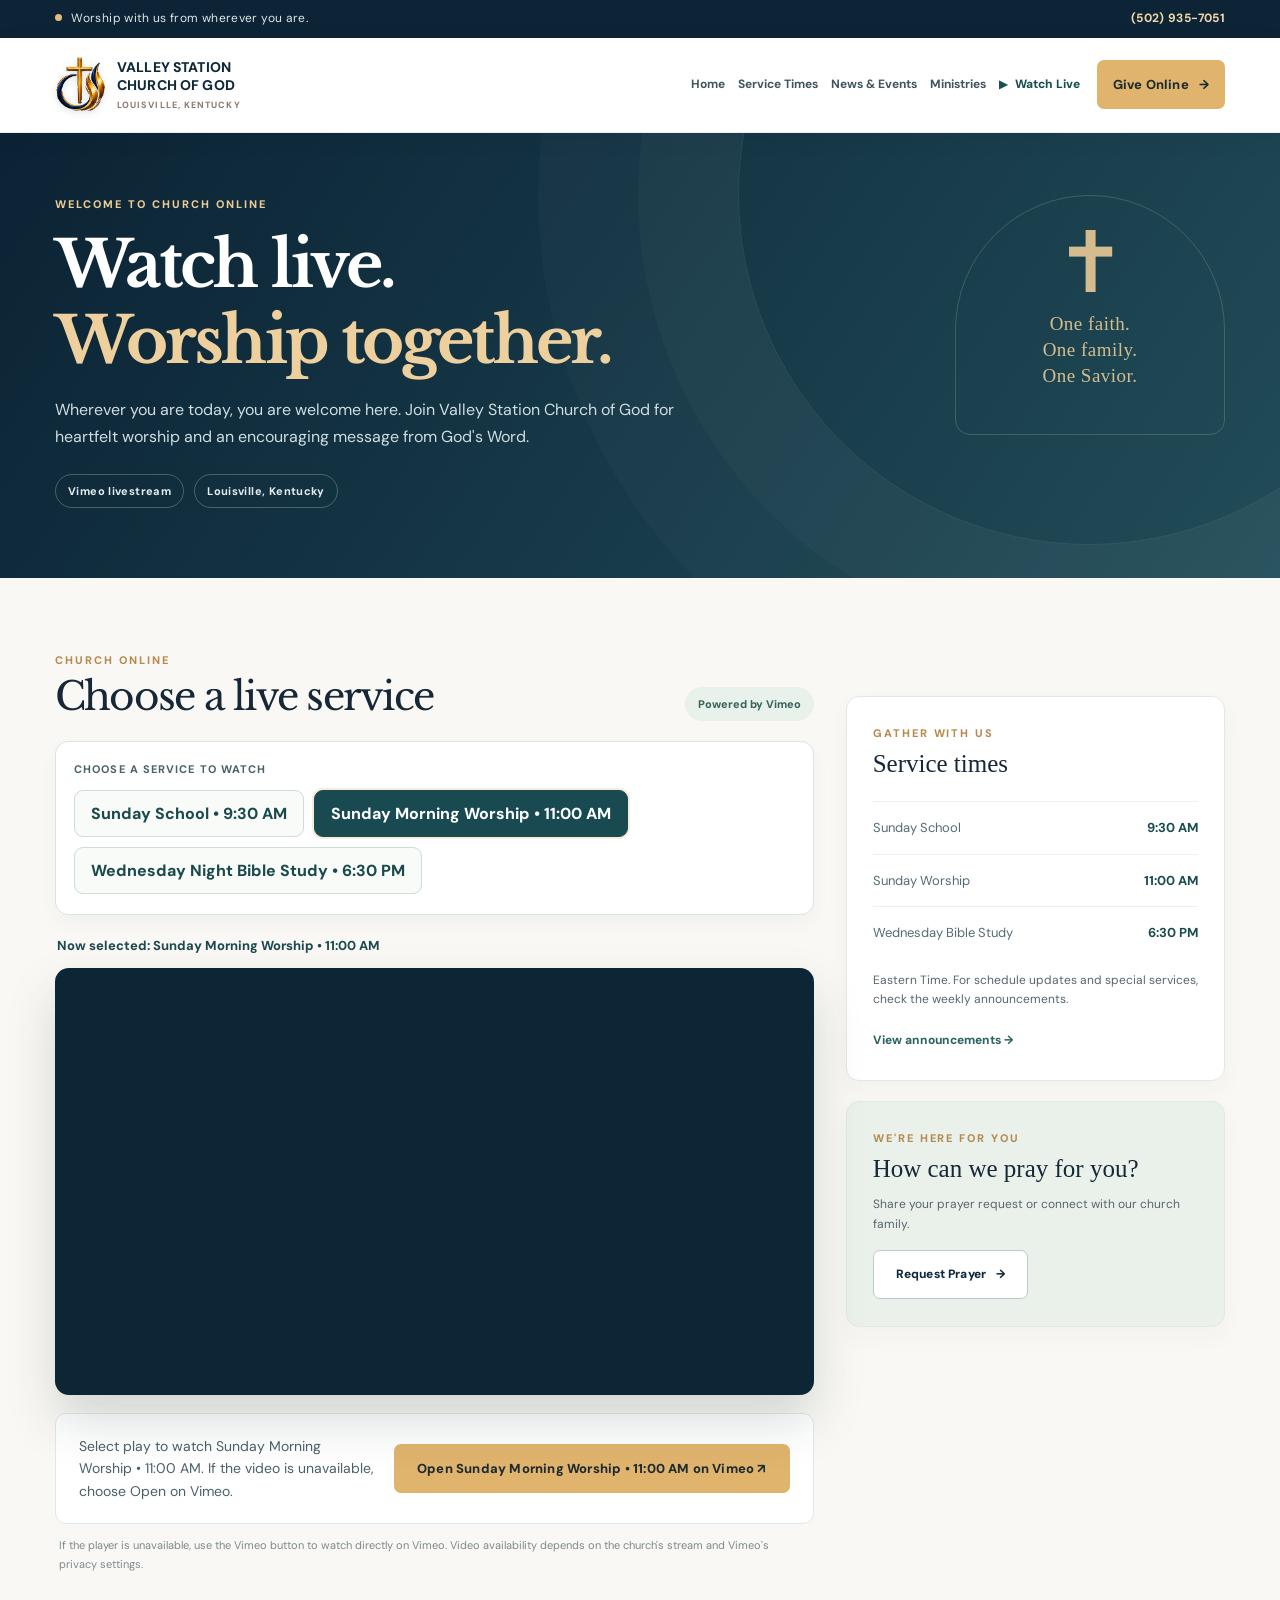
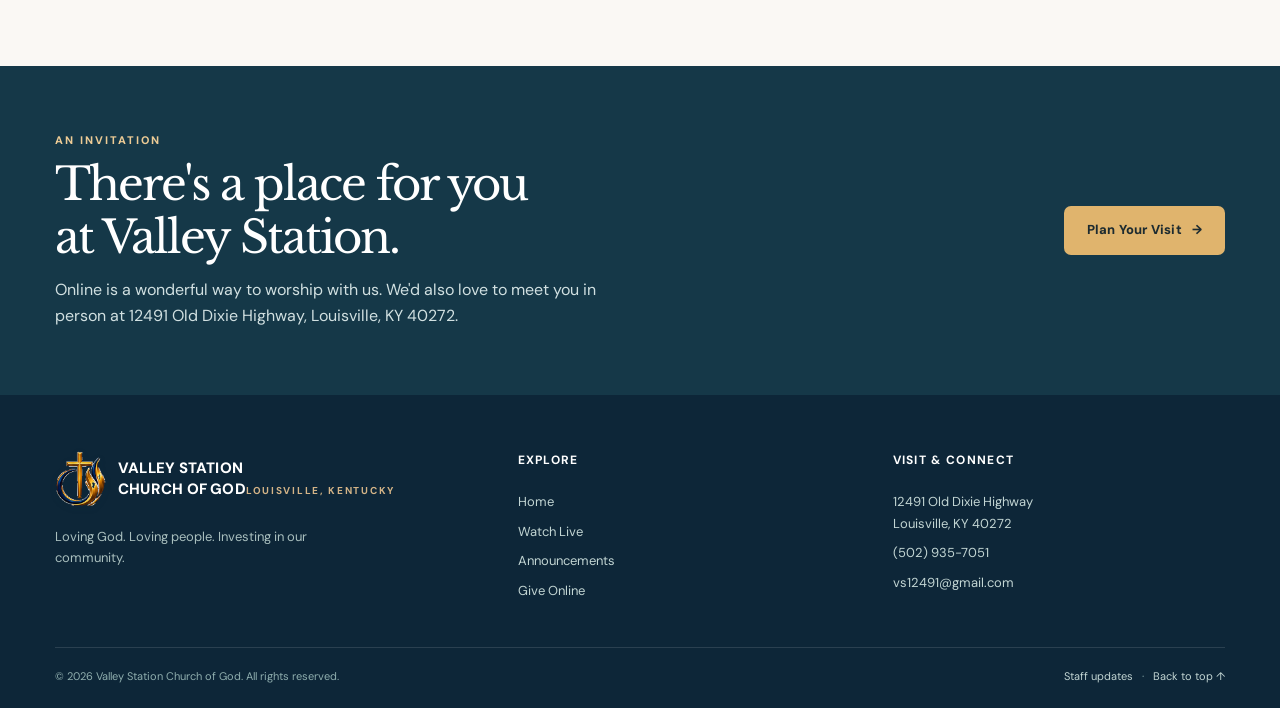
<file: watch/index.html>
<!doctype html>
<html lang="en">
<head>
<meta charset="utf-8"><meta name="viewport" content="width=device-width, initial-scale=1">
<meta name="theme-color" content="#102b3e">
<meta name="description" content="Watch Valley Station Church of God worship services online through Vimeo. Join our Louisville, Kentucky church family from wherever you are.">
<meta property="og:title" content="Watch Live | Valley Station Church of God">
<meta property="og:type" content="website"><meta property="og:url" content="https://myvscog.org/watch/">
<link rel="icon" href="../assets/icon-192.png" type="image/png"><link rel="apple-touch-icon" href="../assets/icon-192.png">
<link rel="stylesheet" href="../styles.css"><link rel="stylesheet" href="../watch.css">
<title>Watch Live | Valley Station Church of God</title>
</head>
<body class="watch-body"><a class="skip-link" href="#main">Skip to main content</a>
<div class="top-note"><div class="container"><span><span class="top-dot" aria-hidden="true"></span> Worship with us from wherever you are.</span><a href="tel:+15029357051" class="top-watch">(502) 935-7051</a></div></div>
<header class="header" id="top"><div class="container nav">
<a class="brand" href="/" aria-label="Valley Station Church of God homepage"><img src="../assets/church-of-god-logo.png" class="brand-logo" alt="Church of God emblem" width="51" height="57"><span><span class="brand-name">VALLEY STATION<br>CHURCH OF GOD</span><span class="brand-sub">Louisville, Kentucky</span></span></a>
<button class="menu-toggle" type="button" aria-label="Open menu" aria-expanded="false" aria-controls="site-nav"><svg viewBox="0 0 24 24" fill="none" stroke="currentColor" stroke-width="2"><path d="M4 7h16M4 12h16M4 17h16"/></svg></button>
<nav class="nav-links" id="site-nav" aria-label="Main navigation"><a href="/">Home</a><a href="/#visit">Service Times</a><a href="/#news">News &amp; Events</a><a href="/#ministries">Ministries</a><a class="nav-watch" href="/watch/" aria-current="page"><span aria-hidden="true">▶</span> Watch Live</a><a class="btn" href="/#give">Give Online <span aria-hidden="true">→</span></a></nav>
</div></header>
<main id="main">
<section class="watch-hero"><div class="container watch-hero-inner"><div><div class="eyebrow light">Welcome to Church Online</div><h1>Watch live.<br><em>Worship together.</em></h1><p>Wherever you are today, you are welcome here. Join Valley Station Church of God for heartfelt worship and an encouraging message from God's Word.</p><div class="watch-hero-chips"><span>Vimeo livestream</span><span>Louisville, Kentucky</span></div></div><div class="watch-hero-ornament" aria-hidden="true"><span>✝</span><div>One faith.<br>One family.<br>One Savior.</div></div></div></section>
<section class="watch-main section" aria-labelledby="watch-title"><div class="container"><div class="watch-layout">
<div class="watch-primary">
<div class="watch-heading"><div><div class="eyebrow">Church online</div><h2 id="watch-title">Choose a live service</h2></div><span class="platform-tag">Powered by Vimeo</span></div>
<div class="service-picker" id="service-picker" role="group" aria-label="Choose a worship service" hidden>
  <div class="service-picker-label">Choose a service to watch</div>
  <div class="service-picker-buttons" id="service-picker-buttons"></div>
</div>
<div class="service-current" id="service-current" aria-live="polite" hidden></div>
<div class="watch-player" id="vimeo-player" aria-live="polite">
<div class="player-placeholder"><div class="player-halo" aria-hidden="true"><span>▶</span></div><h3>Welcome to Valley Station Online</h3><p id="player-status">We're preparing the connection to our church's Vimeo livestream. The viewing link will appear here once it is added.</p></div>
</div>
<div class="watch-under-player"><div class="watch-message" id="watch-message">Join us for Sunday Morning Worship at 11:00 AM Eastern Time. Select a service above to watch on Vimeo.</div><a class="btn watch-vimeo-button" id="watch-vimeo-button" href="#" target="_blank" rel="noopener noreferrer" hidden>Open on Vimeo <span aria-hidden="true">↗</span></a></div>
<p class="watch-fineprint">If the player is unavailable, use the Vimeo button to watch directly on Vimeo. Video availability depends on the church's stream and Vimeo's privacy settings.</p>
</div>
<aside class="watch-sidebar"><div class="watch-side-card"><div class="eyebrow">Gather with us</div><h3>Service times</h3><div class="watch-time-row"><span>Sunday School</span><strong>9:30 AM</strong></div><div class="watch-time-row"><span>Sunday Worship</span><strong>11:00 AM</strong></div><div class="watch-time-row"><span>Wednesday Bible Study</span><strong>6:30 PM</strong></div><p>Eastern Time. For schedule updates and special services, check the weekly announcements.</p><a href="/#news">View announcements <span aria-hidden="true">→</span></a></div>
<div class="watch-side-card watch-prayer"><div class="eyebrow">We're here for you</div><h3>How can we pray for you?</h3><p>Share your prayer request or connect with our church family.</p><a class="btn btn-ghost" href="mailto:vs12491@gmail.com?subject=Prayer%20Request">Request Prayer <span aria-hidden="true">→</span></a></div></aside>
</div></div></section>
<section class="watch-join"><div class="container watch-join-inner"><div><div class="eyebrow light">An invitation</div><h2>There's a place for you<br>at Valley Station.</h2><p>Online is a wonderful way to worship with us. We'd also love to meet you in person at 12491 Old Dixie Highway, Louisville, KY 40272.</p></div><a class="btn" href="/#visit">Plan Your Visit <span aria-hidden="true">→</span></a></div></section>
</main>
<footer class="footer"><div class="container"><div class="footer-grid"><div><a class="brand" href="/"><img src="../assets/church-of-god-logo.png" class="brand-logo" alt="Church of God emblem" width="51" height="57"><span><span class="brand-name">VALLEY STATION<br>CHURCH OF GOD</span><span class="brand-sub">Louisville, Kentucky</span></span></a><p>Loving God. Loving people. Investing in our community.</p></div><div><h4>Explore</h4><a href="/">Home</a><a href="/watch/">Watch Live</a><a href="/#news">Announcements</a><a href="/#give">Give Online</a></div><div><h4>Visit &amp; Connect</h4><a href="https://www.google.com/maps/search/?api=1&amp;query=12491+Old+Dixie+Highway+Louisville+KY+40272" target="_blank" rel="noopener noreferrer">12491 Old Dixie Highway<br>Louisville, KY 40272</a><a href="tel:+15029357051">(502) 935-7051</a><a href="mailto:vs12491@gmail.com">vs12491@gmail.com</a></div></div><div class="footer-bottom"><span>© <span id="year">2026</span> Valley Station Church of God. All rights reserved.</span><span><a href="https://app.pagescms.org/" target="_blank" rel="noopener noreferrer">Staff updates</a> &nbsp; · &nbsp; <a href="#top">Back to top ↑</a></span></div></div></footer>
<script src="../site.js" defer></script><script src="../watch.js" defer></script>
</body></html>
</file>
<file: styles.css>
/* Valley Station Church of God | custom lightweight 2026 design */
@import url('https://fonts.googleapis.com/css2?family=DM+Sans:wght@400;500;600;700;800&family=Libre+Baskerville:wght@400;700&display=swap');
:root{--ink:#162737;--navy:#112b40;--navy-dark:#0b2032;--pine:#275f59;--gold:#d7ad70;--pale:#f5f3ed;--mist:#f1f7f5;--muted:#627179;--border:#e3e8e6;--white:#fff;--radius:18px}
*{box-sizing:border-box}html{scroll-behavior:smooth;scroll-padding-top:110px}body{margin:0;background:#fff;color:var(--ink);font:16px/1.65 'DM Sans',Arial,sans-serif;-webkit-font-smoothing:antialiased}a{color:inherit;text-decoration:none}a:focus-visible,button:focus-visible{outline:3px solid var(--gold);outline-offset:4px}button{font:inherit}.container{width:min(1170px,calc(100% - 48px));margin:auto}.skip-link{position:absolute;left:-9999px;top:10px;z-index:50;background:#fff;padding:12px 18px}.skip-link:focus{left:10px}.eyebrow{font-weight:800;letter-spacing:.18em;font-size:11px;text-transform:uppercase;color:#b68b50}.eyebrow.light{color:#eccb95}h1,h2,h3,p{margin-top:0}h1,h2,.display{font-family:'Libre Baskerville',Georgia,serif;letter-spacing:-.045em;line-height:1.19}h2{font-size:clamp(30px,4vw,48px);font-weight:400;margin-bottom:20px}h3{font-size:21px;line-height:1.3}p{color:#56666d}.btn{display:inline-flex;gap:10px;justify-content:center;align-items:center;min-height:49px;padding:12px 22px;border-radius:6px;background:var(--gold);color:#1d2b30;font-weight:800;font-size:13px;letter-spacing:.015em;border:1px solid transparent;transition:transform .2s,filter .2s}.btn:hover{transform:translateY(-2px);filter:brightness(1.05)}.btn svg{height:16px;width:16px}.btn-outline{border-color:rgba(255,255,255,.4);background:transparent;color:#fff}.btn-ghost{border-color:#bccbc7;background:#fff;color:var(--navy)}.section{padding:98px 0}.section-head{max-width:660px;margin-bottom:38px}.section-head p{font-size:17px}.section-head.center{margin-inline:auto;text-align:center}.muted{color:var(--muted)}
.top-note{background:#0d2436;color:#dce6e6;font-size:12px;letter-spacing:.03em}.top-note .container{display:flex;justify-content:space-between;gap:12px;padding:9px 0}.top-note a:hover{text-decoration:underline}.top-note .location{opacity:.83}.header{z-index:30;position:sticky;top:0;background:rgba(255,255,255,.98);border-bottom:1px solid #eaf0ed;backdrop-filter:blur(12px)}.nav{min-height:88px;display:flex;align-items:center;justify-content:space-between;gap:22px}.brand{display:flex;align-items:center;gap:12px;min-width:0}.brand-logo{height:57px;width:51px;object-fit:contain}.brand-name{font-size:15px;line-height:1.24;font-weight:800;letter-spacing:.015em;color:var(--navy)}.brand-sub{font-size:10px;letter-spacing:.17em;font-weight:700;text-transform:uppercase;color:#8b7770;margin-top:5px}.nav-links{display:flex;align-items:center;gap:24px}.nav-links>a:not(.btn){font-size:13px;font-weight:700;white-space:nowrap;color:#41545f}.nav-links>a:hover{color:var(--pine)}.nav-links .btn{margin-left:4px}.menu-toggle{display:none;background:transparent;border:1px solid #ced9d7;border-radius:8px;min-width:44px;min-height:44px;padding:9px;cursor:pointer;color:var(--navy)}.menu-toggle svg{width:25px;height:25px}
.hero{background:var(--navy-dark);color:#fff;position:relative;overflow:hidden;min-height:610px}.hero:before{content:"";position:absolute;inset:0;background:radial-gradient(circle at 84% 34%,rgba(99,150,136,.33) 0,transparent 34%),linear-gradient(110deg,#0b2032 10%,#19384a 100%)}.hero:after{content:"";position:absolute;inset:0;opacity:.34;pointer-events:none;background-image:url("data:image/svg+xml,%3Csvg viewBox='0 0 420 420' xmlns='http://www.w3.org/2000/svg'%3E%3Cpath d='M0 420 L420 0 M-80 420 L340 0 M80 420 L500 0' stroke='%23ffffff' stroke-opacity='.085' stroke-width='1'/%3E%3C/svg%3E")}.hero-inner{min-height:610px;display:grid;grid-template-columns:1.07fr .93fr;align-items:center;gap:58px;position:relative;z-index:2}.hero-copy{padding:76px 0 87px}.hero h1{font-size:clamp(43px,5.8vw,76px);font-weight:400;max-width:720px;margin:19px 0 24px}.hero h1 em{color:#e7c692;font-weight:400;font-style:normal}.hero p{color:#c9d8dc;font-size:17px;max-width:520px}.hero-actions{display:flex;gap:12px;flex-wrap:wrap;margin-top:33px}.hero-tags{display:flex;align-items:center;gap:11px;flex-wrap:wrap;margin-top:49px;color:#d8e1df;font-size:12px;font-weight:600}.hero-tags span{display:flex;align-items:center;gap:9px}.hero-tags span+span:before{content:'•';color:#d4b682;margin-right:2px}.hero-art{position:relative;min-height:480px;height:100%;display:grid;place-items:center}.hero-art-frame{width:min(100%,470px);aspect-ratio:.94;position:relative;border-radius:240px 240px 22px 22px;background:linear-gradient(150deg,#597a77 0,#3d605e 45%,#223f4c 100%);box-shadow:0 20px 80px rgba(0,0,0,.22),inset 0 0 0 1px rgba(255,255,255,.1);overflow:hidden}.hero-art-frame:before{content:'';position:absolute;width:78%;height:76%;left:11%;top:11%;border:1px solid rgba(246,231,195,.27);border-radius:240px 240px 12px 12px}.arc{position:absolute;width:56%;height:69%;left:22%;top:19%;border:1px solid rgba(250,235,199,.23);border-radius:240px 240px 5px 5px}.sun{position:absolute;left:50%;top:37%;transform:translate(-50%,-50%);width:180px;height:180px;border-radius:50%;background:radial-gradient(circle,#f3dab0 0,#d5ad79 42%,rgba(230,192,135,.12) 72%,transparent 73%);filter:blur(1px);opacity:.8}.illustration-cross{position:absolute;left:50%;top:37%;transform:translate(-50%,-50%);width:14px;height:210px;border-radius:4px;background:#fdf3de;box-shadow:0 0 24px rgba(244,209,152,.35)}.illustration-cross:before{content:'';position:absolute;left:-62px;top:56px;width:138px;height:14px;background:#fdf3de;border-radius:3px}.hill{position:absolute;bottom:-17%;left:-20%;width:140%;height:49%;border-radius:48% 52% 0 0;background:#1b3e42;transform:rotate(-8deg)}.hill.two{height:29%;bottom:-12%;background:#0d2b35;transform:rotate(12deg)}.art-quote{position:absolute;bottom:24px;right:-10px;max-width:230px;padding:21px 24px;background:#f9f5eb;color:#2f4149;box-shadow:0 15px 40px rgba(0,0,0,.16);font-family:Georgia,serif;font-style:italic;font-size:17px;line-height:1.4;border-radius:8px}.art-quote strong{font-family:'DM Sans',sans-serif;display:block;font-size:10px;letter-spacing:.12em;text-transform:uppercase;margin-top:9px;font-style:normal;color:#ab8552}
.welcome-band{background:#f8f6f0;border-bottom:1px solid #eeeae0}.welcome-band-inner{padding:26px 0;display:flex;align-items:center;justify-content:space-between;gap:25px}.welcome-band strong{font-size:17px;color:var(--navy)}.welcome-band p{margin:0;font-size:13px}.welcome-band a{white-space:nowrap;color:#315e59;font-weight:800;font-size:13px}.welcome-band a:hover{text-decoration:underline}
.split{display:grid;grid-template-columns:1fr 1fr;gap:85px;align-items:center}.story p{font-size:16px}.story .signature{font-family:Georgia,serif;font-style:italic;color:#315e59;font-size:20px;margin:26px 0 2px}.story .signature-sub{font-size:13px;font-weight:700;color:#718187}.verse-card{background:#e9f0eb;padding:68px 52px 50px;min-height:400px;position:relative;border-radius:160px 160px 14px 14px;display:flex;flex-direction:column;justify-content:center;align-items:center;text-align:center;overflow:hidden}.verse-card:before{content:'“';position:absolute;font:190px Georgia,serif;color:#bed2c8;left:30px;top:-50px}.verse-card blockquote{position:relative;font:clamp(26px,3vw,36px)/1.4 Georgia,serif;letter-spacing:-.03em;color:#1a4444;margin:0}.verse-card cite{margin-top:25px;font-size:11px;font-style:normal;font-weight:800;letter-spacing:.19em;color:#48746e;text-transform:uppercase}.verse-card .small-cross{width:31px;height:43px;border:0;position:relative;margin-bottom:25px}.verse-card .small-cross:before,.verse-card .small-cross:after{content:'';display:block;position:absolute;background:#c89b62}.verse-card .small-cross:before{height:43px;width:3px;left:14px}.verse-card .small-cross:after{height:3px;width:31px;top:13px;left:0}
.section-visit{background:var(--pale)}.schedule{display:grid;grid-template-columns:repeat(4,1fr);gap:16px;margin-bottom:22px}.schedule .time-card{background:#fff;border:1px solid #e8e5de;border-radius:12px;padding:25px 23px 23px;box-shadow:0 7px 30px rgba(22,47,48,.03)}.day{color:#b18c57;font-size:11px;font-weight:800;letter-spacing:.13em;text-transform:uppercase;margin-bottom:11px}.time-card h3{font:20px/1.4 Georgia,serif;min-height:54px;margin-bottom:14px}.time{font-size:26px;color:#234d4e;font-weight:800;line-height:1.3}.time small{font-size:12px;margin-left:4px}.schedule-note{font-size:12px;color:#63747a}.visit-bottom{margin-top:37px;background:#173d46;color:#fff;display:flex;justify-content:space-between;align-items:center;gap:25px;padding:31px 37px;border-radius:13px}.visit-bottom p{color:#bfcfd0;margin:3px 0 0;font-size:13px}.visit-bottom .address{font-size:18px;font-weight:750}.visit-bottom .btn{white-space:nowrap}
.ministry-grid{display:grid;grid-template-columns:repeat(3,1fr);gap:20px}.ministry{border:1px solid var(--border);border-radius:12px;padding:32px 28px 27px;transition:box-shadow .2s,transform .2s;min-height:225px}.ministry:hover{transform:translateY(-4px);box-shadow:0 12px 30px rgba(33,56,50,.09)}.ministry-icon{width:50px;height:50px;display:grid;place-items:center;border-radius:12px;background:#e9f2ed;color:#336b60;margin-bottom:24px}.ministry-icon svg{width:26px;height:26px;fill:none;stroke:currentColor;stroke-width:1.75;stroke-linecap:round;stroke-linejoin:round}.ministry h3{font:21px/1.3 Georgia,serif;margin:0 0 10px}.ministry p{font-size:13px;line-height:1.65;margin:0}.ministry-cta{display:flex;align-items:center;gap:19px;margin-top:32px;padding:23px 27px;background:#f7f9f7;border-radius:10px}.ministry-cta p{margin:0;flex:1;font-size:13px}.ministry-cta a{white-space:nowrap;color:var(--pine);font-weight:800;font-size:13px}
.giving{background:linear-gradient(130deg,#10283a,#1a3f4a);color:#fff;position:relative;overflow:hidden}.giving:after{content:'';width:560px;height:560px;position:absolute;right:-270px;top:-280px;border:1px solid rgba(247,232,192,.11);border-radius:50%;box-shadow:0 0 0 67px rgba(255,255,255,.023),0 0 0 145px rgba(255,255,255,.02)}.giving .container{position:relative;z-index:2}.giving .section-head p{color:#c5d5d6}.giving h2{color:#fff}.giving-grid{display:grid;grid-template-columns:repeat(3,1fr);gap:15px}.giving-link{display:flex;align-items:center;justify-content:space-between;gap:8px;background:#fff;border:1px solid rgba(255,255,255,.6);border-radius:10px;color:#223a45;padding:22px 23px;transition:transform .2s,background .2s}.giving-link:hover{background:#f8f2e8;transform:translateY(-2px)}.giving-link strong{display:block;font-size:16px}.giving-link small{display:block;color:#718187;font-size:12px;margin-top:3px}.giving-link svg{color:#a98655;height:19px;width:19px;flex:none}.giving-note{display:flex;gap:9px;align-items:start;color:#cbd8d8;margin-top:25px;font-size:12px}.giving-note svg{height:18px;width:18px;flex:none}
.cta-section{background:#f4f7f5}.cta{display:grid;grid-template-columns:1.1fr .9fr;gap:70px;align-items:center}.cta p{font-size:16px}.cta-panel{background:#fff;border:1px solid #e2e8e5;border-radius:12px;padding:34px}.cta-panel h3{font:23px Georgia,serif;margin-bottom:15px}.contact-row{display:flex;gap:15px;align-items:flex-start;margin:19px 0}.contact-row svg{width:20px;height:20px;color:#42786b;flex:none;margin-top:3px}.contact-row strong{display:block;font-size:12px;text-transform:uppercase;letter-spacing:.1em;color:#74847e}.contact-row span,.contact-row a{font-size:14px;font-weight:650;color:#1a3d46}.contact-row a:hover{text-decoration:underline}.footer{background:#0d2638;color:#dae6e7;padding:56px 0 23px}.footer-grid{display:grid;grid-template-columns:1.15fr .9fr .95fr;gap:60px}.footer .brand{display:flex;align-items:center;padding:0}.footer .brand-name{color:#fff}.footer .brand-sub{color:#d4b487}.footer p{font-size:13px;color:#a9bfbe;max-width:310px;margin-top:18px}.footer h4{margin:0 0 17px;color:#fff;font-size:12px;letter-spacing:.11em;text-transform:uppercase}.footer a{display:block;font-size:13px;color:#c2d5d3;padding:4px 0}.footer a:hover{color:#fff;text-decoration:underline}.footer-bottom{margin-top:42px;padding-top:19px;border-top:1px solid rgba(255,255,255,.12);display:flex;justify-content:space-between;gap:15px;font-size:11px;color:#8faeae}.footer-bottom a{font-size:11px;padding:0;display:inline}
@media(max-width:1000px){.nav-links{gap:14px}.nav-links>a:not(.btn){font-size:12px}.brand-name{font-size:13px}.hero-inner{gap:27px}.split{gap:46px}.schedule{grid-template-columns:repeat(2,1fr)}.footer-grid{gap:30px}}
@media(max-width:760px){.container{width:min(100% - 34px,620px)}.top-note .location{display:none}.top-note .container{justify-content:center}.nav{min-height:76px}.brand-logo{height:49px;width:43px}.menu-toggle{display:grid;place-items:center}.nav-links{position:absolute;top:100%;left:0;right:0;background:#fff;display:none;flex-direction:column;align-items:stretch;gap:0;padding:10px 18px 19px;box-shadow:0 15px 20px rgba(0,0,0,.1)}.nav-links.is-open{display:flex}.nav-links>a:not(.btn){font-size:15px;padding:13px 7px;border-bottom:1px solid #edf1f0}.nav-links .btn{margin:16px 0 0}.hero-inner{display:flex;flex-direction:column;gap:0;min-height:auto}.hero-copy{padding:71px 0 24px}.hero h1{font-size:clamp(42px,9vw,66px)}.hero-tags{margin-top:31px}.hero-art{height:320px;min-height:320px;width:100%;overflow:hidden}.hero-art-frame{width:75%;max-width:330px;transform:translateY(44px)}.sun{width:120px;height:120px}.illustration-cross{height:145px;width:10px}.illustration-cross:before{height:10px;width:100px;left:-45px;top:37px}.art-quote{right:3px;bottom:26px;padding:13px 16px;font-size:13px;max-width:178px}.welcome-band-inner{flex-direction:column;align-items:flex-start;gap:8px}.section{padding:69px 0}.split,.cta{grid-template-columns:1fr;gap:30px}.verse-card{min-height:300px;padding:53px 30px 34px}.schedule{grid-template-columns:repeat(2,1fr);gap:10px}.schedule .time-card{padding:20px 17px}.time{font-size:22px}.visit-bottom{flex-direction:column;align-items:flex-start;padding:25px}.ministry-grid,.giving-grid{grid-template-columns:1fr 1fr;gap:12px}.ministry{padding:22px 19px;min-height:0}.ministry-cta{align-items:flex-start;flex-direction:column}.footer-grid{grid-template-columns:1fr 1fr;gap:35px}.footer-grid>div:first-child{grid-column:1/-1}.footer-bottom{flex-direction:column}}
@media(max-width:480px){.hero h1{font-size:44px}.hero-actions{flex-direction:column;align-items:stretch}.hero-art{height:275px;min-height:275px}.ministry-grid,.giving-grid{grid-template-columns:1fr}.time-card h3{font-size:17px;min-height:48px}.footer-grid{gap:24px}.brand-name{font-size:12px}.brand-sub{font-size:9px}.hero-tags{gap:6px;font-size:11px}.hero-tags span+span:before{margin-right:0}.cta-panel{padding:26px 19px}}
@media(prefers-reduced-motion:reduce){html{scroll-behavior:auto}*,*:before,*:after{transition:none!important}}

/* Editable weekly announcements, events and sermon sections */
.updates-section{background:#fff}
.updates-section .section-head{margin-bottom:45px}
.updates-grid{display:grid;grid-template-columns:1fr 1fr;gap:22px;align-items:start}
.updates-panel{background:#fafbf9;border:1px solid #e2e8e5;border-radius:14px;overflow:hidden;min-height:290px}
.updates-panel-header{display:flex;gap:16px;align-items:center;background:#f1f6f3;border-bottom:1px solid #e3e9e5;padding:22px 24px}
.updates-icon{background:#e2eee7;color:#276151;width:44px;height:44px;border-radius:12px;display:grid;place-items:center;font-size:26px;line-height:1;flex:none}
.updates-panel-header .eyebrow{font-size:10px}
.updates-panel-header h3{font:22px/1.25 Georgia,serif;margin:3px 0 0}
.updates-list{padding:9px 23px}
.updates-loading,.updates-empty{margin:0;padding:24px 0;font-size:14px;color:#6b7c7f}
.updates-item{padding:20px 0;border-bottom:1px solid #e1e8e5}
.updates-item:last-child{border-bottom:0}
.updates-item h4,.sermon-item h4{font:20px/1.34 Georgia,serif;margin:4px 0 7px;color:#1c3d44}
.updates-item p,.sermon-item p{font-size:13px;line-height:1.65;margin:8px 0 0;white-space:pre-line}
.updates-meta{font-size:11px;text-transform:uppercase;letter-spacing:.11em;color:#916b39;font-weight:800}
.updates-highlight{border-left:4px solid #d4a96c;padding-left:13px;margin-left:-13px}
.updates-thumb{display:block;width:100%;max-height:220px;object-fit:cover;object-position:center;border-radius:10px;margin:12px 0}
.event-row{display:flex;gap:15px;align-items:flex-start}
.event-date{width:64px;min-width:64px;padding:8px 6px;border-radius:9px;background:#eaf1ec;text-align:center;color:#2c6055}
.event-date .event-month{font-size:11px;text-transform:uppercase;font-weight:800;letter-spacing:.12em;display:block}
.event-date .event-day{font-size:26px;font-weight:800;display:block;line-height:1.16}
.event-info{min-width:0}
.event-info .updates-meta{display:block;margin-top:4px;line-height:1.5;color:#4d6969}
.sermon-panel{background:#112e40;color:#fff;border-radius:16px;padding:34px 36px;margin-top:24px}
.sermon-header{display:flex;align-items:end;justify-content:space-between;gap:24px;margin-bottom:22px}
.sermon-header h3{font:30px/1.3 Georgia,serif;margin:6px 0 0}
.sermon-header p{color:#cadae0;font-size:13px;margin:0;max-width:300px}
.sermons-list{display:grid;grid-template-columns:repeat(3,minmax(0,1fr));gap:14px}
.sermon-item{background:#fff;color:#213943;border-radius:11px;padding:22px;min-height:145px}
.sermon-item h4{font-size:20px}
.sermon-item p{color:#596c70}
.sermon-item .updates-meta{color:#926d3e}
.sermon-item .sermon-link{display:inline-flex;align-items:center;margin-top:14px;font-size:12px;font-weight:800;color:#2b655a;text-decoration:underline;text-underline-offset:3px}
.sermon-panel .updates-empty,.sermon-panel .updates-loading{color:#d6e5e7}
.footer-bottom span a{display:inline}
@media(max-width:900px){.sermons-list{grid-template-columns:repeat(2,minmax(0,1fr))}}
@media(max-width:760px){.updates-grid{grid-template-columns:1fr}.sermon-header{align-items:start;flex-direction:column;gap:7px}.sermon-panel{padding:27px 22px}.sermons-list{grid-template-columns:1fr}}


/* 2026 professional refresh: typography, clarity, and livestream invitation */
:root{--navy:#0f293a;--navy-dark:#0a1f30;--gold:#e0b46d;--pine:#245d58}
body{background:#fffdf9}
.header{box-shadow:0 4px 24px rgba(13,36,47,.045)}
.nav{min-height:94px}
.brand-logo{filter:drop-shadow(0 2px 3px rgba(7,33,46,.13))}
.nav-links{gap:20px}
.nav-links .nav-watch{font-weight:800!important;color:#174e50!important;display:inline-flex;align-items:center;gap:8px}
.nav-watch span,.play-icon{font-size:11px;line-height:1;display:inline-grid;place-items:center}
.top-dot,.caption-dot{width:7px;height:7px;display:inline-block;border-radius:50%;background:#e2bd7d;margin-right:6px;vertical-align:1px}
.top-watch{color:#efd7a9;font-weight:750;text-decoration:none;white-space:nowrap}
.top-watch:hover{text-decoration:underline}
.hero{min-height:600px}
.hero-inner{min-height:600px}
.hero:before{background:radial-gradient(circle at 81% 34%,rgba(112,165,150,.31) 0,transparent 37%),linear-gradient(115deg,#081d2e 10%,#184155 100%)}
.hero h1{font-size:clamp(46px,6.1vw,80px);letter-spacing:-.055em}
.hero h1 em{color:#f4d5a2}
.hero-tags{margin-top:44px}
.hero-service-badge{position:absolute;top:14%;left:-1%;z-index:1;background:rgba(255,255,255,.96);padding:14px 19px;min-width:206px;border-radius:10px;box-shadow:0 16px 35px rgba(0,0,0,.2);display:grid;gap:2px;color:#183947}
.hero-service-badge span{color:#9c713d;font-size:9px;font-weight:800;letter-spacing:.17em}
.hero-service-badge strong{font:20px Georgia,serif}
.hero-service-badge small{font-size:11px;color:#63787b}
.hero-art-frame{box-shadow:0 28px 90px rgba(0,0,0,.27),inset 0 0 0 1px rgba(255,255,255,.1)}
.welcome-band{background:#f9f5eb}.welcome-actions{display:flex;gap:27px;flex-wrap:wrap}
.welcome-band a{white-space:nowrap}
.btn{border-radius:7px}
.btn:hover{transform:translateY(-2px)}
.ministry,.updates-panel,.sermon-item,.time-card{box-shadow:0 12px 35px rgba(14,53,53,.035)}
.livestream-feature{background:#102f43;overflow:hidden;position:relative;color:white}
.livestream-feature:before{content:'';position:absolute;top:-240px;right:-250px;width:750px;height:750px;border:1px solid rgba(255,255,255,.09);border-radius:50%;box-shadow:0 0 0 110px rgba(255,255,255,.02),0 0 0 210px rgba(255,255,255,.015)}
.livestream-feature-inner{display:grid;grid-template-columns:1.05fr .95fr;gap:65px;align-items:center;min-height:438px;padding:62px 0;position:relative;z-index:1}
.livestream-feature h2{font-size:clamp(36px,4.3vw,58px);color:#fff;margin:13px 0 20px}
.livestream-feature h2 em{color:#f0c992;font-weight:400;font-style:normal}
.livestream-feature p{color:#d0dedf;font-size:16px;max-width:540px}
.livestream-feature-actions{display:flex;align-items:center;flex-wrap:wrap;gap:18px;margin-top:30px}
.livestream-feature-actions>span{font-size:12px;color:#c0d4d9}
.livestream-feature-art{padding:8px 0 0;max-width:470px;justify-self:end;width:100%}
.watch-art-screen{aspect-ratio:16/9;border-radius:17px;background:linear-gradient(150deg,#325a61,#092335);border:7px solid rgba(232,246,242,.15);box-shadow:0 25px 65px rgba(0,0,0,.25);display:flex;align-items:center;justify-content:center;flex-direction:column;position:relative;overflow:hidden}
.watch-art-screen:after{content:'';position:absolute;inset:15px;border:1px solid rgba(255,255,255,.1);border-radius:9px;pointer-events:none}
.watch-art-mark{font:70px Georgia,serif;line-height:1;color:rgba(239,210,162,.35)}
.watch-art-play{position:absolute;left:calc(50% - 31px);top:calc(50% - 31px);border-radius:50%;height:62px;width:62px;display:grid;place-items:center;background:var(--gold);color:#142a38;box-shadow:0 9px 24px rgba(0,0,0,.3);padding-left:4px;font-size:18px}
.watch-art-screen p{font-size:12px;line-height:1.5;letter-spacing:.18em;color:#e1f0f1;text-align:center;margin:27px 0 0}
.watch-art-screen strong{font-weight:800}
.watch-art-caption{display:flex;align-items:center;justify-content:center;gap:9px;color:#d8e7e8;font-size:12px;margin-top:19px}
.section-visit{background:#f8f5ed}
@media(max-width:1080px){.nav-links{gap:12px}.nav-links>a:not(.btn){font-size:12px}}
@media(max-width:920px){.nav-links{gap:10px}.nav-links>a:not(.btn){font-size:11px}.nav-links .btn{padding-left:15px;padding-right:15px}.hero-service-badge{left:0;top:8%}}
@media(max-width:760px){.top-watch{font-size:11px}.nav{min-height:77px}.nav-links .nav-watch{padding:13px 7px!important;border-bottom:1px solid #edf1f0}.hero-service-badge{left:3%;top:6%;min-width:0;padding:9px 12px}.hero-service-badge strong{font-size:15px}.hero-service-badge small{font-size:9px}.hero-service-badge span{font-size:8px}.welcome-actions{gap:15px}.livestream-feature-inner{grid-template-columns:1fr;gap:25px;padding:66px 0}.livestream-feature-art{justify-self:start;max-width:600px;width:100%}}
@media(max-width:480px){.hero-service-badge{top:6%;left:1%}.top-note .container{justify-content:space-between;align-items:center}.top-note .container>span{max-width:210px;line-height:1.25}.hero h1{font-size:44px}.livestream-feature-actions{align-items:start;flex-direction:column}.watch-art-screen{border-width:5px}}

/* Header navigation polish: keep church branding readable with added archive links. */
.header .nav { gap: 18px; }
.header .brand { flex: 0 0 auto; min-width: 220px; gap: 11px; }
.header .brand > span { display: flex; flex-direction: column; min-width: 0; }
.header .brand-name { display: block; font-size: 14px; line-height: 1.3; letter-spacing: .01em; }
.header .brand-sub { display: block; font-size: 9px; line-height: 1.35; letter-spacing: .12em; }
.header .brand-logo { flex: 0 0 51px; }
.header .nav-links { gap: 13px; margin-left: auto; }
.header .nav-links > a:not(.btn) { font-size: 12px; }
.header .nav-links .btn { padding-inline: 15px; }

/* Switch to the site's existing mobile menu before links crush the logo. */
@media (max-width: 1250px) {
  .header .nav { min-height: 80px; }
  .header .brand { min-width: 0; }
  .header .brand-name { font-size: 14px; }
  .header .brand-sub { font-size: 9px; }
  .header .menu-toggle { display: grid; place-items: center; margin-left: auto; flex: 0 0 44px; }
  .header .nav-links {
    display: none;
    position: absolute;
    top: 100%; left: 0; right: 0;
    flex-direction: column; align-items: stretch; gap: 0;
    max-height: calc(100vh - 80px); overflow-y: auto;
    padding: 10px max(18px, calc((100vw - 1170px) / 2)) 19px;
    margin-left: 0;
    background: #fff;
    box-shadow: 0 15px 24px rgba(0,0,0,.12);
  }
  .header .nav-links.is-open { display: flex; }
  .header .nav-links > a:not(.btn),
  .header .nav-links .nav-watch {
    display: flex; align-items: center;
    font-size: 15px !important; padding: 12px 7px !important;
    border-bottom: 1px solid #edf1f0;
  }
  .header .nav-links .btn { margin: 15px 0 0; }
}
@media (max-width: 480px) {
  .header .brand { gap: 9px; }
  .header .brand-logo { flex-basis: 43px; }
  .header .brand-name { font-size: 12px; }
  .header .brand-sub { font-size: 8px; }
}
</file>
<file: events-slideshow.css>
/* Monthly Events slideshow: independent from the existing styles.css */
.event-showcase{margin-top:34px;overflow:hidden;border:1px solid #e4e9e6;border-radius:18px;background:#fbfcfa;box-shadow:0 10px 36px rgba(17,43,64,.06)}
.event-showcase-heading{display:flex;justify-content:space-between;align-items:center;gap:20px;padding:25px 29px 22px;flex-wrap:wrap}
.event-showcase-heading .eyebrow{font-size:11px}
.event-showcase-heading h3{font:clamp(22px,2.5vw,31px)/1.25 Georgia,serif;color:#153b49;margin:5px 0 6px}
.event-showcase-heading p{font-size:13px;margin:0;color:#61757d}
.event-showcase-chip{border-radius:999px;background:#e8f2ec;color:#27644f;font-size:12px;font-weight:800;padding:10px 15px;white-space:nowrap}
.event-showcase-stage{position:relative;display:grid;grid-template-columns:64px minmax(0,1fr) 64px;align-items:center;gap:6px;background:linear-gradient(135deg,#0f2639,#173d46);padding:18px 16px}
.event-showcase-image{min-width:0;display:flex;align-items:center;justify-content:center;aspect-ratio:16/9;margin:0}
.event-showcase-image img{height:100%;width:100%;max-height:620px;object-fit:contain;object-position:center;border-radius:7px;box-shadow:0 4px 15px rgba(0,0,0,.22);background:#132c39}
.event-showcase-arrow{width:50px;height:50px;justify-self:center;background:#fff;border:0;color:#143d46;display:grid;place-items:center;border-radius:50%;font-size:36px;line-height:1;cursor:pointer;box-shadow:0 3px 12px rgba(0,0,0,.22);transition:background .15s,transform .15s}
.event-showcase-arrow:not(:disabled):hover{background:#f8deb3;transform:scale(1.06)}
.event-showcase-arrow:disabled{opacity:.4;cursor:not-allowed}
.event-showcase-arrow:focus-visible,.event-showcase-dots button:focus-visible,.event-flyer-link:focus-visible{outline:3px solid #e6b56f;outline-offset:3px}
.event-showcase-info{padding:21px 28px 18px;display:flex;align-items:center;justify-content:space-between;gap:19px;flex-wrap:wrap}
.event-showcase-title{min-width:0;flex:1}
.event-showcase-title h4{font:21px/1.3 Georgia,serif;color:#153b49;margin:1px 0 7px}
.event-showcase-title p{margin:0;font-size:13px;line-height:1.55;color:#65767c}
.event-showcase-tools{display:flex;align-items:center;gap:18px;flex-wrap:wrap}
.event-showcase-count{font-size:12px;font-weight:800;letter-spacing:.06em;color:#60747b;white-space:nowrap}
.event-flyer-link{font-size:13px;font-weight:800;color:#1e615a;text-decoration:underline;text-underline-offset:4px}
.event-showcase-dots{padding:0 20px 22px;display:flex;gap:7px;justify-content:center;align-items:center;flex-wrap:wrap}
.event-showcase-dots button{border:0;width:12px;height:12px;border-radius:99px;background:#c7d1ce;cursor:pointer;padding:0}
.event-showcase-dots button[aria-current="true"]{background:#28705e;width:29px}
.event-showcase-error{margin:0;padding:35px 20px;font-size:14px;text-align:center;color:#e9eef0}
@media(max-width:760px){.event-showcase-heading{padding:21px 18px}.event-showcase-stage{grid-template-columns:43px minmax(0,1fr) 43px;gap:2px;padding:12px 4px}.event-showcase-arrow{height:40px;width:40px;font-size:27px}.event-showcase-info{padding:19px 18px 13px;align-items:flex-start}.event-showcase-tools{width:100%;justify-content:space-between}.event-showcase-title h4{font-size:19px}}
@media(max-width:400px){.event-showcase-stage{grid-template-columns:37px minmax(0,1fr) 37px;padding:8px 1px}.event-showcase-arrow{height:34px;width:34px;font-size:23px}.event-showcase-heading h3{font-size:21px}}
@media(prefers-reduced-motion:reduce){.event-showcase-arrow{transition:none}}
</file>
<file: sermons/archive.css>
/* Sermon archive: scoped independent page, safe for existing website. */
:root{--navy:#102c3f;--navy-deep:#0b2030;--gold:#d2a65d;--mint:#e9f1ee;--ink:#21353c;--muted:#61747a;--line:#dbe3e2;--paper:#fff;--cream:#f7f8f5}
*,*::before,*::after{box-sizing:border-box}
html{scroll-behavior:smooth}
body{margin:0;background:var(--cream);color:var(--ink);font:16px/1.55 system-ui,-apple-system,"Segoe UI",Roboto,Arial,sans-serif}
a{color:inherit}
a:focus-visible,button:focus-visible,input:focus-visible,select:focus-visible{outline:3px solid var(--gold);outline-offset:4px}
.container{width:min(1120px,calc(100% - 40px));margin:auto}
.skip-link{position:absolute;left:12px;top:-90px;background:#fff;z-index:20;padding:12px}.skip-link:focus{top:12px}
.site-header{background:var(--navy-deep);color:#fff;border-bottom:1px solid rgba(255,255,255,.13)}
.header-inner{display:flex;gap:22px;align-items:center;justify-content:space-between;min-height:88px}
.brand{text-decoration:none;display:flex;gap:12px;align-items:center;font-size:13px;line-height:1.24;font-weight:750;letter-spacing:.045em}.brand img{object-fit:contain;flex:none}.brand strong{font-size:15px}
nav{display:flex;align-items:center;gap:27px;font-size:14px;font-weight:700}nav a{text-decoration:none}nav a:hover{text-decoration:underline;text-underline-offset:4px}.nav-home{border:1px solid rgba(255,255,255,.32);border-radius:999px;padding:10px 16px}
.hero{background:radial-gradient(circle at 88% 20%,#2b5261 0,transparent 34%),linear-gradient(135deg,var(--navy),var(--navy-deep));color:#fff;overflow:hidden;position:relative}
.hero::after{content:"";position:absolute;right:-180px;bottom:-270px;width:600px;height:600px;border:1px solid rgba(255,255,255,.11);border-radius:50%;box-shadow:0 0 0 72px rgba(255,255,255,.018),0 0 0 160px rgba(255,255,255,.012);pointer-events:none}
.hero .container{position:relative;z-index:1;padding-top:85px;padding-bottom:90px}
.kicker,.eyebrow{font-size:12px;letter-spacing:.17em;font-weight:850;color:var(--gold)}.kicker-mark{font-size:17px;margin-right:7px}
h1,h2,h3{font-family:Georgia,"Times New Roman",serif}
h1{font-size:clamp(42px,6.8vw,76px);font-weight:500;letter-spacing:-.035em;line-height:1.06;max-width:770px;margin:19px 0}h1 em{color:#e9c78c;font-style:italic}
.hero p{color:#dfebed;max-width:640px;font-size:18px;margin:18px 0 24px}
.hero-link{color:#f4d69c;font-size:14px;font-weight:700;text-underline-offset:5px}
.archive-main{padding-top:54px;padding-bottom:90px}.intro{display:flex;justify-content:space-between;gap:18px;align-items:end;margin-bottom:24px}.intro h2{margin:4px 0 0;font-size:clamp(28px,4.5vw,42px);font-weight:500;color:var(--navy)}.archive-count{margin:0 0 4px;font-size:13px;color:var(--muted);font-weight:700}
.search-panel{background:var(--paper);border:1px solid var(--line);box-shadow:0 12px 38px rgba(10,32,48,.04);border-radius:15px;padding:20px;display:grid;grid-template-columns:minmax(240px,1fr) 195px 195px;gap:16px;align-items:end}
.form-field{min-width:0}.form-field label{font-size:13px;font-weight:750;display:block;margin-bottom:8px;color:#344a54}.form-field input,.form-field select{width:100%;height:48px;border:1px solid #bccdcb;border-radius:9px;background:#fff;color:var(--ink);font:inherit;font-size:16px;padding:0 12px}.form-field input::placeholder{color:#87979a}.form-field input:focus,.form-field select:focus{border-color:#567e75}
.result-count{color:var(--muted);font-size:14px;margin:24px 0}.year-heading{font-size:26px;color:var(--navy);margin:40px 0 14px;display:flex;align-items:center;gap:16px}.year-heading::after{content:"";height:1px;background:var(--line);flex:1}
.sermon-grid{display:grid;grid-template-columns:repeat(3,minmax(0,1fr));gap:18px}
.sermon-card{display:flex;flex-direction:column;min-width:0;border:1px solid var(--line);border-radius:13px;padding:24px;background:var(--paper);box-shadow:0 4px 24px rgba(23,52,63,.04);transition:border-color .15s,transform .15s}
.sermon-card:hover{border-color:#b2c8c5;transform:translateY(-2px)}
.sermon-date{font-size:12px;text-transform:uppercase;color:#9c7138;letter-spacing:.085em;font-weight:850}
.sermon-card h3{font-size:23px;line-height:1.2;font-weight:500;margin:13px 0 7px;overflow-wrap:anywhere;color:var(--navy)}.scripture{font-size:13px;font-weight:750;color:#507066;margin:0 0 12px}.sermon-summary{margin:0 0 23px;font-size:14px;line-height:1.65;color:#586b71;overflow-wrap:anywhere;white-space:pre-line;display:-webkit-box;-webkit-box-orient:vertical;-webkit-line-clamp:5;overflow:hidden}
.sermon-cta{margin-top:auto;display:inline-flex;justify-content:center;align-items:center;gap:9px;padding:11px 15px;background:var(--navy);color:#fff;border-radius:7px;text-decoration:none;font-size:13px;font-weight:750;min-height:44px;align-self:flex-start}.sermon-cta:hover{background:#245670}.no-video{margin-top:auto;color:#78888a;font-size:13px;font-style:italic}
.placeholder{border:1px solid var(--line);border-radius:12px;padding:36px;background:#fff;text-align:center;color:#52666c}.placeholder a{color:#245c56;font-weight:700}.load-row{display:flex;justify-content:center;margin-top:34px}#load-more{border:1px solid #204a48;color:#1f4946;background:#fff;border-radius:999px;font:inherit;font-weight:750;padding:13px 24px;cursor:pointer}#load-more:hover{background:#e9f2ed}
.invitation{background:#eaf2ee;padding:52px 0}.invitation-inner{display:flex;justify-content:space-between;align-items:center;gap:25px}.invitation h2{font-size:clamp(28px,4vw,38px);font-weight:500;color:var(--navy);margin:8px 0}.invitation p{margin:0;color:#576d68}.invitation-btn{padding:13px 20px;text-decoration:none;background:var(--navy);color:#fff;font-size:14px;font-weight:800;border-radius:8px;text-align:center;white-space:nowrap}
footer{background:var(--navy-deep);padding:35px 0;color:#bdcdd0;font-size:13px}.footer-inner{display:flex;align-items:center;justify-content:space-between;gap:20px}footer p{margin:0}footer strong{color:#fff}footer a:hover{color:#fff}
@media(max-width:900px){.search-panel{grid-template-columns:1fr 1fr}.search-field{grid-column:1/-1}.sermon-grid{grid-template-columns:repeat(2,minmax(0,1fr))}}
@media(max-width:650px){.container{width:min(100% - 30px,1120px)}.header-inner{align-items:flex-start;flex-direction:column;padding:16px 0;gap:11px}nav{gap:14px;font-size:12px;flex-wrap:wrap}.nav-home{padding:7px 10px}.hero .container{padding-top:55px;padding-bottom:65px}h1{font-size:42px}.hero p{font-size:16px}.archive-main{padding-top:38px;padding-bottom:55px}.intro,.invitation-inner,.footer-inner{align-items:flex-start;flex-direction:column}.search-panel{grid-template-columns:1fr;padding:17px}.search-field{grid-column:auto}.sermon-grid{grid-template-columns:1fr}.sermon-card{padding:22px}.year-heading{margin-top:28px}.invitation-btn{white-space:normal}}
@media(prefers-reduced-motion:reduce){html{scroll-behavior:auto}.sermon-card{transition:none}}
</file>
<file: watch.css>
/* Dedicated Vimeo viewing page */
.watch-hero{background:linear-gradient(125deg,#0b2334,#214c58);color:#fff;position:relative;overflow:hidden}
.watch-hero:after{content:'';position:absolute;top:-290px;right:-160px;width:700px;height:700px;border:1px solid rgba(255,255,255,.09);border-radius:50%;box-shadow:0 0 0 100px rgba(255,255,255,.025),0 0 0 200px rgba(255,255,255,.018)}
.watch-hero-inner{min-height:325px;display:flex;justify-content:space-between;align-items:center;gap:40px;padding:62px 0 70px;position:relative;z-index:1}
.watch-hero h1{font-size:clamp(42px,5vw,65px);max-width:660px;margin:14px 0 18px}.watch-hero h1 em{font-style:normal;color:#eed09e}.watch-hero p{max-width:650px;color:#cfdee2;font-size:16px}
.watch-hero-chips{display:flex;flex-wrap:wrap;gap:10px;margin-top:24px}.watch-hero-chips span{border:1px solid rgba(255,255,255,.24);padding:7px 12px;border-radius:99px;color:#e5eeee;font-size:11px;font-weight:750;letter-spacing:.035em}
.watch-hero-ornament{flex:0 0 270px;align-self:stretch;display:flex;flex-direction:column;align-items:center;justify-content:center;color:#e7c995;border:1px solid rgba(255,255,255,.18);border-radius:145px 145px 16px 16px;opacity:.91;max-height:240px}
.watch-hero-ornament>span{font:85px Georgia,serif;line-height:1}.watch-hero-ornament div{font:19px/1.35 Georgia,serif;text-align:center;letter-spacing:.025em;margin:5px 0 20px}
.watch-main{background:#faf8f4;padding-top:73px;padding-bottom:92px}.watch-layout{display:grid;grid-template-columns:minmax(0,1.6fr) minmax(265px,.8fr);gap:32px;align-items:start}
.watch-heading{display:flex;align-items:end;justify-content:space-between;gap:15px;margin-bottom:20px}.watch-heading h2{font-size:clamp(28px,3.3vw,39px);margin:5px 0 0}.platform-tag{border-radius:100px;padding:8px 13px;background:#e9f1eb;color:#37645d;font-size:11px;font-weight:800;white-space:nowrap}
.watch-player{background:#0c2636;color:white;aspect-ratio:16/9;border-radius:14px;overflow:hidden;box-shadow:0 25px 50px rgba(17,47,52,.17);position:relative}
.watch-player iframe{width:100%;height:100%;border:0;display:block}
.player-placeholder{position:absolute;inset:0;display:flex;align-items:center;justify-content:center;flex-direction:column;text-align:center;padding:30px;background:radial-gradient(circle at 50% 15%,#365f64,transparent 55%),linear-gradient(145deg,#11394b,#092536)}
.player-placeholder h3{font:24px Georgia,serif;margin:23px 0 8px;color:#fff}.player-placeholder p{color:#ccdcdf;font-size:13px;max-width:390px;margin:0}.player-halo{height:75px;width:75px;border-radius:50%;display:grid;place-items:center;background:#e1b873;color:#102b3b;box-shadow:0 0 0 15px rgba(226,186,127,.1)}.player-halo span{font-size:25px;padding-left:5px}
.watch-under-player{background:#fff;border:1px solid #e1e9e5;padding:21px 23px;margin-top:18px;border-radius:11px;display:flex;gap:20px;justify-content:space-between;align-items:center}
.watch-message{font-size:14px;line-height:1.6;color:#4b6068;max-width:610px}.watch-vimeo-button{white-space:nowrap;flex:none}.watch-fineprint{font-size:11px;line-height:1.7;margin:12px 4px 0;color:#7b898c}
.watch-sidebar{padding-top:45px;display:grid;gap:20px}.watch-side-card{background:#fff;border:1px solid #e2e8e4;border-radius:13px;padding:27px 26px;box-shadow:0 10px 25px rgba(8,50,55,.035)}
.watch-side-card h3{font:25px Georgia,serif;margin:8px 0 23px}.watch-time-row{display:flex;gap:14px;justify-content:space-between;border-top:1px solid #edf0ec;padding:15px 0;font-size:13px;color:#566b73}.watch-time-row strong{color:#194c4e;white-space:nowrap}.watch-side-card p{font-size:12px;margin:12px 0 16px}.watch-side-card>a:not(.btn){color:#2d645f;font-weight:800;font-size:12px}.watch-prayer{background:#eaf1eb}.watch-prayer h3{margin-bottom:12px}.watch-prayer .btn{font-size:12px}
.watch-join{background:#153848;color:#fff}.watch-join-inner{padding:65px 0;display:flex;justify-content:space-between;align-items:center;gap:28px}.watch-join h2{color:#fff;font-size:clamp(30px,3.7vw,45px);margin:9px 0 12px}.watch-join p{max-width:570px;color:#d1e0e1;margin:0}.watch-join .btn{white-space:nowrap}
@media(max-width:940px){.watch-layout{grid-template-columns:1fr}.watch-sidebar{grid-template-columns:1fr 1fr;padding-top:0}.watch-hero-ornament{flex-basis:200px}}
@media(max-width:760px){.watch-hero-inner{padding:57px 0;min-height:auto}.watch-hero-ornament{display:none}.watch-main{padding-top:52px;padding-bottom:62px}.watch-sidebar{grid-template-columns:1fr}.watch-heading{align-items:start}.watch-under-player{flex-direction:column;align-items:stretch}.watch-join-inner{flex-direction:column;align-items:start}.watch-join .btn{width:100%}}
@media(max-width:480px){.platform-tag{display:none}.watch-player{aspect-ratio:4/3}.player-placeholder h3{font-size:21px}.watch-hero h1{font-size:42px}}

/* Service selector for recurring Vimeo streams */
.service-picker{margin:5px 0 20px;padding:18px 18px 20px;border:1px solid #dbe6e3;border-radius:13px;background:#fff;box-shadow:0 8px 20px rgba(6,37,49,.035)}
.service-picker-label{color:#4b6268;text-transform:uppercase;letter-spacing:.10em;font-weight:750;font-size:11px;margin:0 0 12px}
.service-picker-buttons{display:flex;gap:10px;flex-wrap:wrap}
.service-choice{appearance:none;font:inherit;font-weight:750;line-height:1.35;min-height:47px;border:1px solid #cdddda;border-radius:9px;background:#f9fbf8;color:#1b4a4c;padding:11px 16px;cursor:pointer;transition:background .16s,border-color .16s}
.service-choice:hover{background:#eef5f1;border-color:#8daea8}
.service-choice[aria-pressed="true"]{background:#194a52;color:#fff;border-color:#194a52;box-shadow:0 0 0 2px rgba(217,179,110,.25)}
.service-choice:focus-visible{outline:3px solid #c99d5a;outline-offset:3px}
.service-current{margin:0 2px 12px;color:#1d4a50;font-size:13px;font-weight:750}
@media(max-width:580px){.service-picker-buttons{flex-direction:column}.service-choice{width:100%;text-align:left}}
@media(prefers-reduced-motion:reduce){.service-choice{transition:none}}
</file>
